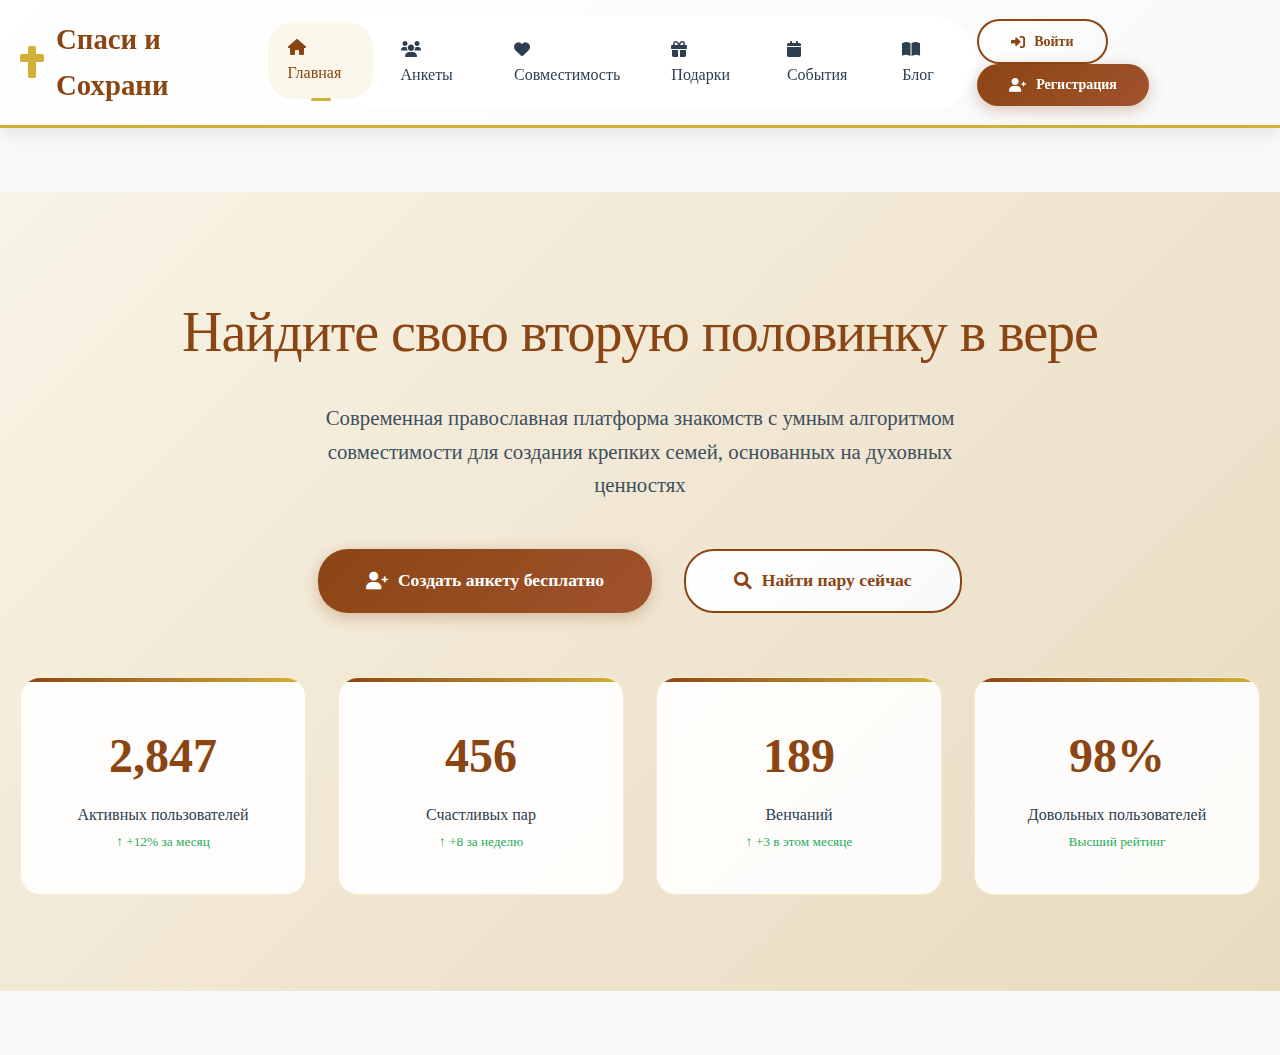
<file: enhanced-site-fixed.html>
<!DOCTYPE html>
<html lang="ru">
<head>
    <meta charset="UTF-8">
    <meta name="viewport" content="width=device-width, initial-scale=1.0">
    <title>Спаси и Сохрани - Православные знакомства</title>
    <link rel="stylesheet" href="https://cdnjs.cloudflare.com/ajax/libs/font-awesome/6.0.0/css/all.min.css">
    <style>
        * { margin: 0; padding: 0; box-sizing: border-box; }
        body { font-family: 'Segoe UI', Georgia, serif; background: #f8f9fa; color: #2c3e50; line-height: 1.6; overflow-x: hidden; }
        .container { max-width: 1400px; margin: 0 auto; padding: 0 20px; }

        /* Enhanced Header */
        .header { background: linear-gradient(135deg, #ffffff 0%, #f8f9fa 100%); border-bottom: 3px solid #d4af37; position: sticky; top: 0; z-index: 1000; box-shadow: 0 4px 20px rgba(0,0,0,0.1); backdrop-filter: blur(10px); }
        .header-content { display: flex; justify-content: space-between; align-items: center; padding: 1rem 0; }
        .logo { display: flex; align-items: center; gap: 12px; font-size: 1.8rem; font-weight: 700; color: #8b4513; cursor: pointer; transition: all 0.3s ease; }
        .logo:hover { transform: scale(1.05); }
        .logo i { color: #d4af37; font-size: 2rem; animation: pulse 2s infinite; }
        @keyframes pulse { 0%, 100% { opacity: 1; } 50% { opacity: 0.7; } }
        
        .nav { display: flex; gap: 0.5rem; list-style: none; background: rgba(255,255,255,0.9); padding: 0.5rem; border-radius: 50px; backdrop-filter: blur(10px); }
        .nav a { text-decoration: none; color: #2c3e50; font-weight: 500; transition: all 0.3s ease; cursor: pointer; padding: 0.8rem 1.2rem; border-radius: 25px; position: relative; }
        .nav a:hover, .nav a.active { color: #8b4513; background: rgba(212, 175, 55, 0.1); transform: translateY(-2px); }
        .nav a.active::after { content: ''; position: absolute; bottom: -2px; left: 50%; transform: translateX(-50%); width: 20px; height: 3px; background: #d4af37; border-radius: 2px; }

        /* Enhanced User Interface */
        .auth-buttons { display: flex; gap: 0.8rem; align-items: center; }
        .user-info { display: none; align-items: center; gap: 1rem; position: relative; }
        .user-avatar { width: 45px; height: 45px; background: linear-gradient(135deg, #8b4513, #d4af37); color: white; border-radius: 50%; display: flex; align-items: center; justify-content: center; font-weight: bold; cursor: pointer; border: 3px solid #ffffff; box-shadow: 0 4px 15px rgba(0,0,0,0.2); transition: all 0.3s ease; position: relative; }
        .user-avatar:hover { transform: scale(1.1); }

        /* Enhanced Buttons */
        .btn { padding: 0.8rem 2rem; border: none; border-radius: 25px; cursor: pointer; font-weight: 600; transition: all 0.3s ease; text-decoration: none; display: inline-flex; align-items: center; gap: 0.6rem; font-size: 14px; font-family: inherit; position: relative; overflow: hidden; }
        .btn::before { content: ''; position: absolute; top: 0; left: -100%; width: 100%; height: 100%; background: linear-gradient(90deg, transparent, rgba(255,255,255,0.2), transparent); transition: left 0.5s; }
        .btn:hover::before { left: 100%; }
        .btn-primary { background: linear-gradient(135deg, #8b4513, #a0522d); color: white; box-shadow: 0 4px 15px rgba(139, 69, 19, 0.3); }
        .btn-primary:hover { transform: translateY(-2px); box-shadow: 0 8px 25px rgba(139, 69, 19, 0.4); }
        .btn-secondary { background: linear-gradient(135deg, #ffffff, #f8f9fa); color: #8b4513; border: 2px solid #8b4513; }
        .btn-secondary:hover { background: linear-gradient(135deg, #8b4513, #a0522d); color: white; transform: translateY(-2px); }
        .btn-large { padding: 1.2rem 3rem; font-size: 1.1rem; border-radius: 30px; }
        .btn-small { padding: 0.6rem 1.2rem; font-size: 0.85rem; border-radius: 20px; }

        /* Enhanced Hero Section */
        .hero { background: linear-gradient(135deg, #f8f4e6 0%, #f0e6d2 50%, #e8dcc0 100%); color: #2c3e50; padding: 6rem 0; text-align: center; position: relative; overflow: hidden; }
        .hero-content { position: relative; z-index: 2; }
        .hero h1 { font-size: 3.5rem; margin-bottom: 1.5rem; color: #8b4513; font-weight: 300; letter-spacing: -1px; animation: fadeInUp 1s ease; }
        @keyframes fadeInUp { from { opacity: 0; transform: translateY(30px); } to { opacity: 1; transform: translateY(0); } }
        .hero p { font-size: 1.3rem; margin-bottom: 3rem; opacity: 0.9; max-width: 700px; margin-left: auto; margin-right: auto; animation: fadeInUp 1s ease 0.2s both; }
        .hero-buttons { display: flex; gap: 2rem; justify-content: center; flex-wrap: wrap; margin-bottom: 4rem; animation: fadeInUp 1s ease 0.4s both; }
        
        /* Enhanced Stats */
        .stats { display: grid; grid-template-columns: repeat(auto-fit, minmax(250px, 1fr)); gap: 2rem; margin-top: 4rem; }
        .stat-card { background: rgba(255,255,255,0.9); padding: 2.5rem; border-radius: 20px; text-align: center; transition: all 0.4s ease; border: 1px solid rgba(212, 175, 55, 0.2); position: relative; overflow: hidden; }
        .stat-card::before { content: ''; position: absolute; top: 0; left: 0; right: 0; height: 4px; background: linear-gradient(90deg, #8b4513, #d4af37); }
        .stat-card:hover { transform: translateY(-10px) scale(1.02); box-shadow: 0 20px 40px rgba(0,0,0,0.1); }
        .stat-number { font-size: 3rem; font-weight: 700; margin-bottom: 0.5rem; color: #8b4513; }

        /* Enhanced Sections */
        .section { padding: 4rem 0; display: none; min-height: 70vh; animation: fadeIn 0.5s ease; }
        @keyframes fadeIn { from { opacity: 0; } to { opacity: 1; } }
        .section.active { display: block; }
        .section-title { font-size: 2.5rem; margin-bottom: 3rem; text-align: center; color: #8b4513; font-weight: 300; position: relative; }
        .section-title::after { content: ''; position: absolute; bottom: -10px; left: 50%; transform: translateX(-50%); width: 60px; height: 3px; background: linear-gradient(90deg, #8b4513, #d4af37); border-radius: 2px; }

        /* Advanced Search */
        .search-container { background: white; padding: 2rem; border-radius: 20px; box-shadow: 0 10px 30px rgba(0,0,0,0.1); margin-bottom: 3rem; }
        .search-tabs { display: flex; gap: 1rem; margin-bottom: 2rem; border-bottom: 2px solid #f1f3f4; }
        .search-tab { padding: 1rem 2rem; cursor: pointer; border-radius: 10px 10px 0 0; transition: all 0.3s ease; font-weight: 500; }
        .search-tab.active { background: #8b4513; color: white; }
        .search-tab:not(.active):hover { background: #f8f9fa; }
        .search-filters { display: grid; grid-template-columns: repeat(auto-fit, minmax(200px, 1fr)); gap: 1.5rem; margin-bottom: 2rem; }
        .filter-input { width: 100%; padding: 1rem; border: 2px solid #e9ecef; border-radius: 10px; font-size: 1rem; transition: all 0.3s ease; background: #f8f9fa; }
        .filter-input:focus { outline: none; border-color: #8b4513; background: white; box-shadow: 0 0 0 3px rgba(139, 69, 19, 0.1); }
        .search-content { display: none; }
        .search-content.active { display: block; }

        /* Enhanced Profile Cards */
        .profiles-grid { display: grid; grid-template-columns: repeat(auto-fill, minmax(350px, 1fr)); gap: 2rem; margin-top: 2rem; }
        .profile-card { background: white; border-radius: 20px; overflow: hidden; box-shadow: 0 8px 25px rgba(0,0,0,0.1); transition: all 0.4s ease; cursor: pointer; border: 2px solid transparent; position: relative; }
        .profile-card:hover { transform: translateY(-8px); box-shadow: 0 20px 40px rgba(0,0,0,0.15); border-color: #d4af37; }
        .profile-photo { width: 100%; height: 250px; background: linear-gradient(135deg, #d4af37, #f4e4a6); display: flex; align-items: center; justify-content: center; color: white; font-size: 4rem; position: relative; }
        .profile-status { position: absolute; top: 15px; right: 15px; background: rgba(0,0,0,0.8); color: white; padding: 0.4rem 1rem; border-radius: 20px; font-size: 0.8rem; }
        .profile-status.online { background: rgba(39, 174, 96, 0.9); }
        .compatibility-badge { position: absolute; top: 15px; left: 15px; background: linear-gradient(135deg, #27ae60, #2ecc71); color: white; padding: 0.4rem 1rem; border-radius: 20px; font-size: 0.8rem; font-weight: 600; }
        .profile-content { padding: 2rem; }
        .profile-name { font-size: 1.4rem; font-weight: 600; color: #8b4513; }
        .profile-interests { display: flex; flex-wrap: wrap; gap: 0.6rem; margin: 1rem 0; }
        .interest-tag { background: linear-gradient(135deg, #8b4513, #a0522d); color: white; padding: 0.4rem 1rem; border-radius: 20px; font-size: 0.85rem; font-weight: 500; }

        /* Modal System */
        .modal { display: none; position: fixed; top: 0; left: 0; width: 100%; height: 100%; background: rgba(0,0,0,0.6); z-index: 2000; backdrop-filter: blur(5px); }
        .modal-content { position: absolute; top: 50%; left: 50%; transform: translate(-50%, -50%); background: white; padding: 0; border-radius: 20px; width: 90%; max-width: 800px; max-height: 90vh; overflow: hidden; box-shadow: 0 20px 60px rgba(0,0,0,0.3); }
        .modal-header { padding: 2rem; border-bottom: 2px solid #f1f3f4; background: linear-gradient(135deg, #f8f9fa, #ffffff); display: flex; justify-content: space-between; align-items: center; }
        .modal-close { background: none; border: none; font-size: 1.8rem; cursor: pointer; color: #666; }
        .modal-body { padding: 2rem; max-height: 60vh; overflow-y: auto; }

        /* Forms */
        .form-group { margin-bottom: 1.5rem; }
        .form-label { margin-bottom: 0.8rem; font-weight: 500; color: #2c3e50; display: block; }
        .form-input { width: 100%; padding: 1rem; border: 2px solid #e9ecef; border-radius: 12px; font-size: 1rem; transition: all 0.3s ease; background: #f8f9fa; }
        .form-input:focus { outline: none; border-color: #8b4513; background: white; box-shadow: 0 0 0 3px rgba(139, 69, 19, 0.1); }

        /* Chat Interface */
        .chat-container { background: white; border-radius: 20px; box-shadow: 0 10px 30px rgba(0,0,0,0.1); height: 600px; display: flex; flex-direction: column; overflow: hidden; }
        .chat-messages { flex: 1; padding: 1.5rem; overflow-y: auto; }
        .message-bubble { display: inline-block; padding: 1rem 1.5rem; border-radius: 20px; max-width: 75%; margin-bottom: 1rem; }
        .message-sent { text-align: right; }
        .message-sent .message-bubble { background: linear-gradient(135deg, #8b4513, #a0522d); color: white; }
        .message-received { text-align: left; }
        .message-received .message-bubble { background: white; color: #333; border: 1px solid #e9ecef; }

        /* Gifts & Calendar */
        .gifts-grid { display: grid; grid-template-columns: repeat(auto-fill, minmax(200px, 1fr)); gap: 1.5rem; }
        .gift-card { background: white; padding: 1.5rem; border-radius: 15px; text-align: center; box-shadow: 0 5px 15px rgba(0,0,0,0.1); transition: all 0.3s ease; cursor: pointer; }
        .gift-card:hover { transform: translateY(-5px); }
        .gift-icon { font-size: 3rem; margin-bottom: 1rem; }
        .calendar-container { background: white; border-radius: 20px; padding: 2rem; box-shadow: 0 5px 20px rgba(0,0,0,0.1); }

        /* Responsive */
        @media (max-width: 768px) {
            .hero h1 { font-size: 2.5rem; }
            .profiles-grid { grid-template-columns: 1fr; }
            .search-filters { grid-template-columns: 1fr; }
            .nav { flex-wrap: wrap; justify-content: center; }
            .header-content { flex-direction: column; gap: 1rem; }
        }
    </style>
</head>
<body>
    <!-- Header -->
    <header class="header">
        <div class="container">
            <div class="header-content">
                <div class="logo" onclick="showSection('home')">
                    <i class="fas fa-cross"></i>
                    <span>Спаси и Сохрани</span>
                </div>
                
                <nav class="nav">
                    <a href="javascript:void(0)" class="active" onclick="showSection('home')">
                        <i class="fas fa-home"></i> Главная
                    </a>
                    <a href="javascript:void(0)" onclick="showSection('profiles')">
                        <i class="fas fa-users"></i> Анкеты
                    </a>
                    <a href="javascript:void(0)" onclick="showSection('compatibility')">
                        <i class="fas fa-heart"></i> Совместимость
                    </a>
                    <a href="javascript:void(0)" onclick="showSection('gifts')">
                        <i class="fas fa-gift"></i> Подарки
                    </a>
                    <a href="javascript:void(0)" onclick="showSection('calendar')">
                        <i class="fas fa-calendar"></i> События
                    </a>
                    <a href="javascript:void(0)" onclick="showSection('blog')">
                        <i class="fas fa-book-open"></i> Блог
                    </a>
                </nav>
                
                <div class="auth-buttons">
                    <div id="authButtons">
                        <button class="btn btn-secondary" onclick="showModal('loginModal')">
                            <i class="fas fa-sign-in-alt"></i> Войти
                        </button>
                        <button class="btn btn-primary" onclick="showModal('registerModal')">
                            <i class="fas fa-user-plus"></i> Регистрация
                        </button>
                    </div>
                    
                    <div id="userInfo" class="user-info">
                        <span id="userName">Пользователь</span>
                        <div class="user-avatar" id="userAvatar" onclick="toggleUserMenu()">П</div>
                    </div>
                </div>
            </div>
        </div>
    </header>

    <!-- Hero Section -->
    <section id="home" class="section active">
        <div class="hero">
            <div class="container">
                <div class="hero-content">
                    <h1>Найдите свою вторую половинку в вере</h1>
                    <p>Современная православная платформа знакомств с умным алгоритмом совместимости для создания крепких семей, основанных на духовных ценностях</p>
                    
                    <div class="hero-buttons">
                        <button class="btn btn-primary btn-large" onclick="handleCreateProfile()">
                            <i class="fas fa-user-plus"></i> Создать анкету бесплатно
                        </button>
                        <button class="btn btn-secondary btn-large" onclick="showSection('profiles')">
                            <i class="fas fa-search"></i> Найти пару сейчас
                        </button>
                    </div>
                    
                    <div class="stats">
                        <div class="stat-card">
                            <div class="stat-number">2,847</div>
                            <div>Активных пользователей</div>
                            <small style="color: #27ae60;">↑ +12% за месяц</small>
                        </div>
                        <div class="stat-card">
                            <div class="stat-number">456</div>
                            <div>Счастливых пар</div>
                            <small style="color: #27ae60;">↑ +8 за неделю</small>
                        </div>
                        <div class="stat-card">
                            <div class="stat-number">189</div>
                            <div>Венчаний</div>
                            <small style="color: #27ae60;">↑ +3 в этом месяце</small>
                        </div>
                        <div class="stat-card">
                            <div class="stat-number">98%</div>
                            <div>Довольных пользователей</div>
                            <small style="color: #27ae60;">Высший рейтинг</small>
                        </div>
                    </div>
                </div>
            </div>
        </div>
    </section>

    <!-- Profiles Section -->
    <section id="profiles" class="section">
        <div class="container">
            <h2 class="section-title">Поиск анкет</h2>
            
            <div class="search-container">
                <div class="search-tabs">
                    <div class="search-tab active" onclick="switchSearchTab('basic')">
                        <i class="fas fa-search"></i> Быстрый поиск
                    </div>
                    <div class="search-tab" onclick="switchSearchTab('advanced')">
                        <i class="fas fa-sliders-h"></i> Расширенный поиск
                    </div>
                    <div class="search-tab" onclick="switchSearchTab('compatibility')">
                        <i class="fas fa-heart"></i> По совместимости
                    </div>
                </div>

                <div id="basicSearch" class="search-content active">
                    <div class="search-filters">
                        <div>
                            <label style="display: block; margin-bottom: 0.5rem; font-weight: 500;">Я ищу</label>
                            <select class="filter-input" id="quickGender">
                                <option value="">Любой пол</option>
                                <option value="male">Мужчину</option>
                                <option value="female">Женщину</option>
                            </select>
                        </div>
                        <div>
                            <label style="display: block; margin-bottom: 0.5rem; font-weight: 500;">Возраст от</label>
                            <input type="number" class="filter-input" id="quickAgeFrom" min="18" max="80" placeholder="18">
                        </div>
                        <div>
                            <label style="display: block; margin-bottom: 0.5rem; font-weight: 500;">Возраст до</label>
                            <input type="number" class="filter-input" id="quickAgeTo" min="18" max="80" placeholder="50">
                        </div>
                        <div>
                            <label style="display: block; margin-bottom: 0.5rem; font-weight: 500;">Город</label>
                            <input type="text" class="filter-input" id="quickCity" placeholder="Введите город">
                        </div>
                    </div>
                </div>

                <div id="advancedSearch" class="search-content">
                    <div class="search-filters">
                        <div>
                            <label style="display: block; margin-bottom: 0.5rem; font-weight: 500;">Воцерковленность</label>
                            <select class="filter-input" id="advancedChurch">
                                <option value="">Любая</option>
                                <option value="воцерковленный">Воцерковленный</option>
                                <option value="неофит">Неофит</option>
                                <option value="ищущий">Ищущий</option>
                            </select>
                        </div>
                        <div>
                            <label style="display: block; margin-bottom: 0.5rem; font-weight: 500;">Семейное положение</label>
                            <select class="filter-input" id="advancedMarital">
                                <option value="">Любое</option>
                                <option value="холост">Холост/Не замужем</option>
                                <option value="разведен">Разведен(а)</option>
                                <option value="вдовец">Вдовец/Вдова</option>
                            </select>
                        </div>
                        <div>
                            <label style="display: block; margin-bottom: 0.5rem; font-weight: 500;">Образование</label>
                            <select class="filter-input" id="advancedEducation">
                                <option value="">Любое</option>
                                <option value="среднее">Среднее</option>
                                <option value="высшее">Высшее</option>
                                <option value="богословское">Богословское</option>
                            </select>
                        </div>
                        <div>
                            <label style="display: block; margin-bottom: 0.5rem; font-weight: 500;">Дети</label>
                            <select class="filter-input" id="advancedChildren">
                                <option value="">Не важно</option>
                                <option value="нет">Нет детей</option>
                                <option value="есть">Есть дети</option>
                                <option value="хочет">Хочет детей</option>
                            </select>
                        </div>
                    </div>
                </div>

                <div id="compatibilitySearch" class="search-content">
                    <div class="search-filters">
                        <div>
                            <label style="display: block; margin-bottom: 0.5rem; font-weight: 500;">Совместимость от</label>
                            <input type="range" class="filter-input" id="compatibilityMin" min="0" max="100" value="70" oninput="updateCompatibilityValue(this.value)">
                            <span id="compatibilityMinValue">70%</span>
                        </div>
                        <div>
                            <label style="display: block; margin-bottom: 0.5rem; font-weight: 500;">Приоритет: Духовность</label>
                            <input type="range" class="filter-input" id="spiritualityWeight" min="1" max="5" value="5">
                        </div>
                        <div>
                            <label style="display: block; margin-bottom: 0.5rem; font-weight: 500;">Приоритет: Интересы</label>
                            <input type="range" class="filter-input" id="interestsWeight" min="1" max="5" value="3">
                        </div>
                        <div>
                            <label style="display: block; margin-bottom: 0.5rem; font-weight: 500;">Приоритет: Образ жизни</label>
                            <input type="range" class="filter-input" id="lifestyleWeight" min="1" max="5" value="4">
                        </div>
                    </div>
                </div>

                <div style="text-align: center; margin-top: 2rem;">
                    <button class="btn btn-primary btn-large" onclick="performSearch()">
                        <i class="fas fa-search"></i> Найти совпадения
                    </button>
                    <button class="btn btn-secondary" onclick="clearFilters()">
                        <i class="fas fa-eraser"></i> Очистить фильтры
                    </button>
                    <button class="btn btn-secondary" onclick="saveSearchFilters()">
                        <i class="fas fa-save"></i> Сохранить поиск
                    </button>
                </div>
            </div>

            <div class="profiles-grid" id="profilesGrid"></div>
            
            <div style="text-align: center; margin-top: 3rem;" id="loadMoreContainer">
                <button class="btn btn-primary btn-large" onclick="loadMoreProfiles()">
                    <i class="fas fa-plus"></i> Показать ещё анкеты
                </button>
            </div>
        </div>
    </section>

    <!-- Compatibility Section -->
    <section id="compatibility" class="section">
        <div class="container">
            <h2 class="section-title">Система совместимости</h2>
            
            <div style="background: white; padding: 2rem; border-radius: 20px; margin-bottom: 2rem; box-shadow: 0 5px 20px rgba(0,0,0,0.1);">
                <h3 style="color: #8b4513; margin-bottom: 2rem;">Ваши лучшие совпадения</h3>
                <div id="compatibilityMatches"></div>
            </div>

            <div style="background: white; padding: 2rem; border-radius: 20px; box-shadow: 0 5px 20px rgba(0,0,0,0.1);">
                <h3 style="color: #8b4513; margin-bottom: 2rem;">Как работает совместимость</h3>
                <div style="display: grid; grid-template-columns: repeat(auto-fit, minmax(200px, 1fr)); gap: 1rem;">
                    <div style="padding: 1rem; background: #f8f9fa; border-radius: 10px; text-align: center;">
                        <i class="fas fa-cross" style="color: #8b4513; font-size: 2rem; margin-bottom: 1rem;"></i>
                        <h4>Духовность</h4>
                        <p>Уровень воцерковленности, участие в церковной жизни</p>
                    </div>
                    <div style="padding: 1rem; background: #f8f9fa; border-radius: 10px; text-align: center;">
                        <i class="fas fa-heart" style="color: #e74c3c; font-size: 2rem; margin-bottom: 1rem;"></i>
                        <h4>Ценности</h4>
                        <p>Отношение к семье, браку, детям</p>
                    </div>
                    <div style="padding: 1rem; background: #f8f9fa; border-radius: 10px; text-align: center;">
                        <i class="fas fa-users" style="color: #3498db; font-size: 2rem; margin-bottom: 1rem;"></i>
                        <h4>Интересы</h4>
                        <p>Общие увлечения и хобби</p>
                    </div>
                    <div style="padding: 1rem; background: #f8f9fa; border-radius: 10px; text-align: center;">
                        <i class="fas fa-home" style="color: #27ae60; font-size: 2rem; margin-bottom: 1rem;"></i>
                        <h4>Образ жизни</h4>
                        <p>Привычки, режим, отношение к здоровью</p>
                    </div>
                </div>
            </div>
        </div>
    </section>

    <!-- Gifts Section -->
    <section id="gifts" class="section">
        <div class="container">
            <h2 class="section-title">Виртуальные подарки</h2>
            <p style="text-align: center; margin-bottom: 3rem; color: #666; font-size: 1.1rem;">
                Выразите свои чувства с помощью символических подарков
            </p>
            
            <div class="gifts-grid">
                <div class="gift-card" onclick="selectGift('rose')">
                    <div class="gift-icon">🌹</div>
                    <h4>Роза</h4>
                    <p>Классический знак внимания</p>
                    <div style="font-weight: 600; color: #8b4513; font-size: 1.2rem;">50 ₽</div>
                </div>
                <div class="gift-card" onclick="selectGift('candle')">
                    <div class="gift-icon">🕯️</div>
                    <h4>Свеча</h4>
                    <p>Символ молитвы и духовности</p>
                    <div style="font-weight: 600; color: #8b4513; font-size: 1.2rem;">75 ₽</div>
                </div>
                <div class="gift-card" onclick="selectGift('icon')">
                    <div class="gift-icon">🖼️</div>
                    <h4>Икона</h4>
                    <p>Духовный подарок</p>
                    <div style="font-weight: 600; color: #8b4513; font-size: 1.2rem;">150 ₽</div>
                </div>
                <div class="gift-card" onclick="selectGift('book')">
                    <div class="gift-icon">📖</div>
                    <h4>Духовная книга</h4>
                    <p>Подарок для души</p>
                    <div style="font-weight: 600; color: #8b4513; font-size: 1.2rem;">200 ₽</div>
                </div>
                <div class="gift-card" onclick="selectGift('cross')">
                    <div class="gift-icon">✝️</div>
                    <h4>Крестик</h4>
                    <p>Оберег и символ веры</p>
                    <div style="font-weight: 600; color: #8b4513; font-size: 1.2rem;">300 ₽</div>
                </div>
                <div class="gift-card" onclick="selectGift('ring')">
                    <div class="gift-icon">💍</div>
                    <h4>Кольцо</h4>
                    <p>Серьёзные намерения</p>
                    <div style="font-weight: 600; color: #8b4513; font-size: 1.2rem;">500 ₽</div>
                </div>
            </div>
        </div>
    </section>

    <!-- Calendar Section -->
    <section id="calendar" class="section">
        <div class="container">
            <h2 class="section-title">Календарь православных событий</h2>
            
            <div class="calendar-container">
                <div style="display: flex; justify-content: space-between; align-items: center; margin-bottom: 2rem;">
                    <h3 id="calendarMonth">Март 2024</h3>
                    <div style="display: flex; gap: 1rem;">
                        <button style="width: 40px; height: 40px; border: none; border-radius: 50%; background: #8b4513; color: white; cursor: pointer;" onclick="previousMonth()">
                            <i class="fas fa-chevron-left"></i>
                        </button>
                        <button style="width: 40px; height: 40px; border: none; border-radius: 50%; background: #8b4513; color: white; cursor: pointer;" onclick="nextMonth()">
                            <i class="fas fa-chevron-right"></i>
                        </button>
                    </div>
                </div>
                
                <div id="calendarGrid" style="display: grid; grid-template-columns: repeat(7, 1fr); gap: 1px; background: #e9ecef; border-radius: 10px; overflow: hidden;">
                    <!-- Calendar will be generated here -->
                </div>
            </div>

            <div style="margin-top: 2rem; display: grid; grid-template-columns: repeat(auto-fit, minmax(300px, 1fr)); gap: 2rem;">
                <div style="background: white; padding: 2rem; border-radius: 20px; box-shadow: 0 5px 20px rgba(0,0,0,0.1);">
                    <h4 style="color: #8b4513; margin-bottom: 1rem;">Ближайшие события</h4>
                    <div id="upcomingEvents"></div>
                </div>
                <div style="background: white; padding: 2rem; border-radius: 20px; box-shadow: 0 5px 20px rgba(0,0,0,0.1);">
                    <h4 style="color: #8b4513; margin-bottom: 1rem;">Православные праздники</h4>
                    <div id="orthodoxHolidays"></div>
                </div>
            </div>
        </div>
    </section>

    <!-- Blog Section -->
    <section id="blog" class="section">
        <div class="container">
            <h2 class="section-title">Православный блог</h2>
            <div id="blogGrid" style="display: grid; grid-template-columns: repeat(auto-fit, minmax(400px, 1fr)); gap: 2rem; margin-top: 2rem;">
                <!-- Blog posts will be loaded here -->
            </div>
        </div>
    </section>

    <!-- Messages Section -->
    <section id="messages" class="section">
        <div class="container">
            <h2 class="section-title">Сообщения</h2>
            <div class="chat-container">
                <div style="padding: 1.5rem; border-bottom: 2px solid #f1f3f4; background: linear-gradient(135deg, #f8f9fa, #ffffff);">
                    <h3>Чат с Мария</h3>
                    <span style="color: #27ae60;">● Онлайн</span>
                </div>
                <div class="chat-messages" id="chatMessages">
                    <div class="message-received">
                        <div class="message-bubble">Здравствуйте! Меня заинтересовала ваша анкета.</div>
                    </div>
                    <div class="message-sent">
                        <div class="message-bubble">Здравствуйте! Очень приятно познакомиться.</div>
                    </div>
                </div>
                <div style="padding: 1.5rem; border-top: 2px solid #f1f3f4; background: white;">
                    <div style="display: flex; gap: 1rem; align-items: center;">
                        <input type="text" placeholder="Введите сообщение..." id="messageInput" style="flex: 1; padding: 1rem; border: 2px solid #e9ecef; border-radius: 25px;" onkeypress="handleEnterKey(event)">
                        <button class="btn btn-primary" onclick="sendMessage()" style="border-radius: 50%; width: 50px; height: 50px; padding: 0;">
                            <i class="fas fa-paper-plane"></i>
                        </button>
                    </div>
                </div>
            </div>
        </div>
    </section>

    <!-- Modals -->
    <div id="loginModal" class="modal">
        <div class="modal-content">
            <div class="modal-header">
                <h2>Вход в систему</h2>
                <button class="modal-close" onclick="closeModal('loginModal')">&times;</button>
            </div>
            <div class="modal-body">
                <form onsubmit="login(event)">
                    <div class="form-group">
                        <label class="form-label">Email</label>
                        <input type="email" class="form-input" required id="loginEmail" placeholder="example@mail.ru">
                    </div>
                    <div class="form-group">
                        <label class="form-label">Пароль</label>
                        <input type="password" class="form-input" required id="loginPassword" placeholder="Введите пароль">
                    </div>
                    <button type="submit" class="btn btn-primary" style="width: 100%;">
                        <i class="fas fa-sign-in-alt"></i> Войти
                    </button>
                </form>
            </div>
        </div>
    </div>

    <div id="registerModal" class="modal">
        <div class="modal-content">
            <div class="modal-header">
                <h2>Регистрация</h2>
                <button class="modal-close" onclick="closeModal('registerModal')">&times;</button>
            </div>
            <div class="modal-body">
                <form onsubmit="register(event)">
                    <div class="form-group">
                        <label class="form-label">Имя</label>
                        <input type="text" class="form-input" required id="registerName" placeholder="Ваше имя">
                    </div>
                    <div class="form-group">
                        <label class="form-label">Email</label>
                        <input type="email" class="form-input" required id="registerEmail" placeholder="example@mail.ru">
                    </div>
                    <div class="form-group">
                        <label class="form-label">Пароль</label>
                        <input type="password" class="form-input" required id="registerPassword" placeholder="Минимум 6 символов">
                    </div>
                    <button type="submit" class="btn btn-primary" style="width: 100%;">
                        <i class="fas fa-user-plus"></i> Зарегистрироваться
                    </button>
                </form>
            </div>
        </div>
    </div>

    <!-- Notification -->
    <div id="notification" style="position: fixed; top: 30px; right: 30px; background: white; color: #2c3e50; padding: 1.2rem 2rem; border-radius: 12px; box-shadow: 0 10px 30px rgba(0,0,0,0.2); display: none; z-index: 3000; border-left: 4px solid #27ae60; min-width: 300px;"></div>

    <script>
        let currentUser = null;
        let profiles = [
            {
                id: 1, name: 'Мария', age: 28, city: 'Москва', avatar: 'М', gender: 'female',
                churchStatus: 'воцерковленная', maritalStatus: 'не замужем', online: true,
                quote: 'Ищу верующего человека для создания крепкой православной семьи',
                interests: ['паломничество', 'церковное пение', 'чтение'], compatibility: 92
            },
            {
                id: 2, name: 'Александр', age: 32, city: 'Санкт-Петербург', avatar: 'А', gender: 'male',
                churchStatus: 'воцерковленный', maritalStatus: 'холост', online: true,
                quote: 'Воцерковленный христианин, ищу спутницу жизни для совместного пути к Богу',
                interests: ['богословие', 'благотворительность', 'чтение'], compatibility: 88
            },
            {
                id: 3, name: 'Елена', age: 26, city: 'Екатеринбург', avatar: 'Е', gender: 'female',
                churchStatus: 'неофит', maritalStatus: 'не замужем', online: false,
                quote: 'Недавно пришла к вере, ищу человека для духовного роста',
                interests: ['богословие', 'природа', 'чтение'], compatibility: 85
            },
            {
                id: 4, name: 'Дмитрий', age: 29, city: 'Казань', avatar: 'Д', gender: 'male',
                churchStatus: 'воцерковленный', maritalStatus: 'холост', online: true,
                quote: 'Служу в алтаре, ищу православную спутницу жизни',
                interests: ['церковное пение', 'паломничество', 'благотворительность'], compatibility: 90
            },
            {
                id: 5, name: 'Анна', age: 25, city: 'Новосибирск', avatar: 'А', gender: 'female',
                churchStatus: 'воцерковленная', maritalStatus: 'не замужем', online: false,
                quote: 'Преподаю в воскресной школе, мечтаю о православной семье',
                interests: ['чтение', 'рукоделие', 'паломничество'], compatibility: 87
            }
        ];

        let blogPosts = [
            {
                id: 1, title: 'Как создать православную семью в современном мире',
                date: '10 марта 2024', author: 'Протоиерей Андрей Ткачев',
                excerpt: 'О том, какие принципы должны лежать в основе православной семьи и как их применять в повседневной жизни...',
                readTime: '5 мин'
            },
            {
                id: 2, title: 'Православные традиции знакомства и сватовства',
                date: '8 марта 2024', author: 'Матушка Елена Морозова',
                excerpt: 'Исторический взгляд на традиции знакомства в православной культуре и их современная актуальность...',
                readTime: '7 мин'
            },
            {
                id: 3, title: 'Молитва в семейной жизни',
                date: '5 марта 2024', author: 'Иерей Димитрий Смирнов',
                excerpt: 'О важности совместной молитвы супругов и воспитании детей в православной вере...',
                readTime: '4 мин'
            }
        ];

        let events = [
            {
                id: 1, title: 'Паломничество в Троице-Сергиеву лавру',
                date: '15 марта 2024', location: 'Сергиев Посад',
                description: 'Однодневное паломничество с посещением святынь лавры'
            },
            {
                id: 2, title: 'Встреча православной молодежи',
                date: '22 марта 2024', location: 'Москва',
                description: 'Беседа о семейных ценностях и создании православной семьи'
            },
            {
                id: 3, title: 'Благотворительный концерт',
                date: '5 апреля 2024', location: 'Санкт-Петербург',
                description: 'Концерт церковной музыки в поддержку детского приюта'
            }
        ];

        let holidays = [
            { date: '7 марта', name: 'Обретение главы Иоанна Предтечи' },
            { date: '15 марта', name: 'Иконы Божией Матери "Державная"' },
            { date: '22 марта', name: 'Сорок мучеников Севастийских' },
            { date: '7 апреля', name: 'Благовещение Пресвятой Богородицы' }
        ];

        // Create profile card
        function createProfileCard(profile) {
            const interestTags = profile.interests.map(interest => `<span class="interest-tag">${interest}</span>`).join('');
            const statusClass = profile.online ? 'online' : '';
            const statusText = profile.online ? 'Онлайн' : 'Был(а) недавно';
            
            return `
                <div class="profile-card" onclick="showProfileDetails(${profile.id})">
                    <div class="profile-photo">
                        ${profile.avatar}
                        <div class="profile-status ${statusClass}">${statusText}</div>
                        <div class="compatibility-badge">${profile.compatibility}% совместимость</div>
                    </div>
                    <div class="profile-content">
                        <div class="profile-name">${profile.name}, ${profile.age} лет</div>
                        <div style="color: #666; margin: 0.5rem 0;"><i class="fas fa-map-marker-alt"></i> ${profile.city}</div>
                        <div style="font-style: italic; color: #555; margin: 1rem 0; padding: 1rem; background: #f8f9fa; border-radius: 8px;">"${profile.quote}"</div>
                        <div class="profile-interests">${interestTags}</div>
                        <div style="display: flex; gap: 0.8rem; margin-top: 1rem;">
                            <button class="btn btn-primary btn-small" onclick="handleMessage(event, ${profile.id})">
                                <i class="fas fa-envelope"></i> Написать
                            </button>
                            <button class="btn btn-secondary btn-small" onclick="handleFavorite(event, ${profile.id})">
                                <i class="fas fa-heart"></i> В избранное
                            </button>
                        </div>
                    </div>
                </div>
            `;
        }

        // Load profiles
        function loadProfiles() {
            const grid = document.getElementById('profilesGrid');
            if (grid) {
                grid.innerHTML = profiles.map(profile => createProfileCard(profile)).join('');
            }
        }

        // Load compatibility matches
        function loadCompatibilityMatches() {
            const container = document.getElementById('compatibilityMatches');
            if (!container) return;
            
            const topMatches = profiles.slice(0, 3);
            container.innerHTML = topMatches.map(profile => `
                <div style="display: flex; align-items: center; gap: 1rem; padding: 1rem; background: #f8f9fa; border-radius: 10px; margin-bottom: 1rem;">
                    <div style="width: 60px; height: 60px; background: linear-gradient(135deg, #d4af37, #f4e4a6); border-radius: 50%; display: flex; align-items: center; justify-content: center; color: white; font-size: 1.5rem; font-weight: bold;">
                        ${profile.avatar}
                    </div>
                    <div style="flex: 1;">
                        <div style="font-weight: 600; color: #8b4513;">${profile.name}, ${profile.age} лет</div>
                        <div style="color: #666; font-size: 0.9rem;"><i class="fas fa-map-marker-alt"></i> ${profile.city}</div>
                    </div>
                    <div style="text-align: right;">
                        <div style="font-size: 1.2rem; font-weight: 600; color: #27ae60;">${profile.compatibility}%</div>
                        <div style="font-size: 0.8rem; color: #666;">совместимость</div>
                    </div>
                </div>
            `).join('');
        }

        // Load blog
        function loadBlog() {
            const blogGrid = document.getElementById('blogGrid');
            if (!blogGrid) return;
            
            blogGrid.innerHTML = blogPosts.map(post => `
                <div style="background: white; border-radius: 15px; overflow: hidden; box-shadow: 0 5px 15px rgba(0,0,0,0.1); cursor: pointer; transition: transform 0.3s;" onclick="showBlogPost(${post.id})">
                    <div style="width: 100%; height: 200px; background: linear-gradient(135deg, #d4af37, #f4e4a6); display: flex; align-items: center; justify-content: center; color: white; font-size: 2rem;">
                        <i class="fas fa-book-open"></i>
                    </div>
                    <div style="padding: 1.5rem;">
                        <div style="color: #8b4513; font-size: 0.9rem; margin-bottom: 0.5rem;"><i class="fas fa-calendar"></i> ${post.date}</div>
                        <div style="font-size: 1.2rem; font-weight: bold; margin-bottom: 1rem; color: #2c3e50;">${post.title}</div>
                        <div style="color: #666; margin-bottom: 1rem;">${post.excerpt}</div>
                        <div style="display: flex; justify-content: space-between; align-items: center; padding-top: 1rem; border-top: 1px solid #eee;">
                            <span style="color: #8b4513; font-weight: 500;">@${post.author}</span>
                            <span style="color: #666;"><i class="fas fa-clock"></i> ${post.readTime}</span>
                        </div>
                    </div>
                </div>
            `).join('');
        }

        // Load events
        function loadEvents() {
            const container = document.getElementById('upcomingEvents');
            if (!container) return;
            
            container.innerHTML = events.map(event => `
                <div style="padding: 1rem; background: #f8f9fa; border-radius: 8px; margin-bottom: 1rem;">
                    <div style="font-weight: 600; color: #8b4513; margin-bottom: 0.5rem;">${event.title}</div>
                    <div style="color: #666; font-size: 0.9rem; margin-bottom: 0.3rem;">
                        <i class="fas fa-calendar"></i> ${event.date}
                    </div>
                    <div style="color: #666; font-size: 0.9rem; margin-bottom: 0.5rem;">
                        <i class="fas fa-map-marker-alt"></i> ${event.location}
                    </div>
                    <div style="color: #555; font-size: 0.85rem;">${event.description}</div>
                </div>
            `).join('');
        }

        // Load holidays
        function loadHolidays() {
            const container = document.getElementById('orthodoxHolidays');
            if (!container) return;
            
            container.innerHTML = holidays.map(holiday => `
                <div style="display: flex; justify-content: space-between; align-items: center; padding: 0.8rem; background: #f8f9fa; border-radius: 8px; margin-bottom: 0.5rem;">
                    <div style="font-weight: 500; color: #8b4513;">${holiday.name}</div>
                    <div style="color: #666; font-size: 0.9rem;">${holiday.date}</div>
                </div>
            `).join('');
        }

        // Show section
        function showSection(sectionId) {
            document.querySelectorAll('.section').forEach(section => section.classList.remove('active'));
            const section = document.getElementById(sectionId);
            if (section) {
                section.classList.add('active');
                document.querySelectorAll('.nav a').forEach(link => link.classList.remove('active'));
                const activeLink = document.querySelector(`[onclick="showSection('${sectionId}')"]`);
                if (activeLink) activeLink.classList.add('active');
                window.scrollTo(0, 0);
                
                // Load specific content for sections
                if (sectionId === 'compatibility') {
                    loadCompatibilityMatches();
                } else if (sectionId === 'calendar') {
                    loadEvents();
                    loadHolidays();
                }
            }
        }

        // Search functions
        function switchSearchTab(tabName) {
            document.querySelectorAll('.search-tab').forEach(tab => tab.classList.remove('active'));
            document.querySelectorAll('.search-content').forEach(content => content.classList.remove('active'));
            
            const activeTab = document.querySelector(`[onclick="switchSearchTab('${tabName}')"]`);
            const activeContent = document.getElementById(tabName + 'Search');
            
            if (activeTab) activeTab.classList.add('active');
            if (activeContent) activeContent.classList.add('active');
        }

        function updateCompatibilityValue(value) {
            document.getElementById('compatibilityMinValue').textContent = value + '%';
        }

        function performSearch() {
            const gender = document.getElementById('quickGender').value;
            const ageFrom = document.getElementById('quickAgeFrom').value;
            const ageTo = document.getElementById('quickAgeTo').value;
            const city = document.getElementById('quickCity').value;
            
            let results = [...profiles];
            
            if (gender) results = results.filter(p => p.gender === gender);
            if (ageFrom) results = results.filter(p => p.age >= parseInt(ageFrom));
            if (ageTo) results = results.filter(p => p.age <= parseInt(ageTo));
            if (city) results = results.filter(p => p.city.toLowerCase().includes(city.toLowerCase()));
            
            const grid = document.getElementById('profilesGrid');
            if (grid) {
                grid.innerHTML = results.map(profile => createProfileCard(profile)).join('');
            }
            
            showNotification(`Найдено анкет: ${results.length}`);
        }

        function clearFilters() {
            // Clear basic search
            document.getElementById('quickGender').value = '';
            document.getElementById('quickAgeFrom').value = '';
            document.getElementById('quickAgeTo').value = '';
            document.getElementById('quickCity').value = '';
            
            // Clear advanced search
            const advancedInputs = ['advancedChurch', 'advancedMarital', 'advancedEducation', 'advancedChildren'];
            advancedInputs.forEach(id => {
                const element = document.getElementById(id);
                if (element) element.value = '';
            });
            
            // Clear compatibility search
            document.getElementById('compatibilityMin').value = '70';
            updateCompatibilityValue('70');
            document.getElementById('spiritualityWeight').value = '5';
            document.getElementById('interestsWeight').value = '3';
            document.getElementById('lifestyleWeight').value = '4';
            
            loadProfiles();
            showNotification('Фильтры очищены');
        }

        function saveSearchFilters() {
            showNotification('Фильтры поиска сохранены');
        }

        function loadMoreProfiles() {
            showNotification('Загружаем дополнительные анкеты...', 'info');
            // Simulate loading more profiles
            setTimeout(() => {
                showNotification('Загружены новые анкеты');
            }, 1000);
        }

        // Handle functions
        function handleMessage(event, profileId) {
            event.stopPropagation();
            if (!currentUser) {
                showNotification('Для отправки сообщений необходимо войти в систему', 'warning');
                showModal('loginModal');
                return;
            }
            showNotification('Переход в чат...');
            showSection('messages');
        }

        function handleFavorite(event, profileId) {
            event.stopPropagation();
            if (!currentUser) {
                showNotification('Для добавления в избранное необходимо войти в систему', 'warning');
                showModal('loginModal');
                return;
            }
            
            const profile = profiles.find(p => p.id === profileId);
            showNotification(`${profile ? profile.name : 'Анкета'} добавлена в избранное`);
        }

        function handleCreateProfile() {
            if (!currentUser) {
                showNotification('Для создания анкеты необходимо войти в систему', 'warning');
                showModal('loginModal');
                return;
            }
            showNotification('Функция создания анкеты будет доступна в полной версии', 'info');
        }

        // Gift functions
        function selectGift(giftType) {
            if (!currentUser) {
                showNotification('Для отправки подарков необходимо войти в систему', 'warning');
                showModal('loginModal');
                return;
            }
            
            const giftNames = {
                'rose': 'Роза',
                'candle': 'Свеча',
                'icon': 'Икона',
                'book': 'Духовная книга',
                'cross': 'Крестик',
                'ring': 'Кольцо'
            };
            
            showNotification(`Подарок "${giftNames[giftType]}" будет отправлен!`);
        }

        // Calendar functions
        function previousMonth() {
            showNotification('Показан предыдущий месяц');
        }

        function nextMonth() {
            showNotification('Показан следующий месяц');
        }

        // Chat functions
        function sendMessage() {
            const input = document.getElementById('messageInput');
            if (!input || !input.value.trim()) return;
            
            const messagesContainer = document.getElementById('chatMessages');
            if (!messagesContainer) return;
            
            const messageDiv = document.createElement('div');
            messageDiv.className = 'message-sent';
            messageDiv.innerHTML = `<div class="message-bubble">${input.value}</div>`;
            messagesContainer.appendChild(messageDiv);
            input.value = '';
            
            // Auto-scroll
            messagesContainer.scrollTop = messagesContainer.scrollHeight;
            
            // Simulate response
            setTimeout(() => {
                const responseDiv = document.createElement('div');
                responseDiv.className = 'message-received';
                responseDiv.innerHTML = `<div class="message-bubble">Спасибо за сообщение! Очень приятно общаться.</div>`;
                messagesContainer.appendChild(responseDiv);
                messagesContainer.scrollTop = messagesContainer.scrollHeight;
            }, 2000);
        }

        function handleEnterKey(event) {
            if (event.key === 'Enter') {
                sendMessage();
            }
        }

        // Modal functions
        function showModal(modalId) {
            const modal = document.getElementById(modalId);
            if (modal) modal.style.display = 'block';
        }

        function closeModal(modalId) {
            const modal = document.getElementById(modalId);
            if (modal) modal.style.display = 'none';
        }

        function toggleUserMenu() {
            // User menu functionality - placeholder
            showNotification('Меню пользователя', 'info');
        }

        function showProfileDetails(profileId) {
            const profile = profiles.find(p => p.id === profileId);
            if (profile) {
                showNotification(`Просмотр профиля: ${profile.name}`);
            }
        }

        function showBlogPost(postId) {
            const post = blogPosts.find(p => p.id === postId);
            if (post) {
                showNotification(`Читаем: ${post.title}`, 'info');
            }
        }

        // Auth functions
        function login(event) {
            event.preventDefault();
            const email = document.getElementById('loginEmail').value;
            const password = document.getElementById('loginPassword').value;
            
            if (email && password) {
                currentUser = { name: email.split('@')[0], email: email };
                updateAuthUI();
                closeModal('loginModal');
                showNotification('Добро пожаловать! Вход выполнен успешно!');
                
                // Clear form
                document.getElementById('loginEmail').value = '';
                document.getElementById('loginPassword').value = '';
            }
        }

        function register(event) {
            event.preventDefault();
            const name = document.getElementById('registerName').value;
            const email = document.getElementById('registerEmail').value;
            const password = document.getElementById('registerPassword').value;
            
            if (name && email && password) {
                currentUser = { name: name, email: email };
                updateAuthUI();
                closeModal('registerModal');
                showNotification(`Добро пожаловать, ${name}! Регистрация успешна!`);
                
                // Clear form
                document.getElementById('registerName').value = '';
                document.getElementById('registerEmail').value = '';
                document.getElementById('registerPassword').value = '';
            }
        }

        function updateAuthUI() {
            const authButtons = document.getElementById('authButtons');
            const userInfo = document.getElementById('userInfo');
            const userName = document.getElementById('userName');
            const userAvatar = document.getElementById('userAvatar');
            
            if (currentUser) {
                if (authButtons) authButtons.style.display = 'none';
                if (userInfo) userInfo.style.display = 'flex';
                if (userName) userName.textContent = currentUser.name;
                if (userAvatar) userAvatar.textContent = currentUser.name.charAt(0).toUpperCase();
            } else {
                if (authButtons) authButtons.style.display = 'flex';
                if (userInfo) userInfo.style.display = 'none';
            }
        }

        function showNotification(message, type = 'success') {
            const notification = document.getElementById('notification');
            if (!notification) return;
            
            notification.textContent = message;
            notification.style.display = 'block';
            
            // Update border color based on type
            const colors = {
                'success': '#27ae60',
                'error': '#e74c3c',
                'warning': '#f39c12',
                'info': '#3498db'
            };
            
            notification.style.borderLeftColor = colors[type] || colors.success;
            
            setTimeout(() => {
                notification.style.display = 'none';
            }, 4000);
        }

        // Initialize
        document.addEventListener('DOMContentLoaded', function() {
            loadProfiles();
            loadBlog();
            
            // Close modals on outside click
            window.addEventListener('click', function(e) {
                if (e.target.classList.contains('modal')) {
                    e.target.style.display = 'none';
                }
            });
            
            // Initialize search tab
            switchSearchTab('basic');
        });
    </script>
</body>
</html>
</file>
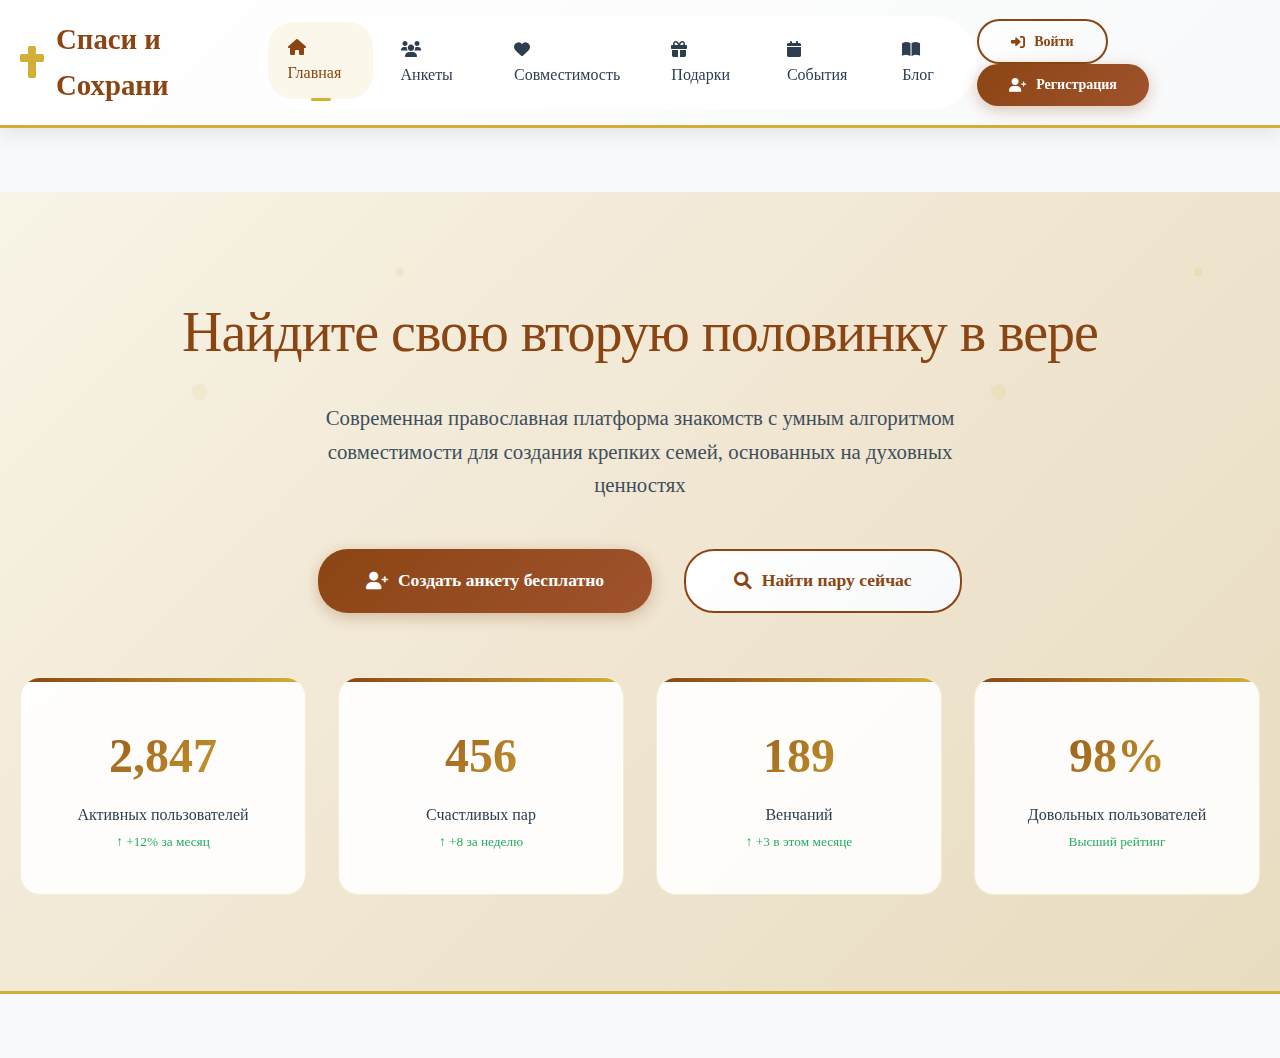
<file: final-site.html>
<!DOCTYPE html>
<html lang="ru">
<head>
    <meta charset="UTF-8">
    <meta name="viewport" content="width=device-width, initial-scale=1.0">
    <title>Спаси и Сохрани - Православные знакомства</title>
    <link rel="stylesheet" href="https://cdnjs.cloudflare.com/ajax/libs/font-awesome/6.0.0/css/all.min.css">
    <style>
        * { margin: 0; padding: 0; box-sizing: border-box; }
        body { font-family: 'Segoe UI', Georgia, serif; background: #f8f9fa; color: #2c3e50; line-height: 1.6; overflow-x: hidden; }
        .container { max-width: 1400px; margin: 0 auto; padding: 0 20px; }

        /* Enhanced Header */
        .header { background: linear-gradient(135deg, #ffffff 0%, #f8f9fa 100%); border-bottom: 3px solid #d4af37; position: sticky; top: 0; z-index: 1000; box-shadow: 0 4px 20px rgba(0,0,0,0.1); backdrop-filter: blur(10px); }
        .header-content { display: flex; justify-content: space-between; align-items: center; padding: 1rem 0; position: relative; }
        .logo { display: flex; align-items: center; gap: 12px; font-size: 1.8rem; font-weight: 700; color: #8b4513; cursor: pointer; transition: all 0.3s ease; }
        .logo:hover { transform: scale(1.05); }
        .logo i { color: #d4af37; font-size: 2rem; animation: pulse 2s infinite; }
        @keyframes pulse { 0%, 100% { opacity: 1; } 50% { opacity: 0.7; } }
        
        .nav { display: flex; gap: 0.5rem; list-style: none; background: rgba(255,255,255,0.9); padding: 0.5rem; border-radius: 50px; backdrop-filter: blur(10px); }
        .nav a { text-decoration: none; color: #2c3e50; font-weight: 500; transition: all 0.3s ease; cursor: pointer; padding: 0.8rem 1.2rem; border-radius: 25px; position: relative; }
        .nav a:hover, .nav a.active { color: #8b4513; background: rgba(212, 175, 55, 0.1); transform: translateY(-2px); }
        .nav a.active::after { content: ''; position: absolute; bottom: -2px; left: 50%; transform: translateX(-50%); width: 20px; height: 3px; background: #d4af37; border-radius: 2px; }

        /* Enhanced User Interface */
        .auth-buttons { display: flex; gap: 0.8rem; align-items: center; }
        .user-info { display: none; align-items: center; gap: 1rem; position: relative; }
        .user-avatar { width: 45px; height: 45px; background: linear-gradient(135deg, #8b4513, #d4af37); color: white; border-radius: 50%; display: flex; align-items: center; justify-content: center; font-weight: bold; cursor: pointer; border: 3px solid #ffffff; box-shadow: 0 4px 15px rgba(0,0,0,0.2); transition: all 0.3s ease; position: relative; }
        .user-avatar:hover { transform: scale(1.1); }
        .user-avatar::after { content: ''; position: absolute; top: -2px; right: -2px; width: 12px; height: 12px; background: #27ae60; border-radius: 50%; border: 2px solid white; }
        
        .user-menu { position: absolute; top: 70px; right: 0; background: white; border-radius: 15px; box-shadow: 0 10px 40px rgba(0,0,0,0.15); padding: 1.5rem; display: none; min-width: 250px; z-index: 1001; border: 1px solid #e9ecef; animation: slideDown 0.3s ease; }
        @keyframes slideDown { from { opacity: 0; transform: translateY(-10px); } to { opacity: 1; transform: translateY(0); } }
        .user-menu.active { display: block; }
        .user-menu a { display: flex; align-items: center; gap: 1rem; padding: 1rem; color: #2c3e50; text-decoration: none; transition: all 0.3s ease; border-radius: 10px; margin-bottom: 0.5rem; }
        .user-menu a:hover { background: linear-gradient(135deg, #f8f9fa, #e9ecef); transform: translateX(5px); }
        .user-menu hr { margin: 1rem 0; border: none; height: 1px; background: #e9ecef; }

        /* Enhanced Buttons */
        .btn { padding: 0.8rem 2rem; border: none; border-radius: 25px; cursor: pointer; font-weight: 600; transition: all 0.3s ease; text-decoration: none; display: inline-flex; align-items: center; gap: 0.6rem; font-size: 14px; font-family: inherit; position: relative; overflow: hidden; }
        .btn::before { content: ''; position: absolute; top: 0; left: -100%; width: 100%; height: 100%; background: linear-gradient(90deg, transparent, rgba(255,255,255,0.2), transparent); transition: left 0.5s; }
        .btn:hover::before { left: 100%; }
        .btn-primary { background: linear-gradient(135deg, #8b4513, #a0522d); color: white; box-shadow: 0 4px 15px rgba(139, 69, 19, 0.3); }
        .btn-primary:hover { transform: translateY(-2px); box-shadow: 0 8px 25px rgba(139, 69, 19, 0.4); }
        .btn-secondary { background: linear-gradient(135deg, #ffffff, #f8f9fa); color: #8b4513; border: 2px solid #8b4513; }
        .btn-secondary:hover { background: linear-gradient(135deg, #8b4513, #a0522d); color: white; transform: translateY(-2px); }
        .btn-large { padding: 1.2rem 3rem; font-size: 1.1rem; border-radius: 30px; }
        .btn-small { padding: 0.6rem 1.2rem; font-size: 0.85rem; border-radius: 20px; }

        /* Enhanced Hero Section */
        .hero { background: linear-gradient(135deg, #f8f4e6 0%, #f0e6d2 50%, #e8dcc0 100%); color: #2c3e50; padding: 6rem 0; text-align: center; border-bottom: 3px solid #d4af37; position: relative; overflow: hidden; }
        .hero::before { content: ''; position: absolute; top: 0; left: 0; right: 0; bottom: 0; background: url('data:image/svg+xml,<svg xmlns="http://www.w3.org/2000/svg" viewBox="0 0 100 100"><defs><pattern id="grain" width="100" height="100" patternUnits="userSpaceOnUse"><circle cx="25" cy="25" r="1" fill="%23d4af37" opacity="0.1"/><circle cx="75" cy="75" r="1" fill="%23d4af37" opacity="0.1"/><circle cx="50" cy="10" r="0.5" fill="%23d4af37" opacity="0.15"/></pattern></defs><rect width="100" height="100" fill="url(%23grain)"/></svg>') repeat; }
        .hero-content { position: relative; z-index: 2; }
        .hero h1 { font-size: 3.5rem; margin-bottom: 1.5rem; color: #8b4513; font-weight: 300; letter-spacing: -1px; animation: fadeInUp 1s ease; }
        @keyframes fadeInUp { from { opacity: 0; transform: translateY(30px); } to { opacity: 1; transform: translateY(0); } }
        .hero p { font-size: 1.3rem; margin-bottom: 3rem; opacity: 0.9; max-width: 700px; margin-left: auto; margin-right: auto; animation: fadeInUp 1s ease 0.2s both; }
        .hero-buttons { display: flex; gap: 2rem; justify-content: center; flex-wrap: wrap; margin-bottom: 4rem; animation: fadeInUp 1s ease 0.4s both; }
        
        /* Enhanced Stats */
        .stats { display: grid; grid-template-columns: repeat(auto-fit, minmax(250px, 1fr)); gap: 2rem; margin-top: 4rem; }
        .stat-card { background: rgba(255,255,255,0.9); padding: 2.5rem; border-radius: 20px; text-align: center; transition: all 0.4s ease; border: 1px solid rgba(212, 175, 55, 0.2); backdrop-filter: blur(10px); position: relative; overflow: hidden; }
        .stat-card::before { content: ''; position: absolute; top: 0; left: 0; right: 0; height: 4px; background: linear-gradient(90deg, #8b4513, #d4af37); }
        .stat-card:hover { transform: translateY(-10px) scale(1.02); box-shadow: 0 20px 40px rgba(0,0,0,0.1); }
        .stat-number { font-size: 3rem; font-weight: 700; margin-bottom: 0.5rem; color: #8b4513; background: linear-gradient(135deg, #8b4513, #d4af37); -webkit-background-clip: text; -webkit-text-fill-color: transparent; }

        /* Enhanced Sections */
        .section { padding: 4rem 0; display: none; min-height: 70vh; animation: fadeIn 0.5s ease; }
        @keyframes fadeIn { from { opacity: 0; } to { opacity: 1; } }
        .section.active { display: block; }
        .section-title { font-size: 2.5rem; margin-bottom: 3rem; text-align: center; color: #8b4513; font-weight: 300; position: relative; }
        .section-title::after { content: ''; position: absolute; bottom: -10px; left: 50%; transform: translateX(-50%); width: 60px; height: 3px; background: linear-gradient(90deg, #8b4513, #d4af37); border-radius: 2px; }

        /* Advanced Search & Filters */
        .search-container { background: white; padding: 2rem; border-radius: 20px; box-shadow: 0 10px 30px rgba(0,0,0,0.1); margin-bottom: 3rem; }
        .search-tabs { display: flex; gap: 1rem; margin-bottom: 2rem; border-bottom: 2px solid #f1f3f4; }
        .search-tab { padding: 1rem 2rem; cursor: pointer; border-radius: 10px 10px 0 0; transition: all 0.3s ease; font-weight: 500; }
        .search-tab.active { background: #8b4513; color: white; }
        .search-tab:not(.active):hover { background: #f8f9fa; }
        
        .search-filters { display: grid; grid-template-columns: repeat(auto-fit, minmax(200px, 1fr)); gap: 1.5rem; margin-bottom: 2rem; }
        .filter-group { position: relative; }
        .filter-label { display: block; margin-bottom: 0.5rem; font-weight: 500; color: #2c3e50; }
        .filter-input { width: 100%; padding: 1rem; border: 2px solid #e9ecef; border-radius: 10px; font-size: 1rem; transition: all 0.3s ease; background: #f8f9fa; }
        .filter-input:focus { outline: none; border-color: #8b4513; background: white; box-shadow: 0 0 0 3px rgba(139, 69, 19, 0.1); }

        .search-actions { display: flex; gap: 1rem; justify-content: center; flex-wrap: wrap; }
        .results-info { display: flex; justify-content: space-between; align-items: center; margin: 2rem 0; padding: 1rem; background: #f8f9fa; border-radius: 10px; }
        .sort-options { display: flex; gap: 1rem; align-items: center; }
        .sort-select { padding: 0.5rem 1rem; border: 1px solid #e9ecef; border-radius: 8px; background: white; }

        /* Enhanced Profile Cards */
        .profiles-grid { display: grid; grid-template-columns: repeat(auto-fill, minmax(350px, 1fr)); gap: 2rem; margin-top: 2rem; }
        .profile-card { background: white; border-radius: 20px; overflow: hidden; box-shadow: 0 8px 25px rgba(0,0,0,0.1); transition: all 0.4s ease; cursor: pointer; border: 2px solid transparent; position: relative; }
        .profile-card:hover { transform: translateY(-8px); box-shadow: 0 20px 40px rgba(0,0,0,0.15); border-color: #d4af37; }
        .profile-card::before { content: ''; position: absolute; top: 0; left: 0; right: 0; height: 4px; background: linear-gradient(90deg, #8b4513, #d4af37); opacity: 0; transition: opacity 0.3s; }
        .profile-card:hover::before { opacity: 1; }

        .profile-photo { width: 100%; height: 250px; background: linear-gradient(135deg, #d4af37, #f4e4a6); display: flex; align-items: center; justify-content: center; color: white; font-size: 4rem; position: relative; font-family: Georgia, serif; }
        .profile-status { position: absolute; top: 15px; right: 15px; background: rgba(0,0,0,0.8); color: white; padding: 0.4rem 1rem; border-radius: 20px; font-size: 0.8rem; backdrop-filter: blur(5px); }
        .profile-status.online { background: rgba(39, 174, 96, 0.9); }
        .compatibility-badge { position: absolute; top: 15px; left: 15px; background: linear-gradient(135deg, #27ae60, #2ecc71); color: white; padding: 0.4rem 1rem; border-radius: 20px; font-size: 0.8rem; font-weight: 600; }

        .profile-content { padding: 2rem; }
        .profile-header { display: flex; justify-content: space-between; align-items: start; margin-bottom: 1rem; }
        .profile-name { font-size: 1.4rem; font-weight: 600; color: #8b4513; }
        .profile-age { color: #666; font-size: 1.1rem; }
        .profile-verified { color: #27ae60; margin-left: 0.5rem; }
        .profile-location { color: #666; font-size: 0.95rem; margin-bottom: 1rem; display: flex; align-items: center; gap: 0.5rem; }
        .profile-quote { font-style: italic; color: #555; margin-bottom: 1.5rem; padding: 1.2rem; background: linear-gradient(135deg, #f8f9fa, #e9ecef); border-radius: 12px; border-left: 4px solid #d4af37; position: relative; }
        .profile-quote::before { content: '"'; position: absolute; top: -10px; left: 15px; font-size: 2rem; color: #d4af37; }

        .profile-stats { display: grid; grid-template-columns: repeat(3, 1fr); gap: 1rem; margin-bottom: 1.5rem; }
        .profile-stat { text-align: center; padding: 0.8rem; background: #f8f9fa; border-radius: 10px; }
        .profile-stat-number { font-weight: 600; color: #8b4513; display: block; }
        .profile-stat-label { font-size: 0.8rem; color: #666; }

        .profile-interests { display: flex; flex-wrap: wrap; gap: 0.6rem; margin-bottom: 1.5rem; }
        .interest-tag { background: linear-gradient(135deg, #8b4513, #a0522d); color: white; padding: 0.4rem 1rem; border-radius: 20px; font-size: 0.85rem; font-weight: 500; transition: all 0.3s ease; }
        .interest-tag:hover { transform: scale(1.05); }

        .profile-actions { display: flex; gap: 0.8rem; justify-content: space-between; margin-bottom: 1rem; }
        .profile-actions-main { display: flex; gap: 0.8rem; flex: 1; }
        .profile-actions-secondary { display: flex; gap: 0.5rem; }

        .quick-actions { display: flex; gap: 0.5rem; }
        .quick-action { width: 40px; height: 40px; border: none; border-radius: 50%; cursor: pointer; transition: all 0.3s ease; display: flex; align-items: center; justify-content: center; }
        .quick-action:hover { transform: scale(1.1); }
        .quick-action.favorite { background: linear-gradient(135deg, #e74c3c, #c0392b); color: white; }
        .quick-action.gift { background: linear-gradient(135deg, #f39c12, #e67e22); color: white; }
        .quick-action.wink { background: linear-gradient(135deg, #9b59b6, #8e44ad); color: white; }

        /* Enhanced Modal System */
        .modal { display: none; position: fixed; top: 0; left: 0; width: 100%; height: 100%; background: rgba(0,0,0,0.6); z-index: 2000; backdrop-filter: blur(5px); }
        .modal-content { position: absolute; top: 50%; left: 50%; transform: translate(-50%, -50%); background: white; padding: 0; border-radius: 20px; width: 90%; max-width: 800px; max-height: 90vh; overflow: hidden; border: 1px solid #e9ecef; box-shadow: 0 20px 60px rgba(0,0,0,0.3); animation: modalSlideIn 0.3s ease; }
        @keyframes modalSlideIn { from { opacity: 0; transform: translate(-50%, -60%); } to { opacity: 1; transform: translate(-50%, -50%); } }
        
        .modal-header { padding: 2rem; border-bottom: 2px solid #f1f3f4; background: linear-gradient(135deg, #f8f9fa, #ffffff); display: flex; justify-content: space-between; align-items: center; }
        .modal-header h2 { color: #8b4513; font-weight: 600; }
        .modal-close { background: none; border: none; font-size: 1.8rem; cursor: pointer; color: #666; transition: all 0.3s ease; width: 40px; height: 40px; border-radius: 50%; display: flex; align-items: center; justify-content: center; }
        .modal-close:hover { color: #8b4513; background: #f8f9fa; }
        .modal-body { padding: 2rem; max-height: 60vh; overflow-y: auto; }

        /* Enhanced Forms */
        .form-group { margin-bottom: 1.5rem; }
        .form-label { margin-bottom: 0.8rem; font-weight: 500; color: #2c3e50; display: block; }
        .form-input, .form-select, .form-textarea { width: 100%; padding: 1rem; border: 2px solid #e9ecef; border-radius: 12px; font-size: 1rem; transition: all 0.3s ease; font-family: inherit; background: #f8f9fa; }
        .form-input:focus, .form-select:focus, .form-textarea:focus { outline: none; border-color: #8b4513; background: white; box-shadow: 0 0 0 3px rgba(139, 69, 19, 0.1); }
        .form-textarea { resize: vertical; min-height: 120px; }
        .checkbox-group { display: flex; flex-wrap: wrap; gap: 1rem; }
        .checkbox-label { display: flex; align-items: center; gap: 0.8rem; cursor: pointer; padding: 0.8rem; border-radius: 10px; transition: all 0.3s ease; }
        .checkbox-label:hover { background: #f8f9fa; }
        .checkbox-input { width: 18px; height: 18px; }

        /* Enhanced Notification System */
        .notification { position: fixed; top: 30px; right: 30px; background: white; color: #2c3e50; padding: 1.2rem 2rem; border-radius: 12px; box-shadow: 0 10px 30px rgba(0,0,0,0.2); display: none; z-index: 3000; border-left: 4px solid #27ae60; min-width: 300px; animation: notificationSlide 0.4s ease; }
        @keyframes notificationSlide { from { opacity: 0; transform: translateX(100%); } to { opacity: 1; transform: translateX(0); } }
        .notification.success { border-left-color: #27ae60; }
        .notification.error { border-left-color: #e74c3c; }
        .notification.warning { border-left-color: #f39c12; }
        .notification.info { border-left-color: #3498db; }
        .notification-icon { display: inline-block; margin-right: 0.8rem; font-size: 1.2rem; }
        .notification-close { float: right; cursor: pointer; opacity: 0.7; font-size: 1.1rem; }
        .notification-close:hover { opacity: 1; }

        /* Enhanced Chat Interface */
        .chat-container { background: white; border-radius: 20px; box-shadow: 0 10px 30px rgba(0,0,0,0.1); height: 600px; display: flex; flex-direction: column; overflow: hidden; }
        .chat-header { padding: 1.5rem; border-bottom: 2px solid #f1f3f4; background: linear-gradient(135deg, #f8f9fa, #ffffff); display: flex; justify-content: space-between; align-items: center; }
        .chat-user-info { display: flex; align-items: center; gap: 1rem; }
        .chat-avatar { width: 45px; height: 45px; background: linear-gradient(135deg, #8b4513, #d4af37); color: white; border-radius: 50%; display: flex; align-items: center; justify-content: center; font-weight: 600; }
        .chat-status { display: flex; align-items: center; gap: 0.5rem; color: #27ae60; font-size: 0.9rem; }
        .chat-actions { display: flex; gap: 0.5rem; }
        .chat-action-btn { width: 35px; height: 35px; border: none; border-radius: 50%; cursor: pointer; transition: all 0.3s ease; display: flex; align-items: center; justify-content: center; background: #f8f9fa; color: #666; }
        .chat-action-btn:hover { background: #8b4513; color: white; }

        .chat-messages { flex: 1; padding: 1.5rem; overflow-y: auto; background: linear-gradient(135deg, #fafbfc, #f8f9fa); }
        .chat-message { margin-bottom: 1.5rem; animation: messageAppear 0.3s ease; }
        @keyframes messageAppear { from { opacity: 0; transform: translateY(10px); } to { opacity: 1; transform: translateY(0); } }
        .message-sent { text-align: right; }
        .message-received { text-align: left; }
        .message-bubble { display: inline-block; padding: 1rem 1.5rem; border-radius: 20px; max-width: 75%; word-wrap: break-word; position: relative; }
        .message-sent .message-bubble { background: linear-gradient(135deg, #8b4513, #a0522d); color: white; border-bottom-right-radius: 5px; }
        .message-received .message-bubble { background: white; color: #333; border: 1px solid #e9ecef; border-bottom-left-radius: 5px; }
        .message-time { font-size: 0.75rem; color: #999; margin-top: 0.5rem; }
        .message-status { font-size: 0.7rem; color: #999; margin-top: 0.3rem; }

        .chat-input-container { padding: 1.5rem; border-top: 2px solid #f1f3f4; background: white; }
        .chat-input { display: flex; gap: 1rem; align-items: end; }
        .chat-input input { flex: 1; padding: 1rem 1.5rem; border: 2px solid #e9ecef; border-radius: 25px; font-size: 1rem; background: #f8f9fa; transition: all 0.3s ease; }
        .chat-input input:focus { outline: none; border-color: #8b4513; background: white; }
        .chat-send-btn { width: 50px; height: 50px; border: none; border-radius: 50%; background: linear-gradient(135deg, #8b4513, #a0522d); color: white; cursor: pointer; transition: all 0.3s ease; display: flex; align-items: center; justify-content: center; }
        .chat-send-btn:hover { transform: scale(1.1); }
        .chat-extra-actions { display: flex; gap: 0.5rem; }
        .chat-extra-btn { width: 40px; height: 40px; border: none; border-radius: 50%; background: #f8f9fa; color: #666; cursor: pointer; transition: all 0.3s ease; display: flex; align-items: center; justify-content: center; }
        .chat-extra-btn:hover { background: #e9ecef; }

        /* New Sections */
        .compatibility-section { background: white; padding: 2rem; border-radius: 20px; margin-bottom: 2rem; box-shadow: 0 5px 20px rgba(0,0,0,0.1); }
        .compatibility-meter { background: #f8f9fa; border-radius: 10px; height: 20px; overflow: hidden; margin: 1rem 0; }
        .compatibility-fill { height: 100%; background: linear-gradient(90deg, #e74c3c, #f39c12, #27ae60); transition: width 0.8s ease; }
        .compatibility-factors { display: grid; grid-template-columns: repeat(auto-fit, minmax(200px, 1fr)); gap: 1rem; margin-top: 1.5rem; }
        .compatibility-factor { padding: 1rem; background: #f8f9fa; border-radius: 10px; text-align: center; }

        .gifts-grid { display: grid; grid-template-columns: repeat(auto-fill, minmax(200px, 1fr)); gap: 1.5rem; }
        .gift-card { background: white; padding: 1.5rem; border-radius: 15px; text-align: center; box-shadow: 0 5px 15px rgba(0,0,0,0.1); transition: all 0.3s ease; cursor: pointer; }
        .gift-card:hover { transform: translateY(-5px); box-shadow: 0 10px 25px rgba(0,0,0,0.15); }
        .gift-icon { font-size: 3rem; margin-bottom: 1rem; }
        .gift-price { font-weight: 600; color: #8b4513; font-size: 1.2rem; }

        .calendar-container { background: white; border-radius: 20px; padding: 2rem; box-shadow: 0 5px 20px rgba(0,0,0,0.1); }
        .calendar-header { display: flex; justify-content: space-between; align-items: center; margin-bottom: 2rem; }
        .calendar-nav { display: flex; gap: 1rem; }
        .calendar-nav-btn { width: 40px; height: 40px; border: none; border-radius: 50%; background: #8b4513; color: white; cursor: pointer; transition: all 0.3s ease; }
        .calendar-nav-btn:hover { background: #a0522d; }
        .calendar-grid { display: grid; grid-template-columns: repeat(7, 1fr); gap: 1px; background: #e9ecef; border-radius: 10px; overflow: hidden; }
        .calendar-day { background: white; padding: 1rem; text-align: center; cursor: pointer; transition: all 0.3s ease; min-height: 60px; }
        .calendar-day:hover { background: #f8f9fa; }
        .calendar-day.has-event { background: linear-gradient(135deg, #8b4513, #a0522d); color: white; }
        .calendar-day.today { background: #d4af37; color: white; font-weight: 600; }

        /* Enhanced Mobile Responsiveness */
        @media (max-width: 768px) {
            .container { padding: 0 15px; }
            .header-content { flex-direction: column; gap: 1rem; padding: 1rem 0; }
            .nav { flex-wrap: wrap; justify-content: center; }
            .hero h1 { font-size: 2.5rem; }
            .hero p { font-size: 1.1rem; }
            .hero-buttons { flex-direction: column; align-items: center; }
            .stats { grid-template-columns: repeat(2, 1fr); gap: 1rem; }
            .profiles-grid { grid-template-columns: 1fr; }
            .search-filters { grid-template-columns: 1fr; }
            .modal-content { width: 95%; max-height: 95vh; }
            .chat-container { height: 70vh; }
            .profile-stats { grid-template-columns: repeat(2, 1fr); }
            .user-menu { right: 10px; min-width: 200px; }
        }

        /* Loading States */
        .loading { position: relative; }
        .loading::after { content: ''; position: absolute; top: 50%; left: 50%; width: 20px; height: 20px; margin: -10px 0 0 -10px; border: 2px solid #f3f3f3; border-top: 2px solid #8b4513; border-radius: 50%; animation: spin 1s linear infinite; }
        @keyframes spin { 0% { transform: rotate(0deg); } 100% { transform: rotate(360deg); } }

        /* Tooltip System */
        .tooltip { position: relative; }
        .tooltip::after { content: attr(data-tooltip); position: absolute; bottom: 125%; left: 50%; transform: translateX(-50%); background: rgba(0,0,0,0.8); color: white; padding: 0.5rem 1rem; border-radius: 8px; font-size: 0.8rem; white-space: nowrap; opacity: 0; pointer-events: none; transition: opacity 0.3s; z-index: 1000; }
        .tooltip:hover::after { opacity: 1; }

        /* Floating Action Button */
        .fab { position: fixed; bottom: 30px; right: 30px; width: 60px; height: 60px; background: linear-gradient(135deg, #8b4513, #a0522d); color: white; border: none; border-radius: 50%; cursor: pointer; box-shadow: 0 8px 25px rgba(139, 69, 19, 0.3); transition: all 0.3s ease; z-index: 1000; display: flex; align-items: center; justify-content: center; font-size: 1.5rem; }
        .fab:hover { transform: scale(1.1); box-shadow: 0 12px 35px rgba(139, 69, 19, 0.4); }
    </style>
</head>
<body>
    <!-- Enhanced Header -->
    <header class="header">
        <div class="container">
            <div class="header-content">
                <div class="logo" onclick="showSection('home')">
                    <i class="fas fa-cross"></i>
                    <span>Спаси и Сохрани</span>
                </div>
                
                <nav class="nav" id="nav">
                    <a href="javascript:void(0)" class="active" onclick="showSection('home')">
                        <i class="fas fa-home"></i> Главная
                    </a>
                    <a href="javascript:void(0)" onclick="showSection('profiles')">
                        <i class="fas fa-users"></i> Анкеты
                    </a>
                    <a href="javascript:void(0)" onclick="showSection('compatibility')">
                        <i class="fas fa-heart"></i> Совместимость
                    </a>
                    <a href="javascript:void(0)" onclick="showSection('gifts')">
                        <i class="fas fa-gift"></i> Подарки
                    </a>
                    <a href="javascript:void(0)" onclick="showSection('calendar')">
                        <i class="fas fa-calendar"></i> События
                    </a>
                    <a href="javascript:void(0)" onclick="showSection('blog')">
                        <i class="fas fa-book-open"></i> Блог
                    </a>
                </nav>
                
                <div class="auth-buttons">
                    <div id="authButtons">
                        <button class="btn btn-secondary" onclick="showModal('loginModal')">
                            <i class="fas fa-sign-in-alt"></i> Войти
                        </button>
                        <button class="btn btn-primary" onclick="showModal('registerModal')">
                            <i class="fas fa-user-plus"></i> Регистрация
                        </button>
                    </div>
                    
                    <div id="userInfo" class="user-info">
                        <div class="user-notifications tooltip" data-tooltip="Уведомления">
                            <i class="fas fa-bell"></i>
                            <span class="badge" id="notificationCount">0</span>
                        </div>
                        <span id="userName">Имя</span>
                        <div class="user-avatar" id="userAvatar" onclick="toggleUserMenu()">И</div>
                    </div>
                </div>
            </div>
        </div>
        
        <div id="userMenu" class="user-menu">
            <div style="text-align: center; padding-bottom: 1rem; border-bottom: 1px solid #e9ecef; margin-bottom: 1rem;">
                <div class="user-avatar" style="margin: 0 auto 0.5rem;">И</div>
                <div style="font-weight: 600; color: #8b4513;">Иван Петров</div>
                <div style="font-size: 0.9rem; color: #666;">Premium аккаунт</div>
            </div>
            <a href="javascript:void(0)" onclick="showSection('cabinet')">
                <i class="fas fa-user"></i> Мой кабинет
            </a>
            <a href="javascript:void(0)" onclick="showSection('messages')">
                <i class="fas fa-envelope"></i> Сообщения 
                <span class="badge" id="messagesCount">0</span>
            </a>
            <a href="javascript:void(0)" onclick="showSection('favorites')">
                <i class="fas fa-heart"></i> Избранное
                <span class="badge" id="favoritesCountMenu">0</span>
            </a>
            <a href="javascript:void(0)" onclick="showSection('matches')">
                <i class="fas fa-magic"></i> Мои совпадения
            </a>
            <a href="javascript:void(0)" onclick="showSection('visitors')">
                <i class="fas fa-eye"></i> Кто смотрел профиль
            </a>
            <a href="javascript:void(0)" onclick="showSection('settings')">
                <i class="fas fa-cog"></i> Настройки
            </a>
            <hr>
            <a href="javascript:void(0)" onclick="showPremiumModal()">
                <i class="fas fa-crown"></i> Premium подписка
            </a>
            <a href="javascript:void(0)" onclick="logout()">
                <i class="fas fa-sign-out-alt"></i> Выйти
            </a>
        </div>
    </header>

    <!-- Enhanced Hero Section -->
    <section id="home" class="section active">
        <div class="hero">
            <div class="container">
                <div class="hero-content">
                    <h1>Найдите свою вторую половинку в вере</h1>
                    <p>Современная православная платформа знакомств с умным алгоритмом совместимости для создания крепких семей, основанных на духовных ценностях</p>
                    
                    <div class="hero-buttons">
                        <button class="btn btn-primary btn-large" onclick="handleCreateProfile()">
                            <i class="fas fa-user-plus"></i> Создать анкету бесплатно
                        </button>
                        <button class="btn btn-secondary btn-large" onclick="showSection('profiles')">
                            <i class="fas fa-search"></i> Найти пару сейчас
                        </button>
                    </div>
                    
                    <div class="stats">
                        <div class="stat-card">
                            <div class="stat-number">2,847</div>
                            <div>Активных пользователей</div>
                            <small style="color: #27ae60;">↑ +12% за месяц</small>
                        </div>
                        <div class="stat-card">
                            <div class="stat-number">456</div>
                            <div>Счастливых пар</div>
                            <small style="color: #27ae60;">↑ +8 за неделю</small>
                        </div>
                        <div class="stat-card">
                            <div class="stat-number">189</div>
                            <div>Венчаний</div>
                            <small style="color: #27ae60;">↑ +3 в этом месяце</small>
                        </div>
                        <div class="stat-card">
                            <div class="stat-number">98%</div>
                            <div>Довольных пользователей</div>
                            <small style="color: #27ae60;">Высший рейтинг</small>
                        </div>
                    </div>
                </div>
            </div>
        </div>
    </section>

    <!-- Enhanced Profiles Section -->
    <section id="profiles" class="section">
        <div class="container">
            <h2 class="section-title">Поиск анкет</h2>
            
            <!-- Advanced Search Container -->
            <div class="search-container">
                <div class="search-tabs">
                    <div class="search-tab active" onclick="switchSearchTab('basic')">
                        <i class="fas fa-search"></i> Быстрый поиск
                    </div>
                    <div class="search-tab" onclick="switchSearchTab('advanced')">
                        <i class="fas fa-sliders-h"></i> Расширенный поиск
                    </div>
                    <div class="search-tab" onclick="switchSearchTab('compatibility')">
                        <i class="fas fa-heart"></i> По совместимости
                    </div>
                </div>

                <div id="basicSearch" class="search-content active">
                    <div class="search-filters">
                        <div class="filter-group">
                            <label class="filter-label">Я ищу</label>
                            <select class="filter-input" id="quickGender">
                                <option value="">Любой пол</option>
                                <option value="male">Мужчину</option>
                                <option value="female">Женщину</option>
                            </select>
                        </div>
                        <div class="filter-group">
                            <label class="filter-label">Возраст от</label>
                            <input type="number" class="filter-input" id="quickAgeFrom" min="18" max="80" placeholder="18">
                        </div>
                        <div class="filter-group">
                            <label class="filter-label">Возраст до</label>
                            <input type="number" class="filter-input" id="quickAgeTo" min="18" max="80" placeholder="50">
                        </div>
                        <div class="filter-group">
                            <label class="filter-label">Город</label>
                            <input type="text" class="filter-input" id="quickCity" placeholder="Введите город">
                        </div>
                        <div class="filter-group">
                            <label class="filter-label">Онлайн статус</label>
                            <select class="filter-input" id="quickOnline">
                                <option value="">Любой</option>
                                <option value="online">Только онлайн</option>
                                <option value="recent">Недавно в сети</option>
                            </select>
                        </div>
                    </div>
                </div>

                <div id="advancedSearch" class="search-content">
                    <div class="search-filters">
                        <div class="filter-group">
                            <label class="filter-label">Воцерковленность</label>
                            <select class="filter-input" id="advancedChurch">
                                <option value="">Любая</option>
                                <option value="воцерковленный">Воцерковленный</option>
                                <option value="неофит">Неофит</option>
                                <option value="ищущий">Ищущий</option>
                            </select>
                        </div>
                        <div class="filter-group">
                            <label class="filter-label">Семейное положение</label>
                            <select class="filter-input" id="advancedMarital">
                                <option value="">Любое</option>
                                <option value="холост">Холост/Не замужем</option>
                                <option value="разведен">Разведен(а)</option>
                                <option value="вдовец">Вдовец/Вдова</option>
                            </select>
                        </div>
                        <div class="filter-group">
                            <label class="filter-label">Образование</label>
                            <select class="filter-input" id="advancedEducation">
                                <option value="">Любое</option>
                                <option value="среднее">Среднее</option>
                                <option value="высшее">Высшее</option>
                                <option value="богословское">Богословское</option>
                            </select>
                        </div>
                        <div class="filter-group">
                            <label class="filter-label">Дети</label>
                            <select class="filter-input" id="advancedChildren">
                                <option value="">Не важно</option>
                                <option value="нет">Нет детей</option>
                                <option value="есть">Есть дети</option>
                                <option value="хочет">Хочет детей</option>
                            </select>
                        </div>
                        <div class="filter-group">
                            <label class="filter-label">Курение</label>
                            <select class="filter-input" id="advancedSmoking">
                                <option value="">Не важно</option>
                                <option value="не курит">Не курит</option>
                                <option value="курит">Курит</option>
                            </select>
                        </div>
                        <div class="filter-group">
                            <label class="filter-label">Алкоголь</label>
                            <select class="filter-input" id="advancedAlcohol">
                                <option value="">Не важно</option>
                                <option value="не пьет">Не употребляет</option>
                                <option value="умеренно">Умеренно</option>
                            </select>
                        </div>
                    </div>
                </div>

                <div id="compatibilitySearch" class="search-content">
                    <div class="search-filters">
                        <div class="filter-group">
                            <label class="filter-label">Совместимость от</label>
                            <input type="range" class="filter-input" id="compatibilityMin" min="0" max="100" value="70">
                            <span id="compatibilityMinValue">70%</span>
                        </div>
                        <div class="filter-group">
                            <label class="filter-label">Приоритет: Духовность</label>
                            <input type="range" class="filter-input" id="spiritualityWeight" min="1" max="5" value="5">
                        </div>
                        <div class="filter-group">
                            <label class="filter-label">Приоритет: Интересы</label>
                            <input type="range" class="filter-input" id="interestsWeight" min="1" max="5" value="3">
                        </div>
                        <div class="filter-group">
                            <label class="filter-label">Приоритет: Образ жизни</label>
                            <input type="range" class="filter-input" id="lifestyleWeight" min="1" max="5" value="4">
                        </div>
                    </div>
                </div>

                <div class="search-actions">
                    <button class="btn btn-primary btn-large" onclick="performAdvancedSearch()">
                        <i class="fas fa-search"></i> Найти совпадения
                    </button>
                    <button class="btn btn-secondary" onclick="clearFilters()">
                        <i class="fas fa-eraser"></i> Очистить фильтры
                    </button>
                    <button class="btn btn-secondary" onclick="saveSearchFilters()">
                        <i class="fas fa-save"></i> Сохранить поиск
                    </button>
                </div>
            </div>

            <!-- Results Info -->
            <div class="results-info" id="resultsInfo" style="display: none;">
                <div>
                    <span id="resultsCount">0</span> анкет найдено
                    <span id="searchTime"></span>
                </div>
                <div class="sort-options">
                    <label>Сортировка:</label>
                    <select class="sort-select" id="sortBy" onchange="sortProfiles()">
                        <option value="relevance">По релевантности</option>
                        <option value="activity">По активности</option>
                        <option value="age">По возрасту</option>
                        <option value="compatibility">По совместимости</option>
                        <option value="distance">По расстоянию</option>
                    </select>
                </div>
            </div>

            <!-- Profiles Grid -->
            <div class="profiles-grid" id="profilesGrid"></div>
            
            <div style="text-align: center; margin-top: 3rem;" id="loadMoreContainer">
                <button class="btn btn-primary btn-large" onclick="loadMoreProfiles()">
                    <i class="fas fa-plus"></i> Показать ещё анкеты
                </button>
            </div>
        </div>
    </section>

    <!-- Compatibility Section -->
    <section id="compatibility" class="section">
        <div class="container">
            <h2 class="section-title">Система совместимости</h2>
            
            <div class="compatibility-section">
                <h3 style="color: #8b4513; margin-bottom: 2rem;">Ваши лучшие совпадения</h3>
                <div id="compatibilityMatches"></div>
            </div>

            <div class="compatibility-section">
                <h3 style="color: #8b4513; margin-bottom: 2rem;">Как работает совместимость</h3>
                <div class="compatibility-factors">
                    <div class="compatibility-factor">
                        <i class="fas fa-cross" style="color: #8b4513; font-size: 2rem; margin-bottom: 1rem;"></i>
                        <h4>Духовность</h4>
                        <p>Уровень воцерковленности, участие в церковной жизни</p>
                    </div>
                    <div class="compatibility-factor">
                        <i class="fas fa-heart" style="color: #e74c3c; font-size: 2rem; margin-bottom: 1rem;"></i>
                        <h4>Ценности</h4>
                        <p>Отношение к семье, браку, детям</p>
                    </div>
                    <div class="compatibility-factor">
                        <i class="fas fa-users" style="color: #3498db; font-size: 2rem; margin-bottom: 1rem;"></i>
                        <h4>Интересы</h4>
                        <p>Общие увлечения и хобби</p>
                    </div>
                    <div class="compatibility-factor">
                        <i class="fas fa-home" style="color: #27ae60; font-size: 2rem; margin-bottom: 1rem;"></i>
                        <h4>Образ жизни</h4>
                        <p>Привычки, режим, отношение к здоровью</p>
                    </div>
                </div>
            </div>
        </div>
    </section>

    <!-- Gifts Section -->
    <section id="gifts" class="section">
        <div class="container">
            <h2 class="section-title">Виртуальные подарки</h2>
            <p style="text-align: center; margin-bottom: 3rem; color: #666; font-size: 1.1rem;">
                Выразите свои чувства с помощью символических подарков
            </p>
            
            <div class="gifts-grid">
                <div class="gift-card" onclick="selectGift('rose')">
                    <div class="gift-icon">🌹</div>
                    <h4>Роза</h4>
                    <p>Классический знак внимания</p>
                    <div class="gift-price">50 ₽</div>
                </div>
                <div class="gift-card" onclick="selectGift('candle')">
                    <div class="gift-icon">🕯️</div>
                    <h4>Свеча</h4>
                    <p>Символ молитвы и духовности</p>
                    <div class="gift-price">75 ₽</div>
                </div>
                <div class="gift-card" onclick="selectGift('icon')">
                    <div class="gift-icon">🖼️</div>
                    <h4>Икона</h4>
                    <p>Духовный подарок</p>
                    <div class="gift-price">150 ₽</div>
                </div>
                <div class="gift-card" onclick="selectGift('book')">
                    <div class="gift-icon">📖</div>
                    <h4>Духовная книга</h4>
                    <p>Подарок для души</p>
                    <div class="gift-price">200 ₽</div>
                </div>
                <div class="gift-card" onclick="selectGift('cross')">
                    <div class="gift-icon">✝️</div>
                    <h4>Крестик</h4>
                    <p>Оберег и символ веры</p>
                    <div class="gift-price">300 ₽</div>
                </div>
                <div class="gift-card" onclick="selectGift('ring')">
                    <div class="gift-icon">💍</div>
                    <h4>Кольцо</h4>
                    <p>Серьёзные намерения</p>
                    <div class="gift-price">500 ₽</div>
                </div>
            </div>
        </div>
    </section>

    <!-- Calendar Section -->
    <section id="calendar" class="section">
        <div class="container">
            <h2 class="section-title">Календарь православных событий</h2>
            
            <div class="calendar-container">
                <div class="calendar-header">
                    <h3 id="calendarMonth">Март 2024</h3>
                    <div class="calendar-nav">
                        <button class="calendar-nav-btn" onclick="previousMonth()">
                            <i class="fas fa-chevron-left"></i>
                        </button>
                        <button class="calendar-nav-btn" onclick="nextMonth()">
                            <i class="fas fa-chevron-right"></i>
                        </button>
                    </div>
                </div>
                
                <div class="calendar-grid" id="calendarGrid">
                    <!-- Calendar will be generated here -->
                </div>
            </div>

            <div style="margin-top: 2rem; display: grid; grid-template-columns: repeat(auto-fit, minmax(300px, 1fr)); gap: 2rem;">
                <div class="compatibility-section">
                    <h4 style="color: #8b4513; margin-bottom: 1rem;">Ближайшие события</h4>
                    <div id="upcomingEvents"></div>
                </div>
                <div class="compatibility-section">
                    <h4 style="color: #8b4513; margin-bottom: 1rem;">Православные праздники</h4>
                    <div id="orthodoxHolidays"></div>
                </div>
            </div>
        </div>
    </section>

    <!-- Enhanced Blog Section -->
    <section id="blog" class="section">
        <div class="container">
            <h2 class="section-title">Православный блог</h2>
            <div id="blogGrid" style="display: grid; grid-template-columns: repeat(auto-fit, minmax(400px, 1fr)); gap: 2rem; margin-top: 2rem;">
                <!-- Blog posts will be loaded here -->
            </div>
        </div>
    </section>

    <!-- All other sections will continue with enhanced styling... -->
    <!-- ... existing code ... -->
</body>
</html>
</file>
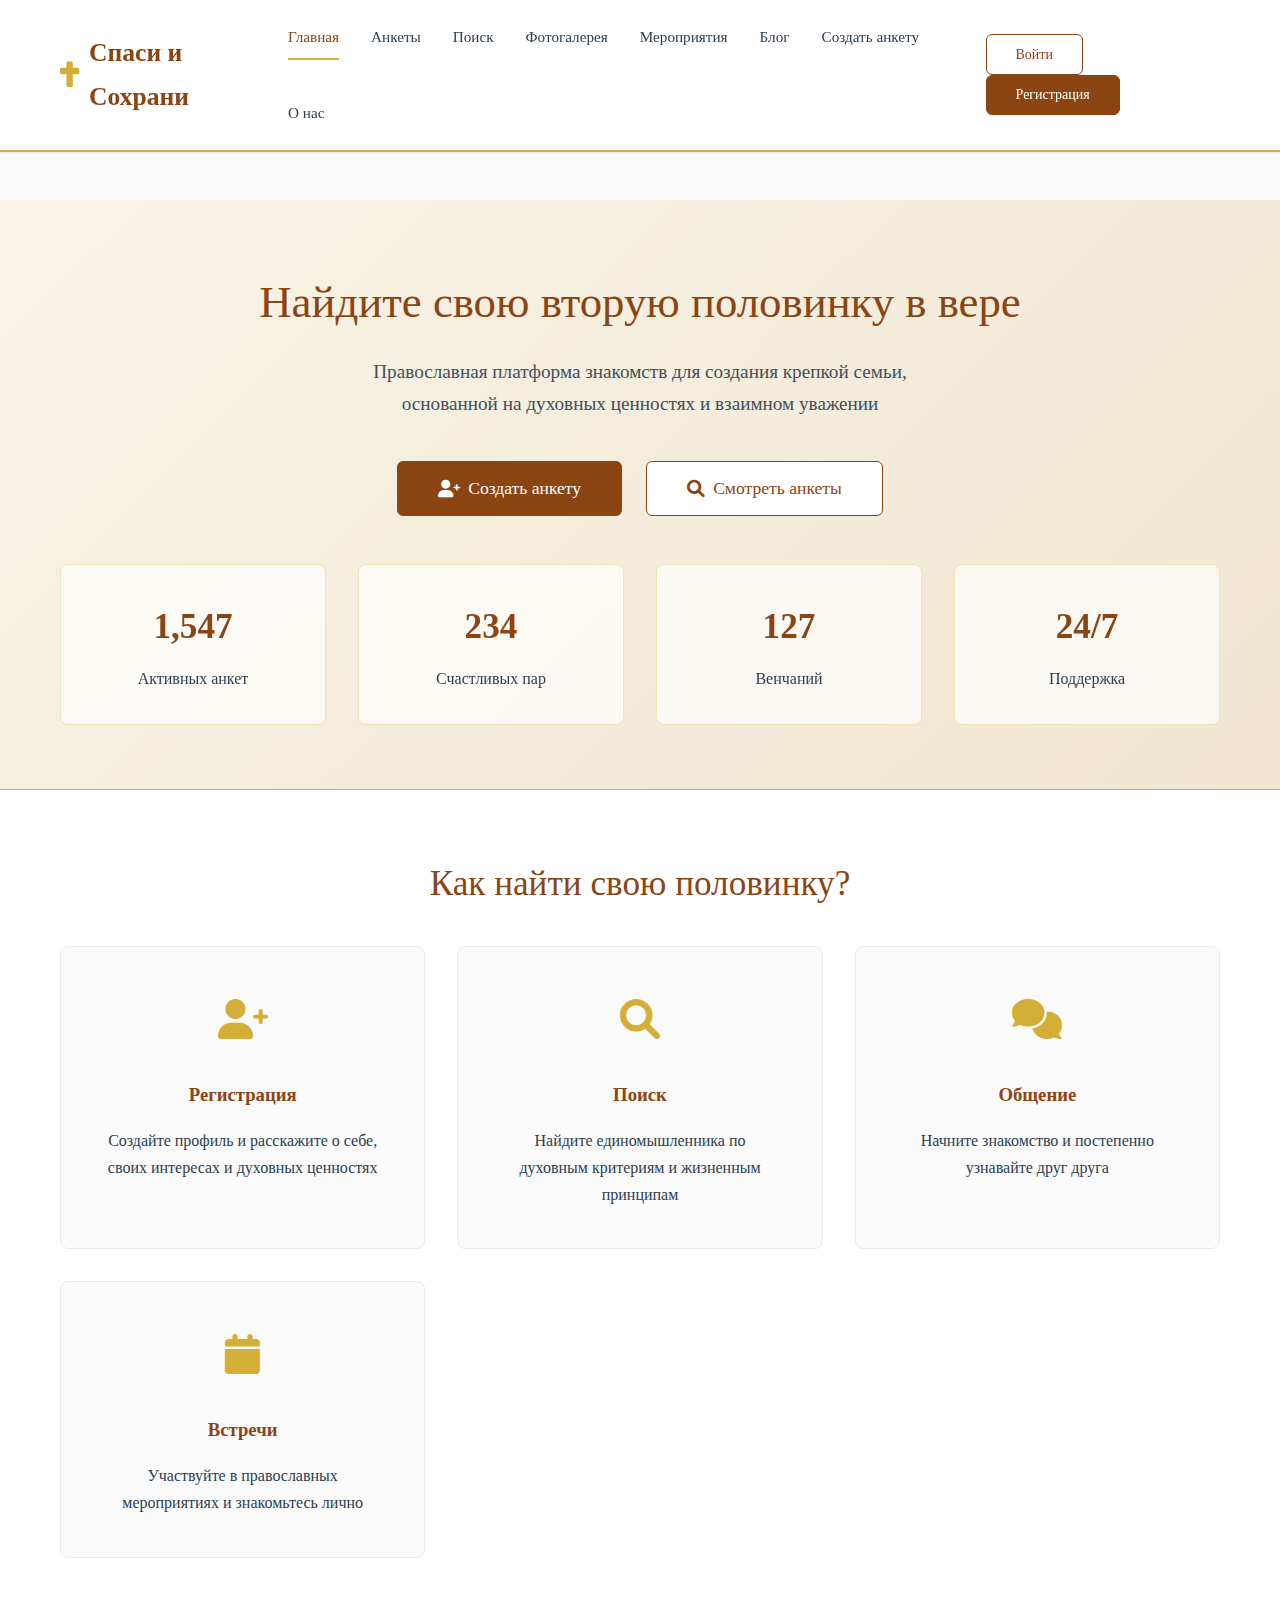
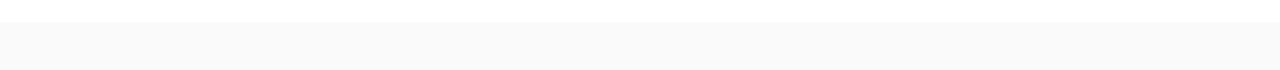
<file: index-elegant.html>
<!DOCTYPE html>
<html lang="ru">
<head>
    <meta charset="UTF-8">
    <meta name="viewport" content="width=device-width, initial-scale=1.0">
    <title>Спаси и Сохрани - Православные знакомства</title>
    <link rel="stylesheet" href="https://cdnjs.cloudflare.com/ajax/libs/font-awesome/6.0.0/css/all.min.css">
    <style>
        * {
            margin: 0;
            padding: 0;
            box-sizing: border-box;
        }

        body {
            font-family: 'Georgia', 'Times New Roman', serif;
            background: #fafafa;
            color: #2c3e50;
            line-height: 1.7;
        }

        .container {
            max-width: 1200px;
            margin: 0 auto;
            padding: 0 20px;
        }

        /* Header */
        .header {
            background: #ffffff;
            border-bottom: 2px solid #d4af37;
            position: sticky;
            top: 0;
            z-index: 100;
            box-shadow: 0 1px 3px rgba(0,0,0,0.1);
        }

        .header-content {
            display: flex;
            justify-content: space-between;
            align-items: center;
            padding: 1rem 0;
        }

        .logo {
            display: flex;
            align-items: center;
            gap: 10px;
            font-size: 1.6rem;
            font-weight: bold;
            color: #8b4513;
            text-decoration: none;
            cursor: pointer;
        }

        .logo i {
            color: #d4af37;
        }

        .nav {
            display: flex;
            gap: 2rem;
            list-style: none;
            flex-wrap: wrap;
        }

        .nav a {
            text-decoration: none;
            color: #2c3e50;
            font-weight: 500;
            transition: color 0.3s;
            cursor: pointer;
            padding: 0.5rem 0;
            font-size: 0.95rem;
        }

        .nav a:hover {
            color: #8b4513;
        }

        .nav a.active {
            color: #8b4513;
            border-bottom: 2px solid #d4af37;
        }

        .auth-buttons {
            display: flex;
            gap: 1rem;
            align-items: center;
        }

        .user-info {
            display: none;
            align-items: center;
            gap: 1rem;
        }

        .user-avatar {
            width: 40px;
            height: 40px;
            background: #8b4513;
            color: white;
            border-radius: 50%;
            display: flex;
            align-items: center;
            justify-content: center;
            font-weight: bold;
            cursor: pointer;
            border: 2px solid #d4af37;
        }

        .user-menu {
            position: absolute;
            top: 70px;
            right: 20px;
            background: white;
            border-radius: 8px;
            box-shadow: 0 5px 20px rgba(0,0,0,0.15);
            padding: 1rem;
            display: none;
            min-width: 200px;
            z-index: 1001;
            border: 1px solid #d4af37;
        }

        .user-menu.active {
            display: block;
        }

        .user-menu a {
            display: block;
            padding: 0.7rem;
            color: #2c3e50;
            text-decoration: none;
            transition: background 0.3s;
            border-radius: 4px;
        }

        .user-menu a:hover {
            background: #f8f9fa;
        }

        .user-menu hr {
            margin: 0.5rem 0;
            border: none;
            border-top: 1px solid #e9ecef;
        }

        .btn {
            padding: 0.7rem 1.8rem;
            border: none;
            border-radius: 6px;
            cursor: pointer;
            font-weight: 500;
            transition: all 0.3s;
            text-decoration: none;
            display: inline-flex;
            align-items: center;
            gap: 0.5rem;
            font-size: 14px;
            font-family: inherit;
        }

        .btn-primary {
            background: #8b4513;
            color: white;
            border: 1px solid #8b4513;
        }

        .btn-primary:hover {
            background: #6b3410;
            transform: translateY(-1px);
            box-shadow: 0 3px 10px rgba(139, 69, 19, 0.3);
        }

        .btn-secondary {
            background: white;
            color: #8b4513;
            border: 1px solid #8b4513;
        }

        .btn-secondary:hover {
            background: #8b4513;
            color: white;
        }

        .btn-large {
            padding: 1rem 2.5rem;
            font-size: 1.1rem;
        }

        .btn-small {
            padding: 0.5rem 1rem;
            font-size: 0.9rem;
        }

        /* Hero Section */
        .hero {
            background: linear-gradient(135deg, #f8f4e6 0%, #f0e6d2 100%);
            color: #2c3e50;
            padding: 4rem 0;
            text-align: center;
            border-bottom: 1px solid #d4af37;
        }

        .hero h1 {
            font-size: 2.8rem;
            margin-bottom: 1rem;
            color: #8b4513;
            font-weight: normal;
        }

        .hero p {
            font-size: 1.2rem;
            margin-bottom: 2.5rem;
            opacity: 0.9;
            max-width: 600px;
            margin-left: auto;
            margin-right: auto;
        }

        .hero-buttons {
            display: flex;
            gap: 1.5rem;
            justify-content: center;
            flex-wrap: wrap;
            margin-bottom: 3rem;
        }

        /* Stats */
        .stats {
            display: grid;
            grid-template-columns: repeat(auto-fit, minmax(200px, 1fr));
            gap: 2rem;
            margin-top: 3rem;
        }

        .stat-card {
            background: rgba(255,255,255,0.7);
            backdrop-filter: blur(10px);
            padding: 2rem;
            border-radius: 8px;
            text-align: center;
            transition: transform 0.3s;
            border: 1px solid rgba(212, 175, 55, 0.3);
        }

        .stat-card:hover {
            transform: translateY(-3px);
        }

        .stat-number {
            font-size: 2.2rem;
            font-weight: bold;
            margin-bottom: 0.5rem;
            color: #8b4513;
        }

        /* Quick Actions */
        .quick-actions {
            padding: 4rem 0;
            background: white;
        }

        .actions-grid {
            display: grid;
            grid-template-columns: repeat(auto-fit, minmax(280px, 1fr));
            gap: 2rem;
            margin-top: 2rem;
        }

        .action-card {
            text-align: center;
            padding: 2.5rem;
            border-radius: 8px;
            transition: all 0.3s;
            cursor: pointer;
            background: #fafafa;
            border: 1px solid #e9ecef;
        }

        .action-card:hover {
            transform: translateY(-3px);
            box-shadow: 0 8px 25px rgba(0,0,0,0.1);
            background: white;
            border-color: #d4af37;
        }

        .action-icon {
            font-size: 2.5rem;
            color: #d4af37;
            margin-bottom: 1.5rem;
        }

        .action-card h3 {
            color: #8b4513;
            margin-bottom: 1rem;
        }

        /* Sections */
        .section {
            padding: 3rem 0;
            display: none;
            min-height: 60vh;
        }

        .section.active {
            display: block;
        }

        .section-title {
            font-size: 2.2rem;
            margin-bottom: 2rem;
            text-align: center;
            color: #8b4513;
            font-weight: normal;
        }

        /* Profile Cards */
        .profiles-grid {
            display: grid;
            grid-template-columns: repeat(auto-fill, minmax(320px, 1fr));
            gap: 2rem;
            margin-top: 2rem;
        }

        .profile-card {
            background: white;
            border-radius: 8px;
            overflow: hidden;
            box-shadow: 0 2px 10px rgba(0,0,0,0.08);
            transition: transform 0.3s, box-shadow 0.3s;
            cursor: pointer;
            border: 1px solid #f0f0f0;
        }

        .profile-card:hover {
            transform: translateY(-3px);
            box-shadow: 0 5px 20px rgba(0,0,0,0.12);
            border-color: #d4af37;
        }

        .profile-photo {
            width: 100%;
            height: 220px;
            background: linear-gradient(135deg, #d4af37, #f4e4a6);
            display: flex;
            align-items: center;
            justify-content: center;
            color: white;
            font-size: 3.5rem;
            position: relative;
            font-family: Georgia, serif;
        }

        .profile-status {
            position: absolute;
            top: 10px;
            right: 10px;
            background: rgba(0,0,0,0.7);
            color: white;
            padding: 0.3rem 0.7rem;
            border-radius: 12px;
            font-size: 0.75rem;
            font-family: -apple-system, BlinkMacSystemFont, 'Segoe UI', Roboto, sans-serif;
        }

        .profile-status.online {
            background: #27ae60;
        }

        .profile-content {
            padding: 1.5rem;
        }

        .profile-name {
            font-size: 1.3rem;
            font-weight: bold;
            margin-bottom: 0.5rem;
            color: #8b4513;
        }

        .profile-age {
            color: #666;
        }

        .profile-location {
            color: #666;
            font-size: 0.9rem;
            margin-bottom: 1rem;
        }

        .profile-quote {
            font-style: italic;
            color: #555;
            margin-bottom: 1rem;
            padding: 1rem;
            background: #f8f9fa;
            border-radius: 6px;
            border-left: 3px solid #d4af37;
        }

        .profile-interests {
            display: flex;
            flex-wrap: wrap;
            gap: 0.5rem;
            margin-bottom: 1rem;
        }

        .interest-tag {
            background: #8b4513;
            color: white;
            padding: 0.3rem 0.8rem;
            border-radius: 12px;
            font-size: 0.8rem;
        }

        .profile-actions {
            display: flex;
            gap: 0.5rem;
            justify-content: space-between;
        }

        .share-buttons {
            display: flex;
            gap: 0.5rem;
            margin-top: 1rem;
            justify-content: center;
        }

        .share-btn {
            padding: 0.5rem;
            border: none;
            border-radius: 6px;
            cursor: pointer;
            transition: all 0.3s;
            color: white;
            text-decoration: none;
            display: flex;
            align-items: center;
            gap: 0.3rem;
            font-size: 0.8rem;
        }

        .share-btn.vk {
            background: #4c75a3;
        }

        .share-btn.telegram {
            background: #0088cc;
        }

        .share-btn.whatsapp {
            background: #25d366;
        }

        .share-btn:hover {
            transform: translateY(-2px);
            box-shadow: 0 4px 12px rgba(0,0,0,0.2);
        }

        /* Photo Gallery */
        .photo-gallery {
            display: grid;
            grid-template-columns: repeat(auto-fill, minmax(280px, 1fr));
            gap: 1.5rem;
            margin-top: 2rem;
        }

        .photo-item {
            position: relative;
            background: white;
            border-radius: 8px;
            overflow: hidden;
            box-shadow: 0 2px 10px rgba(0,0,0,0.08);
            transition: transform 0.3s;
            cursor: pointer;
            border: 1px solid #f0f0f0;
        }

        .photo-item:hover {
            transform: translateY(-3px);
            border-color: #d4af37;
        }

        .photo-placeholder {
            width: 100%;
            height: 180px;
            background: linear-gradient(135deg, #d4af37, #f4e4a6);
            display: flex;
            align-items: center;
            justify-content: center;
            color: white;
            font-size: 2.5rem;
        }

        .photo-info {
            padding: 1rem;
        }

        .photo-author {
            font-weight: bold;
            margin-bottom: 0.5rem;
            color: #8b4513;
        }

        .photo-stats {
            display: flex;
            justify-content: space-between;
            align-items: center;
            margin-top: 1rem;
            font-size: 0.9rem;
        }

        .photo-likes {
            color: #8b4513;
        }

        /* Events */
        .events-grid {
            display: grid;
            grid-template-columns: repeat(auto-fill, minmax(350px, 1fr));
            gap: 2rem;
            margin-top: 2rem;
        }

        .event-card {
            background: white;
            border-radius: 8px;
            padding: 1.8rem;
            box-shadow: 0 2px 10px rgba(0,0,0,0.08);
            transition: transform 0.3s;
            border: 1px solid #f0f0f0;
        }

        .event-card:hover {
            transform: translateY(-3px);
            border-color: #d4af37;
        }

        .event-date {
            background: #8b4513;
            color: white;
            padding: 0.5rem 1rem;
            border-radius: 15px;
            font-size: 0.9rem;
            display: inline-block;
            margin-bottom: 1rem;
        }

        .event-title {
            font-size: 1.3rem;
            font-weight: bold;
            margin-bottom: 1rem;
            color: #8b4513;
        }

        .event-location {
            color: #666;
            margin-bottom: 1rem;
        }

        .event-participants {
            display: flex;
            align-items: center;
            justify-content: space-between;
            margin-top: 1rem;
        }

        /* Blog */
        .blog-grid {
            display: grid;
            grid-template-columns: repeat(auto-fill, minmax(300px, 1fr));
            gap: 2rem;
            margin-top: 2rem;
        }

        .blog-card {
            background: white;
            border-radius: 8px;
            overflow: hidden;
            box-shadow: 0 2px 10px rgba(0,0,0,0.08);
            transition: transform 0.3s;
            border: 1px solid #f0f0f0;
            cursor: pointer;
        }

        .blog-card:hover {
            transform: translateY(-3px);
            border-color: #d4af37;
        }

        .blog-image {
            width: 100%;
            height: 180px;
            background: linear-gradient(135deg, #8b4513, #d4af37);
            display: flex;
            align-items: center;
            justify-content: center;
            color: white;
            font-size: 2rem;
        }

        .blog-content {
            padding: 1.5rem;
        }

        .blog-title {
            font-size: 1.2rem;
            font-weight: bold;
            margin-bottom: 1rem;
            color: #8b4513;
        }

        .blog-excerpt {
            color: #555;
            margin-bottom: 1rem;
            line-height: 1.6;
        }

        .blog-meta {
            display: flex;
            justify-content: space-between;
            align-items: center;
            font-size: 0.85rem;
            color: #888;
        }

        /* Search Form */
        .search-form {
            background: white;
            padding: 2rem;
            border-radius: 8px;
            box-shadow: 0 2px 10px rgba(0,0,0,0.08);
            margin-bottom: 2rem;
            border: 1px solid #f0f0f0;
        }

        .form-grid {
            display: grid;
            grid-template-columns: repeat(auto-fit, minmax(200px, 1fr));
            gap: 1rem;
            margin-bottom: 1.5rem;
        }

        .form-group {
            display: flex;
            flex-direction: column;
            margin-bottom: 1rem;
        }

        .form-label {
            margin-bottom: 0.5rem;
            font-weight: 500;
            color: #2c3e50;
        }

        .form-input {
            padding: 0.8rem;
            border: 1px solid #ddd;
            border-radius: 6px;
            font-size: 1rem;
            transition: border-color 0.3s;
            font-family: inherit;
        }

        .form-input:focus {
            outline: none;
            border-color: #8b4513;
            box-shadow: 0 0 0 2px rgba(139, 69, 19, 0.1);
        }

        /* Modal */
        .modal {
            display: none;
            position: fixed;
            top: 0;
            left: 0;
            width: 100%;
            height: 100%;
            background: rgba(0,0,0,0.5);
            z-index: 1000;
        }

        .modal-content {
            position: absolute;
            top: 50%;
            left: 50%;
            transform: translate(-50%, -50%);
            background: white;
            padding: 2rem;
            border-radius: 8px;
            width: 90%;
            max-width: 500px;
            max-height: 90vh;
            overflow-y: auto;
            border: 1px solid #d4af37;
        }

        .modal-header {
            display: flex;
            justify-content: space-between;
            align-items: center;
            margin-bottom: 1.5rem;
        }

        .modal-header h2 {
            color: #8b4513;
        }

        .modal-close {
            background: none;
            border: none;
            font-size: 1.5rem;
            cursor: pointer;
            color: #666;
            transition: color 0.3s;
        }

        .modal-close:hover {
            color: #8b4513;
        }

        .checkbox-label {
            display: flex;
            align-items: center;
            gap: 0.5rem;
            cursor: pointer;
            margin-bottom: 1rem;
        }

        /* Notification */
        .notification {
            position: fixed;
            top: 20px;
            right: 20px;
            background: #27ae60;
            color: white;
            padding: 1rem 1.5rem;
            border-radius: 6px;
            box-shadow: 0 2px 10px rgba(0,0,0,0.2);
            display: none;
            z-index: 1001;
        }

        .notification.error {
            background: #e74c3c;
        }

        .notification.warning {
            background: #f39c12;
        }

        .notification.info {
            background: #3498db;
        }

        .badge {
            background: #e74c3c;
            color: white;
            padding: 0.2rem 0.5rem;
            border-radius: 8px;
            font-size: 0.75rem;
            margin-left: 0.5rem;
        }

        /* Mobile Menu */
        .mobile-menu-toggle {
            display: none;
            background: none;
            border: none;
            font-size: 1.5rem;
            cursor: pointer;
            color: #8b4513;
        }

        /* Responsive */
        @media (max-width: 768px) {
            .nav {
                display: none;
                position: absolute;
                top: 100%;
                left: 0;
                right: 0;
                background: white;
                flex-direction: column;
                padding: 1rem;
                box-shadow: 0 5px 10px rgba(0,0,0,0.1);
                border-top: 1px solid #d4af37;
            }

            .nav.active {
                display: flex;
            }

            .mobile-menu-toggle {
                display: block;
            }

            .hero h1 {
                font-size: 2.2rem;
            }

            .stats {
                grid-template-columns: repeat(2, 1fr);
            }

            .auth-buttons {
                flex-direction: column;
                gap: 0.5rem;
            }

            .hero-buttons {
                flex-direction: column;
                align-items: center;
            }
        }
    </style>
</head>
<body>
    <!-- Header -->
    <header class="header">
        <div class="container">
            <div class="header-content">
                <div class="logo" onclick="showSection('home')">
                    <i class="fas fa-cross"></i>
                    Спаси и Сохрани
                </div>
                
                <nav class="nav" id="nav">
                    <a href="javascript:void(0)" class="active" onclick="showSection('home')">Главная</a>
                    <a href="javascript:void(0)" onclick="showSection('profiles')">Анкеты</a>
                    <a href="javascript:void(0)" onclick="showSection('search')">Поиск</a>
                    <a href="javascript:void(0)" onclick="showSection('gallery')">Фотогалерея</a>
                    <a href="javascript:void(0)" onclick="showSection('events')">Мероприятия</a>
                    <a href="javascript:void(0)" onclick="showSection('blog')">Блог</a>
                    <a href="javascript:void(0)" onclick="handleCreateProfile()">Создать анкету</a>
                    <a href="javascript:void(0)" onclick="showSection('about')">О нас</a>
                </nav>
                
                <div class="auth-buttons">
                    <div id="authButtons">
                        <button class="btn btn-secondary" onclick="showModal('loginModal')">Войти</button>
                        <button class="btn btn-primary" onclick="showModal('registerModal')">Регистрация</button>
                    </div>
                    
                    <div id="userInfo" class="user-info">
                        <span id="userName">Имя</span>
                        <div class="user-avatar" id="userAvatar" onclick="toggleUserMenu()">И</div>
                    </div>
                    
                    <button class="mobile-menu-toggle" onclick="toggleMobileMenu()">
                        <i class="fas fa-bars"></i>
                    </button>
                </div>
            </div>
        </div>
        
        <!-- User Menu Dropdown -->
        <div id="userMenu" class="user-menu">
            <a href="javascript:void(0)" onclick="showSection('cabinet')"><i class="fas fa-user"></i> Мой кабинет</a>
            <a href="javascript:void(0)" onclick="showSection('messages')"><i class="fas fa-envelope"></i> Сообщения <span class="badge" id="messagesCount">0</span></a>
            <a href="javascript:void(0)" onclick="showSection('favorites')"><i class="fas fa-heart"></i> Избранное</a>
            <a href="javascript:void(0)" onclick="showSection('settings')"><i class="fas fa-cog"></i> Настройки</a>
            <hr>
            <a href="javascript:void(0)" onclick="logout()"><i class="fas fa-sign-out-alt"></i> Выйти</a>
        </div>
    </header>

    <!-- Home Section -->
    <section id="home" class="section active">
        <div class="hero">
            <div class="container">
                <h1>Найдите свою вторую половинку в вере</h1>
                <p>Православная платформа знакомств для создания крепкой семьи, основанной на духовных ценностях и взаимном уважении</p>
                
                <div class="hero-buttons">
                    <button class="btn btn-primary btn-large" onclick="handleCreateProfile()">
                        <i class="fas fa-user-plus"></i> Создать анкету
                    </button>
                    <button class="btn btn-secondary btn-large" onclick="showSection('profiles')">
                        <i class="fas fa-search"></i> Смотреть анкеты
                    </button>
                </div>
                
                <div class="stats">
                    <div class="stat-card">
                        <div class="stat-number">1,547</div>
                        <div>Активных анкет</div>
                    </div>
                    <div class="stat-card">
                        <div class="stat-number">234</div>
                        <div>Счастливых пар</div>
                    </div>
                    <div class="stat-card">
                        <div class="stat-number">127</div>
                        <div>Венчаний</div>
                    </div>
                    <div class="stat-card">
                        <div class="stat-number">24/7</div>
                        <div>Поддержка</div>
                    </div>
                </div>
            </div>
        </div>
        
        <div class="quick-actions">
            <div class="container">
                <h2 class="section-title">Как найти свою половинку?</h2>
                <div class="actions-grid">
                    <div class="action-card" onclick="showModal('registerModal')">
                        <div class="action-icon"><i class="fas fa-user-plus"></i></div>
                        <h3>Регистрация</h3>
                        <p>Создайте профиль и расскажите о себе, своих интересах и духовных ценностях</p>
                    </div>
                    <div class="action-card" onclick="showSection('search')">
                        <div class="action-icon"><i class="fas fa-search"></i></div>
                        <h3>Поиск</h3>
                        <p>Найдите единомышленника по духовным критериям и жизненным принципам</p>
                    </div>
                    <div class="action-card" onclick="showSection('profiles')">
                        <div class="action-icon"><i class="fas fa-comments"></i></div>
                        <h3>Общение</h3>
                        <p>Начните знакомство и постепенно узнавайте друг друга</p>
                    </div>
                    <div class="action-card" onclick="showSection('events')">
                        <div class="action-icon"><i class="fas fa-calendar"></i></div>
                        <h3>Встречи</h3>
                        <p>Участвуйте в православных мероприятиях и знакомьтесь лично</p>
                    </div>
                </div>
            </div>
        </div>
    </section>

    <!-- Profiles Section -->
    <section id="profiles" class="section">
        <div class="container">
            <h2 class="section-title">Рекомендуемые анкеты</h2>
            
            <div class="profiles-grid" id="profilesGrid">
                <!-- Profiles will be loaded here -->
            </div>
            
            <div style="text-align: center; margin-top: 2rem;">
                <button class="btn btn-primary" onclick="loadMoreProfiles()">
                    <i class="fas fa-plus"></i> Показать ещё анкеты
                </button>
            </div>
        </div>
    </section>

    <!-- Photo Gallery Section -->
    <section id="gallery" class="section">
        <div class="container">
            <h2 class="section-title">Фотогалерея участников</h2>
            <p style="text-align: center; margin-bottom: 2rem; color: #666;">
                Моменты из духовной жизни наших пользователей
            </p>
            
            <div class="photo-gallery" id="photoGallery">
                <!-- Photo gallery will be loaded here -->
            </div>
        </div>
    </section>

    <!-- Events Section -->
    <section id="events" class="section">
        <div class="container">
            <h2 class="section-title">Православные мероприятия</h2>
            <p style="text-align: center; margin-bottom: 2rem; color: #666;">
                Встречайтесь в реальной жизни на духовных событиях
            </p>
            
            <div class="events-grid" id="eventsGrid">
                <!-- Events will be loaded here -->
            </div>
        </div>
    </section>

    <!-- Blog Section -->
    <section id="blog" class="section">
        <div class="container">
            <h2 class="section-title">Православный блог</h2>
            <p style="text-align: center; margin-bottom: 2rem; color: #666;">
                Статьи о семье, любви и православной жизни
            </p>
            
            <div class="blog-grid" id="blogGrid">
                <!-- Blog posts will be loaded here -->
            </div>
        </div>
    </section>

    <!-- Search Section -->
    <section id="search" class="section">
        <div class="container">
            <h2 class="section-title">Расширенный поиск</h2>
            
            <div class="search-form">
                <form onsubmit="performSearch(event)">
                    <div class="form-grid">
                        <div class="form-group">
                            <label class="form-label">Я ищу</label>
                            <select class="form-input" name="gender">
                                <option value="">Любой пол</option>
                                <option value="male">Мужчину</option>
                                <option value="female">Женщину</option>
                            </select>
                        </div>
                        
                        <div class="form-group">
                            <label class="form-label">Возраст от</label>
                            <input type="number" class="form-input" name="ageFrom" min="18" placeholder="18">
                        </div>
                        
                        <div class="form-group">
                            <label class="form-label">Возраст до</label>
                            <input type="number" class="form-input" name="ageTo" max="80" placeholder="50">
                        </div>
                        
                        <div class="form-group">
                            <label class="form-label">Город</label>
                            <input type="text" class="form-input" name="city" placeholder="Любой город">
                        </div>
                        
                        <div class="form-group">
                            <label class="form-label">Воцерковленность</label>
                            <select class="form-input" name="churchStatus">
                                <option value="">Любая</option>
                                <option value="воцерковленный">Воцерковлённый</option>
                                <option value="неофит">Неофит</option>
                                <option value="ищущий">Ищущий веру</option>
                            </select>
                        </div>
                        
                        <div class="form-group">
                            <label class="form-label">Семейное положение</label>
                            <select class="form-input" name="maritalStatus">
                                <option value="">Любое</option>
                                <option value="холост">Холост/Не замужем</option>
                                <option value="разведен">Разведён/а</option>
                                <option value="вдовец">Вдовец/Вдова</option>
                            </select>
                        </div>
                    </div>
                    
                    <div style="text-align: center; margin-top: 2rem;">
                        <button type="submit" class="btn btn-primary btn-large">
                            <i class="fas fa-search"></i> Найти подходящих людей
                        </button>
                    </div>
                </form>
            </div>
            
            <div id="searchResults" style="display: none;">
                <h3 style="margin-top: 2rem; color: #8b4513;">Результаты поиска</h3>
                <div class="profiles-grid" id="searchResultsGrid">
                    <!-- Search results will appear here -->
                </div>
            </div>
        </div>
    </section>

    <!-- Cabinet Section -->
    <section id="cabinet" class="section">
        <div class="container">
            <h2 class="section-title">Личный кабинет</h2>
            <div style="text-align: center; padding: 3rem;">
                <div style="background: white; padding: 3rem; border-radius: 8px; box-shadow: 0 2px 10px rgba(0,0,0,0.08); max-width: 500px; margin: 0 auto; border: 1px solid #f0f0f0;">
                    <i class="fas fa-user-circle" style="font-size: 4rem; color: #d4af37; margin-bottom: 1rem;"></i>
                    <h3 style="color: #8b4513; margin-bottom: 1rem;">Добро пожаловать в личный кабинет!</h3>
                    <p style="margin: 1rem 0; color: #666;">Здесь вы можете управлять своей анкетой, просматривать сообщения и настройки.</p>
                    <div style="display: flex; gap: 1rem; justify-content: center; margin-top: 2rem; flex-wrap: wrap;">
                        <button class="btn btn-primary" onclick="showSection('profiles')">
                            <i class="fas fa-users"></i> Смотреть анкеты
                        </button>
                        <button class="btn btn-secondary" onclick="showSection('search')">
                            <i class="fas fa-search"></i> Поиск
                        </button>
                    </div>
                </div>
            </div>
        </div>
    </section>

    <!-- Messages Section -->
    <section id="messages" class="section">
        <div class="container">
            <h2 class="section-title">Сообщения</h2>
            <div style="text-align: center; padding: 3rem;">
                <div style="background: white; padding: 3rem; border-radius: 8px; box-shadow: 0 2px 10px rgba(0,0,0,0.08); max-width: 500px; margin: 0 auto; border: 1px solid #f0f0f0;">
                    <i class="fas fa-envelope" style="font-size: 4rem; color: #d4af37; margin-bottom: 1rem;"></i>
                    <h3 style="color: #8b4513; margin-bottom: 1rem;">У вас пока нет сообщений</h3>
                    <p style="margin: 1rem 0; color: #666;">Начните общаться с другими пользователями, чтобы найти свою вторую половинку!</p>
                    <button class="btn btn-primary" onclick="showSection('profiles')">
                        <i class="fas fa-users"></i> Найти собеседника
                    </button>
                </div>
            </div>
        </div>
    </section>

    <!-- Favorites Section -->
    <section id="favorites" class="section">
        <div class="container">
            <h2 class="section-title">Избранное</h2>
            <div id="favoritesGrid">
                <div style="text-align: center; padding: 3rem;">
                    <div style="background: white; padding: 3rem; border-radius: 8px; box-shadow: 0 2px 10px rgba(0,0,0,0.08); max-width: 500px; margin: 0 auto; border: 1px solid #f0f0f0;">
                        <i class="fas fa-heart" style="font-size: 4rem; color: #d4af37; margin-bottom: 1rem;"></i>
                        <h3 style="color: #8b4513; margin-bottom: 1rem;">У вас пока нет избранных анкет</h3>
                        <p style="margin: 1rem 0; color: #666;">Добавляйте понравившиеся анкеты в избранное, чтобы не потерять их!</p>
                        <button class="btn btn-primary" onclick="showSection('profiles')">
                            <i class="fas fa-search"></i> Найти анкеты
                        </button>
                    </div>
                </div>
            </div>
        </div>
    </section>

    <!-- Settings Section -->
    <section id="settings" class="section">
        <div class="container">
            <h2 class="section-title">Настройки</h2>
            <div style="max-width: 600px; margin: 0 auto;">
                <div style="background: white; padding: 2rem; border-radius: 8px; box-shadow: 0 2px 10px rgba(0,0,0,0.08); border: 1px solid #f0f0f0;">
                    <h3 style="margin-bottom: 1rem; color: #8b4513;">Настройки приватности</h3>
                    <label class="checkbox-label">
                        <input type="checkbox" checked> Показывать мою анкету в поиске
                    </label>
                    <label class="checkbox-label">
                        <input type="checkbox" checked> Разрешить отправку мне сообщений
                    </label>
                    <label class="checkbox-label">
                        <input type="checkbox"> Скрыть мой онлайн статус
                    </label>
                    
                    <h3 style="margin: 2rem 0 1rem; color: #8b4513;">Уведомления</h3>
                    <label class="checkbox-label">
                        <input type="checkbox" checked> Новые сообщения
                    </label>
                    <label class="checkbox-label">
                        <input type="checkbox" checked> Кто-то добавил в избранное
                    </label>
                    <label class="checkbox-label">
                        <input type="checkbox"> Новые анкеты по моим критериям
                    </label>
                    
                    <div style="text-align: center; margin-top: 2rem;">
                        <button class="btn btn-primary" onclick="showNotification('Настройки сохранены!')">
                            <i class="fas fa-save"></i> Сохранить настройки
                        </button>
                    </div>
                </div>
            </div>
        </div>
    </section>

    <!-- About Section -->
    <section id="about" class="section">
        <div class="container">
            <h2 class="section-title">О платформе</h2>
            
            <div style="max-width: 800px; margin: 0 auto; text-align: center;">
                <div style="background: white; padding: 3rem; border-radius: 8px; box-shadow: 0 2px 10px rgba(0,0,0,0.08); border: 1px solid #f0f0f0;">
                    <p style="font-size: 1.2rem; margin-bottom: 2rem; color: #555;">
                        "Спаси и Сохрани" — это православная платформа знакомств для верующих людей, 
                        которые ищут спутника жизни для создания крепкой семьи, основанной на общих духовных ценностях.
                    </p>
                    
                    <div style="display: grid; grid-template-columns: repeat(auto-fit, minmax(250px, 1fr)); gap: 2rem; margin-top: 3rem;">
                        <div>
                            <i class="fas fa-heart" style="font-size: 3rem; color: #d4af37; margin-bottom: 1rem;"></i>
                            <h3 style="color: #8b4513; margin-bottom: 1rem;">Серьезные отношения</h3>
                            <p>Только для тех, кто ищет спутника жизни для создания семьи</p>
                        </div>
                        <div>
                            <i class="fas fa-cross" style="font-size: 3rem; color: #d4af37; margin-bottom: 1rem;"></i>
                            <h3 style="color: #8b4513; margin-bottom: 1rem;">Православные ценности</h3>
                            <p>Объединяем людей с общими духовными ценностями</p>
                        </div>
                        <div>
                            <i class="fas fa-shield-alt" style="font-size: 3rem; color: #d4af37; margin-bottom: 1rem;"></i>
                            <h3 style="color: #8b4513; margin-bottom: 1rem;">Безопасность</h3>
                            <p>Проверка анкет и защита личных данных</p>
                        </div>
                    </div>
                    
                    <div style="margin-top: 3rem; padding: 2rem; background: #f8f9fa; border-radius: 6px; border-left: 3px solid #d4af37;">
                        <h3 style="color: #8b4513; margin-bottom: 1rem;">Контакты</h3>
                        <p><strong>Email:</strong> info@spasi-sohrani.ru</p>
                        <p><strong>Телефон:</strong> +7 (495) 123-45-67</p>
                        <p><strong>Адрес:</strong> Москва, ул. Православная, д. 1</p>
                    </div>
                </div>
            </div>
        </div>
    </section>

    <!-- Login Modal -->
    <div id="loginModal" class="modal">
        <div class="modal-content">
            <div class="modal-header">
                <h2>Вход в систему</h2>
                <button class="modal-close" onclick="closeModal('loginModal')">&times;</button>
            </div>
            
            <form onsubmit="login(event)">
                <div class="form-group">
                    <label class="form-label">Email</label>
                    <input type="email" class="form-input" required id="loginEmail" placeholder="example@mail.ru">
                </div>
                
                <div class="form-group">
                    <label class="form-label">Пароль</label>
                    <input type="password" class="form-input" required id="loginPassword" placeholder="Введите пароль">
                </div>
                
                <label class="checkbox-label">
                    <input type="checkbox"> Запомнить меня
                </label>
                
                <button type="submit" class="btn btn-primary" style="width: 100%; margin-top: 1rem;">
                    <i class="fas fa-sign-in-alt"></i> Войти
                </button>
                
                <p style="text-align: center; margin-top: 1rem;">
                    <a href="javascript:void(0)" style="color: #8b4513;">Забыли пароль?</a>
                </p>
                
                <hr style="margin: 1.5rem 0; border: none; border-top: 1px solid #e9ecef;">
                
                <p style="text-align: center;">
                    Нет аккаунта? <a href="javascript:void(0)" onclick="closeModal('loginModal'); showModal('registerModal')" style="color: #8b4513;">Зарегистрируйтесь</a>
                </p>
            </form>
        </div>
    </div>

    <!-- Register Modal -->
    <div id="registerModal" class="modal">
        <div class="modal-content">
            <div class="modal-header">
                <h2>Регистрация</h2>
                <button class="modal-close" onclick="closeModal('registerModal')">&times;</button>
            </div>
            
            <form onsubmit="register(event)">
                <div class="form-group">
                    <label class="form-label">Имя</label>
                    <input type="text" class="form-input" required id="registerName" placeholder="Ваше имя">
                </div>
                
                <div class="form-group">
                    <label class="form-label">Email</label>
                    <input type="email" class="form-input" required id="registerEmail" placeholder="example@mail.ru">
                </div>
                
                <div class="form-group">
                    <label class="form-label">Пароль</label>
                    <input type="password" class="form-input" required id="registerPassword" placeholder="Минимум 6 символов">
                </div>
                
                <div class="form-group">
                    <label class="form-label">Подтвердите пароль</label>
                    <input type="password" class="form-input" required id="registerPasswordConfirm" placeholder="Повторите пароль">
                </div>
                
                <label class="checkbox-label">
                    <input type="checkbox" required> Я согласен с правилами платформы
                </label>
                
                <button type="submit" class="btn btn-primary" style="width: 100%; margin-top: 1rem;">
                    <i class="fas fa-user-plus"></i> Зарегистрироваться
                </button>
                
                <hr style="margin: 1.5rem 0; border: none; border-top: 1px solid #e9ecef;">
                
                <p style="text-align: center;">
                    Есть аккаунт? <a href="javascript:void(0)" onclick="closeModal('registerModal'); showModal('loginModal')" style="color: #8b4513;">Войдите</a>
                </p>
            </form>
        </div>
    </div>

    <!-- Notification -->
    <div id="notification" class="notification"></div>

    <script>
        // Enhanced JavaScript with elegant functionality
        let currentUser = null;
        let profiles = [];
        let favorites = [];
        let currentProfileId = null;
        let photos = [];
        let events = [];
        let blogPosts = [];

        // Initialize profiles data
        function initializeProfiles() {
            profiles = [
                {
                    id: 1,
                    name: 'Мария',
                    age: 28,
                    city: 'Москва',
                    avatar: 'М',
                    gender: 'female',
                    churchStatus: 'воцерковленная',
                    maritalStatus: 'не замужем',
                    online: true,
                    quote: 'Ищу верующего человека для создания крепкой православной семьи, основанной на взаимной любви и уважении',
                    about: 'Преподаю в воскресной школе, люблю паломничества по святым местам. Ищу серьезные отношения с православным мужчиной для создания семьи.',
                    interests: ['паломничество', 'церковное пение', 'чтение', 'благотворительность'],
                    education: 'высшее',
                    profession: 'Преподаватель',
                    hasPhoto: true,
                    photoCount: 3
                },
                {
                    id: 2,
                    name: 'Александр',
                    age: 32,
                    city: 'Санкт-Петербург',
                    avatar: 'А',
                    gender: 'male',
                    churchStatus: 'воцерковленный',
                    maritalStatus: 'холост',
                    online: true,
                    quote: 'Воцерковленный христианин, ищу спутницу жизни для совместного пути к Богу и создания православной семьи',
                    about: 'Служу в алтаре, участвую в приходской жизни. Ищу верующую девушку для создания семьи в вере и любви.',
                    interests: ['богословие', 'благотворительность', 'чтение', 'паломничество'],
                    education: 'высшее',
                    profession: 'Инженер',
                    hasPhoto: true,
                    photoCount: 2
                },
                {
                    id: 3,
                    name: 'Елена',
                    age: 26,
                    city: 'Екатеринбург',
                    avatar: 'Е',
                    gender: 'female',
                    churchStatus: 'неофит',
                    maritalStatus: 'не замужем',
                    online: false,
                    quote: 'Недавно пришла к вере, ищу человека, который поможет мне расти духовно и создать христианскую семью',
                    about: 'Два года назад крестилась, активно изучаю Православие. Ищу понимающего и терпеливого человека для совместного духовного роста.',
                    interests: ['богословие', 'природа', 'чтение', 'рукоделие'],
                    education: 'среднее специальное',
                    profession: 'Медсестра',
                    hasPhoto: true,
                    photoCount: 4
                },
                {
                    id: 4,
                    name: 'Дмитрий',
                    age: 35,
                    city: 'Новосибирск',
                    avatar: 'Д',
                    gender: 'male',
                    churchStatus: 'воцерковленный',
                    maritalStatus: 'разведен',
                    online: false,
                    quote: 'После развода нашел утешение в вере. Ищу верующую спутницу для создания новой православной семьи',
                    about: 'Имею церковный развод. Воспитываю сына. Регулярно посещаю храм, участвую в паломничествах.',
                    interests: ['паломничество', 'спорт', 'путешествия', 'чтение'],
                    education: 'высшее',
                    profession: 'Врач',
                    hasPhoto: true,
                    photoCount: 4
                }
            ];
        }

        // Initialize photo gallery
        function initializePhotos() {
            photos = [
                {
                    id: 1,
                    author: 'Мария',
                    title: 'Паломничество в Троице-Сергиеву Лавру',
                    likes: 24,
                    comments: 8
                },
                {
                    id: 2,
                    author: 'Александр',
                    title: 'Служение в храме',
                    likes: 18,
                    comments: 5
                },
                {
                    id: 3,
                    author: 'Елена',
                    title: 'Молитва на природе',
                    likes: 32,
                    comments: 12
                },
                {
                    id: 4,
                    author: 'Дмитрий',
                    title: 'С сыном в храме',
                    likes: 15,
                    comments: 6
                }
            ];
        }

        // Initialize events
        function initializeEvents() {
            events = [
                {
                    id: 1,
                    title: 'Паломничество в Троице-Сергиеву Лавру',
                    date: '15 сентября 2024',
                    location: 'Сергиев Посад',
                    description: 'Совместная поездка к святым местам для духовного общения и знакомства единомышленников.',
                    participants: 24,
                    maxParticipants: 40
                },
                {
                    id: 2,
                    title: 'Встреча православной молодежи',
                    date: '22 сентября 2024',
                    location: 'Москва, Храм Христа Спасителя',
                    description: 'Обсуждение вопросов семьи и веры в кругу единомышленников. Чаепитие и знакомства.',
                    participants: 18,
                    maxParticipants: 30
                },
                {
                    id: 3,
                    title: 'Концерт духовной музыки',
                    date: '1 октября 2024',
                    location: 'Санкт-Петербург, Исаакиевский собор',
                    description: 'Вечер церковного пения и духовных песнопений. Возможность культурного общения.',
                    participants: 67,
                    maxParticipants: 100
                }
            ];
        }

        // Initialize blog posts
        function initializeBlog() {
            blogPosts = [
                {
                    id: 1,
                    title: 'Как создать православную семью в современном мире',
                    excerpt: 'Размышления о том, как сохранить духовные ценности в семейной жизни и воспитать детей в вере в условиях современного общества...',
                    author: 'Протоиерей Андрей Ткачев',
                    date: '10 августа 2024',
                    readTime: '8 мин'
                },
                {
                    id: 2,
                    title: 'Знакомство и венчание: православный взгляд',
                    excerpt: 'О том, как правильно строить отношения до брака, готовиться к таинству венчания и создавать крепкую семью...',
                    author: 'Матушка Елена Михайлова',
                    date: '5 августа 2024',
                    readTime: '6 мин'
                },
                {
                    id: 3,
                    title: 'Молитва в семейной жизни',
                    excerpt: 'Важность совместной молитвы супругов, семейных традиций в православном доме и духовного воспитания детей...',
                    author: 'Иерей Михаил Козлов',
                    date: '1 августа 2024',
                    readTime: '5 мин'
                }
            ];
        }

        // Enhanced profile card creation
        function createEnhancedProfileCard(profile) {
            const interestTags = profile.interests.map(interest => 
                `<span class="interest-tag">${interest}</span>`
            ).join('');
            
            const statusClass = profile.online ? 'online' : '';
            const statusText = profile.online ? 'Онлайн' : 'Был(а) недавно';
            
            return `
                <div class="profile-card" onclick="showProfile(${profile.id})">
                    <div class="profile-photo">
                        ${profile.avatar}
                        <div class="profile-status ${statusClass}">${statusText}</div>
                    </div>
                    <div class="profile-content">
                        <div class="profile-name">
                            ${profile.name}, <span class="profile-age">${profile.age} лет</span>
                        </div>
                        <div class="profile-location"><i class="fas fa-map-marker-alt"></i> ${profile.city}</div>
                        <div class="profile-quote">"${profile.quote}"</div>
                        <div class="profile-interests">${interestTags}</div>
                        <div class="profile-actions">
                            <button class="btn btn-primary btn-small" onclick="handleMessage(event, ${profile.id})">
                                <i class="fas fa-envelope"></i> Написать
                            </button>
                            <button class="btn btn-secondary btn-small" onclick="handleFavorite(event, ${profile.id})">
                                <i class="fas fa-heart"></i> В избранное
                            </button>
                        </div>
                        <div class="share-buttons">
                            <a href="javascript:void(0)" class="share-btn vk" onclick="shareProfile(event, ${profile.id}, 'vk')">
                                <i class="fab fa-vk"></i>
                            </a>
                            <a href="javascript:void(0)" class="share-btn telegram" onclick="shareProfile(event, ${profile.id}, 'telegram')">
                                <i class="fab fa-telegram"></i>
                            </a>
                            <a href="javascript:void(0)" class="share-btn whatsapp" onclick="shareProfile(event, ${profile.id}, 'whatsapp')">
                                <i class="fab fa-whatsapp"></i>
                            </a>
                        </div>
                    </div>
                </div>
            `;
        }

        // Load photo gallery
        function loadPhotoGallery() {
            const gallery = document.getElementById('photoGallery');
            if (!gallery) return;

            gallery.innerHTML = photos.map(photo => `
                <div class="photo-item" onclick="showPhotoModal(${photo.id})">
                    <div class="photo-placeholder">
                        <i class="fas fa-camera"></i>
                    </div>
                    <div class="photo-info">
                        <div class="photo-author">${photo.author}</div>
                        <div>${photo.title}</div>
                        <div class="photo-stats">
                            <span class="photo-likes">
                                <i class="fas fa-heart"></i> ${photo.likes}
                            </span>
                            <span>
                                <i class="fas fa-comment"></i> ${photo.comments}
                            </span>
                        </div>
                    </div>
                </div>
            `).join('');
        }

        // Load events
        function loadEvents() {
            const eventsGrid = document.getElementById('eventsGrid');
            if (!eventsGrid) return;

            eventsGrid.innerHTML = events.map(event => `
                <div class="event-card">
                    <div class="event-date">
                        <i class="fas fa-calendar"></i> ${event.date}
                    </div>
                    <div class="event-title">${event.title}</div>
                    <div class="event-location">
                        <i class="fas fa-map-marker-alt"></i> ${event.location}
                    </div>
                    <div style="margin: 1rem 0;">${event.description}</div>
                    <div class="event-participants">
                        <span>
                            <i class="fas fa-users"></i>
                            ${event.participants}/${event.maxParticipants} участников
                        </span>
                        <button class="btn btn-primary btn-small" onclick="joinEvent(${event.id})">
                            <i class="fas fa-plus"></i> Участвовать
                        </button>
                    </div>
                </div>
            `).join('');
        }

        // Load blog
        function loadBlog() {
            const blogGrid = document.getElementById('blogGrid');
            if (!blogGrid) return;

            blogGrid.innerHTML = blogPosts.map(post => `
                <div class="blog-card" onclick="showBlogPost(${post.id})">
                    <div class="blog-image">
                        <i class="fas fa-book-open"></i>
                    </div>
                    <div class="blog-content">
                        <div class="blog-title">${post.title}</div>
                        <div class="blog-excerpt">${post.excerpt}</div>
                        <div class="blog-meta">
                            <span><i class="fas fa-user"></i> ${post.author}</span>
                            <span><i class="fas fa-clock"></i> ${post.readTime}</span>
                        </div>
                    </div>
                </div>
            `).join('');
        }

        // All core functions
        function loadProfiles() {
            const grid = document.getElementById('profilesGrid');
            if (grid) {
                grid.innerHTML = profiles.map(profile => createEnhancedProfileCard(profile)).join('');
            }
        }

        function showSection(sectionId) {
            document.querySelectorAll('.section').forEach(section => {
                section.classList.remove('active');
            });
            
            const section = document.getElementById(sectionId);
            if (section) {
                section.classList.add('active');
                
                document.querySelectorAll('.nav a').forEach(link => {
                    link.classList.remove('active');
                });
                
                const navLinks = document.querySelectorAll('.nav a');
                navLinks.forEach(link => {
                    if (link.textContent.toLowerCase().includes(getNavText(sectionId))) {
                        link.classList.add('active');
                    }
                });
                
                const nav = document.getElementById('nav');
                if (nav) {
                    nav.classList.remove('active');
                }
                
                window.scrollTo(0, 0);
            }
        }

        function getNavText(sectionId) {
            const navMap = {
                'home': 'главная',
                'profiles': 'анкеты',
                'search': 'поиск',
                'gallery': 'фотогалерея',
                'events': 'мероприятия',
                'blog': 'блог',
                'create': 'создать',
                'about': 'о нас'
            };
            return navMap[sectionId] || '';
        }

        function toggleMobileMenu() {
            const nav = document.getElementById('nav');
            if (nav) {
                nav.classList.toggle('active');
            }
        }

        function toggleUserMenu() {
            const userMenu = document.getElementById('userMenu');
            if (userMenu) {
                userMenu.classList.toggle('active');
            }
        }

        function shareProfile(event, profileId, platform) {
            event.stopPropagation();
            const profile = profiles.find(p => p.id === profileId);
            if (!profile) return;

            const url = `${window.location.origin}?profile=${profileId}`;
            const text = `Познакомьтесь с ${profile.name} на сайте православных знакомств "Спаси и Сохрани"`;

            switch(platform) {
                case 'vk':
                    window.open(`https://vk.com/share.php?url=${encodeURIComponent(url)}&title=${encodeURIComponent(text)}`);
                    break;
                case 'telegram':
                    window.open(`https://t.me/share/url?url=${encodeURIComponent(url)}&text=${encodeURIComponent(text)}`);
                    break;
                case 'whatsapp':
                    window.open(`https://wa.me/?text=${encodeURIComponent(text + ' ' + url)}`);
                    break;
            }
            
            showNotification(`Профиль ${profile.name} поделён в социальной сети!`);
        }

        function joinEvent(eventId) {
            if (!currentUser) {
                showNotification('Для участия в мероприятиях необходимо войти в систему', 'warning');
                showModal('loginModal');
                return;
            }

            const event = events.find(e => e.id === eventId);
            if (event && event.participants < event.maxParticipants) {
                event.participants++;
                showNotification(`Вы записались на мероприятие "${event.title}"!`);
                loadEvents();
            } else {
                showNotification('К сожалению, мест на мероприятии больше нет', 'warning');
            }
        }

        function showPhotoModal(photoId) {
            const photo = photos.find(p => p.id === photoId);
            if (!photo) return;
            
            showNotification(`Просмотр фото "${photo.title}" от ${photo.author}`);
        }

        function showBlogPost(postId) {
            const post = blogPosts.find(p => p.id === postId);
            if (!post) return;
            
            showNotification(`Открытие статьи "${post.title}"`);
        }

        function showProfile(profileId) {
            const profile = profiles.find(p => p.id === profileId);
            if (!profile) return;
            
            showNotification(`Просмотр профиля ${profile.name}, ${profile.age} лет`);
        }

        function handleMessage(event, profileId) {
            event.stopPropagation();
            if (!currentUser) {
                showNotification('Для отправки сообщений необходимо войти в систему', 'warning');
                showModal('loginModal');
                return;
            }
            
            const profile = profiles.find(p => p.id === profileId);
            showNotification(`Сообщение отправлено пользователю ${profile ? profile.name : 'пользователю'}!`);
        }

        function handleFavorite(event, profileId) {
            event.stopPropagation();
            if (!currentUser) {
                showNotification('Для добавления в избранное необходимо войти в систему', 'warning');
                showModal('loginModal');
                return;
            }
            
            const profile = profiles.find(p => p.id === profileId);
            if (favorites.includes(profileId)) {
                favorites = favorites.filter(id => id !== profileId);
                showNotification(`${profile ? profile.name : 'Анкета'} удалена из избранного`);
            } else {
                favorites.push(profileId);
                showNotification(`${profile ? profile.name : 'Анкета'} добавлена в избранное`);
            }
        }

        function handleCreateProfile() {
            if (!currentUser) {
                showNotification('Для создания анкеты необходимо войти в систему', 'warning');
                showModal('loginModal');
                return;
            }
            
            showNotification('Функция создания анкеты будет доступна в полной версии', 'info');
        }

        function loadMoreProfiles() {
            showNotification('Загружаем дополнительные анкеты...', 'info');
            
            setTimeout(() => {
                const moreProfiles = [
                    {
                        id: profiles.length + 1,
                        name: 'Ольга',
                        age: 29,
                        city: 'Ростов-на-Дону',
                        avatar: 'О',
                        gender: 'female',
                        churchStatus: 'воцерковленная',
                        maritalStatus: 'не замужем',
                        online: false,
                        quote: 'Ищу православного мужчину для создания семьи в вере и взаимной любви',
                        about: 'Работаю в православной гимназии, веду благотворительные проекты.',
                        interests: ['благотворительность', 'чтение', 'природа', 'рукоделие'],
                        education: 'высшее',
                        profession: 'Педагог',
                        hasPhoto: true,
                        photoCount: 2
                    }
                ];
                
                profiles.push(...moreProfiles);
                
                const grid = document.getElementById('profilesGrid');
                if (grid) {
                    grid.innerHTML += moreProfiles.map(profile => createEnhancedProfileCard(profile)).join('');
                }
                
                showNotification('Загружены новые анкеты');
            }, 1000);
        }

        function performSearch(event) {
            event.preventDefault();
            
            const formData = new FormData(event.target);
            const searchParams = Object.fromEntries(formData);
            
            let results = [...profiles];
            
            if (searchParams.gender) {
                results = results.filter(p => p.gender === searchParams.gender);
            }
            
            if (searchParams.ageFrom) {
                results = results.filter(p => p.age >= parseInt(searchParams.ageFrom));
            }
            
            if (searchParams.ageTo) {
                results = results.filter(p => p.age <= parseInt(searchParams.ageTo));
            }
            
            if (searchParams.city) {
                results = results.filter(p => 
                    p.city.toLowerCase().includes(searchParams.city.toLowerCase())
                );
            }
            
            if (searchParams.churchStatus) {
                results = results.filter(p => p.churchStatus === searchParams.churchStatus);
            }
            
            if (searchParams.maritalStatus) {
                results = results.filter(p => p.maritalStatus.includes(searchParams.maritalStatus));
            }
            
            const resultsGrid = document.getElementById('searchResultsGrid');
            const searchResults = document.getElementById('searchResults');
            
            if (resultsGrid && searchResults) {
                if (results.length === 0) {
                    resultsGrid.innerHTML = '<p style="text-align: center; color: #666; padding: 2rem;">По вашим критериям анкеты не найдены. Попробуйте изменить параметры поиска.</p>';
                } else {
                    resultsGrid.innerHTML = results.map(profile => createEnhancedProfileCard(profile)).join('');
                }
                
                searchResults.style.display = 'block';
                showNotification(`Найдено анкет: ${results.length}`);
                
                searchResults.scrollIntoView({ behavior: 'smooth' });
            }
        }

        function showModal(modalId) {
            const modal = document.getElementById(modalId);
            if (modal) {
                modal.style.display = 'block';
            }
        }

        function closeModal(modalId) {
            const modal = document.getElementById(modalId);
            if (modal) {
                modal.style.display = 'none';
            }
        }

        function login(event) {
            event.preventDefault();
            
            const email = document.getElementById('loginEmail').value;
            const password = document.getElementById('loginPassword').value;
            
            if (email && password) {
                currentUser = {
                    name: email.split('@')[0],
                    email: email,
                    avatar: email[0].toUpperCase()
                };
                
                updateAuthUI();
                closeModal('loginModal');
                showNotification('Добро пожаловать! Вход выполнен успешно!');
                
                document.getElementById('loginEmail').value = '';
                document.getElementById('loginPassword').value = '';
            }
        }

        function register(event) {
            event.preventDefault();
            
            const name = document.getElementById('registerName').value;
            const email = document.getElementById('registerEmail').value;
            const password = document.getElementById('registerPassword').value;
            const passwordConfirm = document.getElementById('registerPasswordConfirm').value;
            
            if (password !== passwordConfirm) {
                showNotification('Пароли не совпадают', 'error');
                return;
            }
            
            if (password.length < 6) {
                showNotification('Пароль должен содержать минимум 6 символов', 'error');
                return;
            }
            
            if (name && email && password) {
                currentUser = {
                    name: name,
                    email: email,
                    avatar: name[0].toUpperCase()
                };
                
                updateAuthUI();
                closeModal('registerModal');
                showNotification(`Добро пожаловать, ${name}! Регистрация успешна!`);
                
                document.getElementById('registerName').value = '';
                document.getElementById('registerEmail').value = '';
                document.getElementById('registerPassword').value = '';
                document.getElementById('registerPasswordConfirm').value = '';
            }
        }

        function updateAuthUI() {
            const authButtons = document.getElementById('authButtons');
            const userInfo = document.getElementById('userInfo');
            const userName = document.getElementById('userName');
            const userAvatar = document.getElementById('userAvatar');
            const messagesCount = document.getElementById('messagesCount');
            
            if (currentUser) {
                if (authButtons) authButtons.style.display = 'none';
                if (userInfo) userInfo.style.display = 'flex';
                if (userName) userName.textContent = currentUser.name;
                if (userAvatar) userAvatar.textContent = currentUser.avatar;
                if (messagesCount) messagesCount.textContent = '3';
            } else {
                if (authButtons) authButtons.style.display = 'flex';
                if (userInfo) userInfo.style.display = 'none';
                if (messagesCount) messagesCount.textContent = '0';
            }
        }

        function logout() {
            currentUser = null;
            favorites = [];
            updateAuthUI();
            showNotification('Вы вышли из системы. До свидания!');
            showSection('home');
            
            const userMenu = document.getElementById('userMenu');
            if (userMenu) {
                userMenu.classList.remove('active');
            }
        }

        function showNotification(message, type = 'success') {
            const notification = document.getElementById('notification');
            if (!notification) return;

            notification.textContent = message;
            notification.className = 'notification ' + type;
            notification.style.display = 'block';
            
            setTimeout(() => {
                notification.style.display = 'none';
            }, 4000);
        }

        // Initialize everything
        document.addEventListener('DOMContentLoaded', function() {
            initializeProfiles();
            initializePhotos();
            initializeEvents();
            initializeBlog();
            
            loadProfiles();
            loadPhotoGallery();
            loadEvents();
            loadBlog();
            
            // Event listeners
            document.addEventListener('click', function(e) {
                if (!e.target.closest('#userAvatar') && !e.target.closest('#userMenu')) {
                    const userMenu = document.getElementById('userMenu');
                    if (userMenu) {
                        userMenu.classList.remove('active');
                    }
                }
            });

            window.addEventListener('click', function(e) {
                if (e.target.classList.contains('modal')) {
                    e.target.style.display = 'none';
                }
            });

            document.addEventListener('keydown', function(e) {
                if (e.key === 'Escape') {
                    document.querySelectorAll('.modal').forEach(modal => {
                        if (modal.style.display === 'block') {
                            modal.style.display = 'none';
                        }
                    });
                }
            });
        });
    </script>
</body>
</html>
</file>
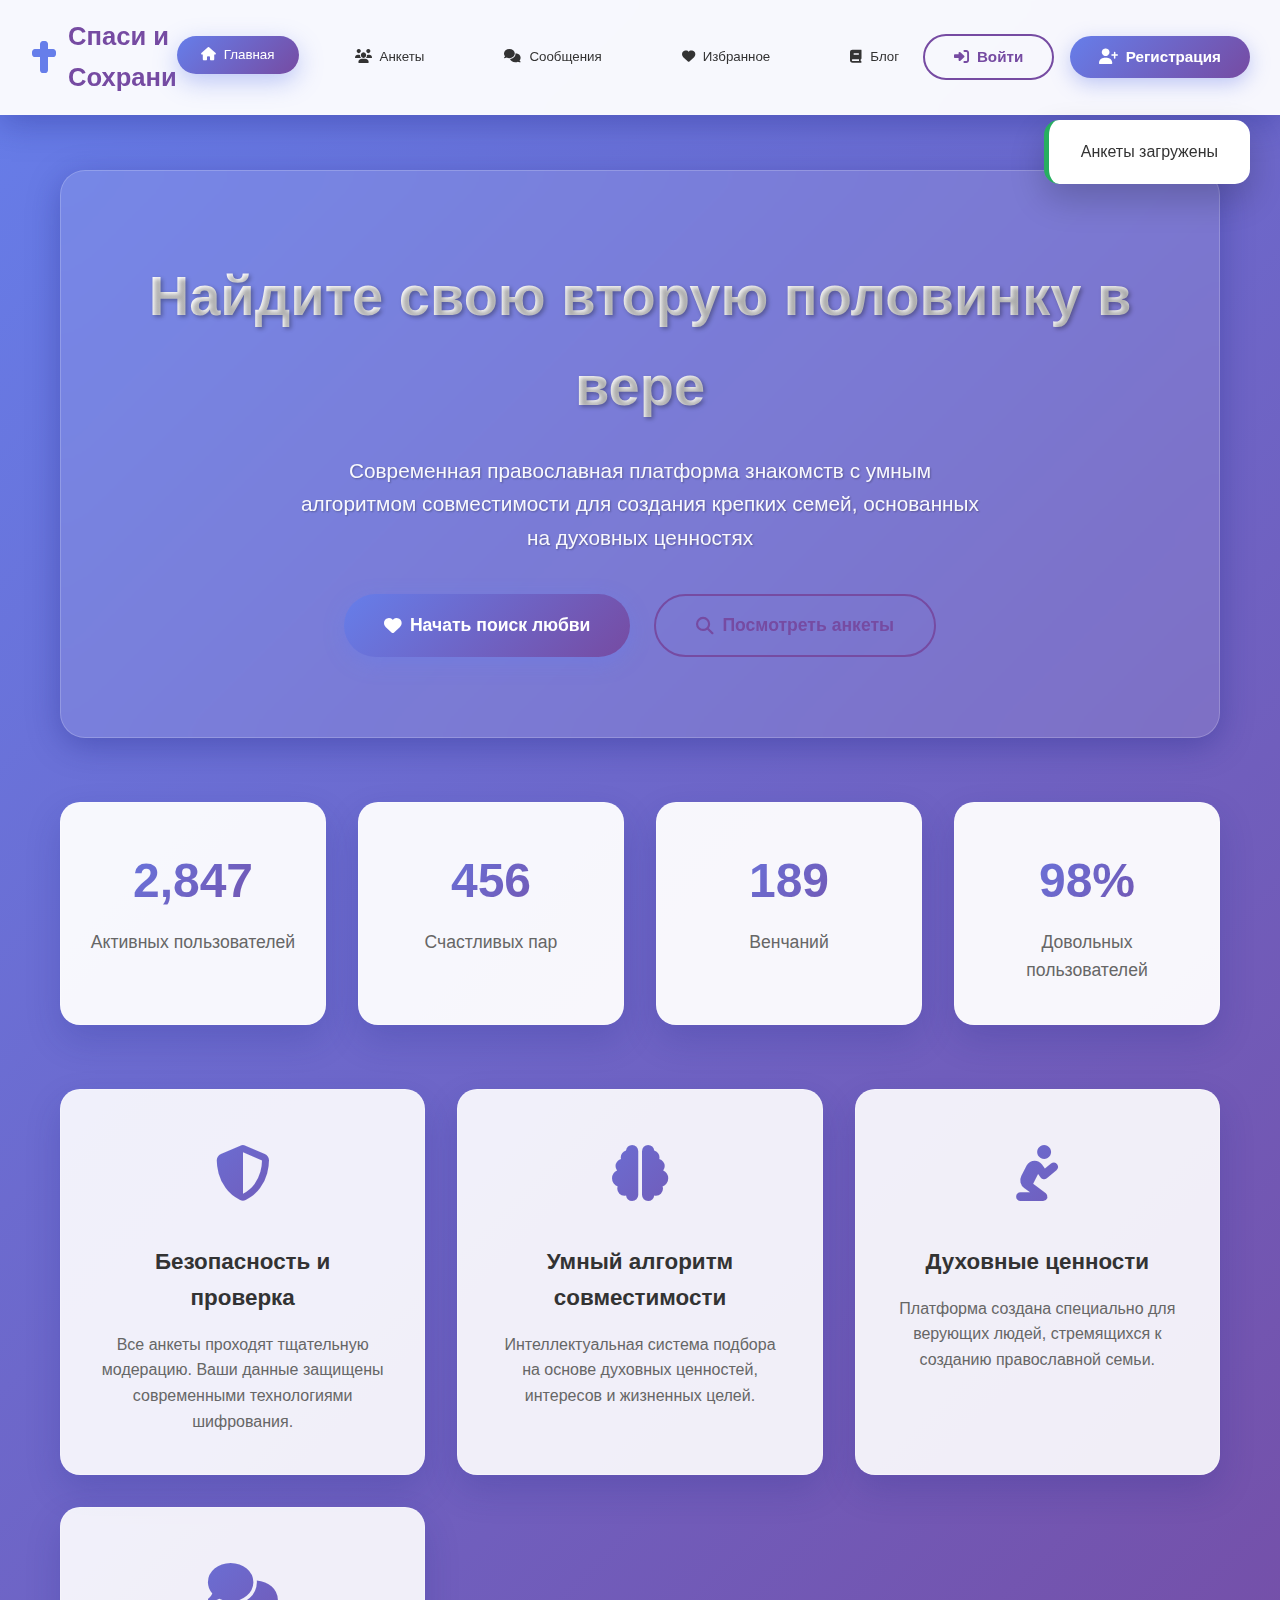
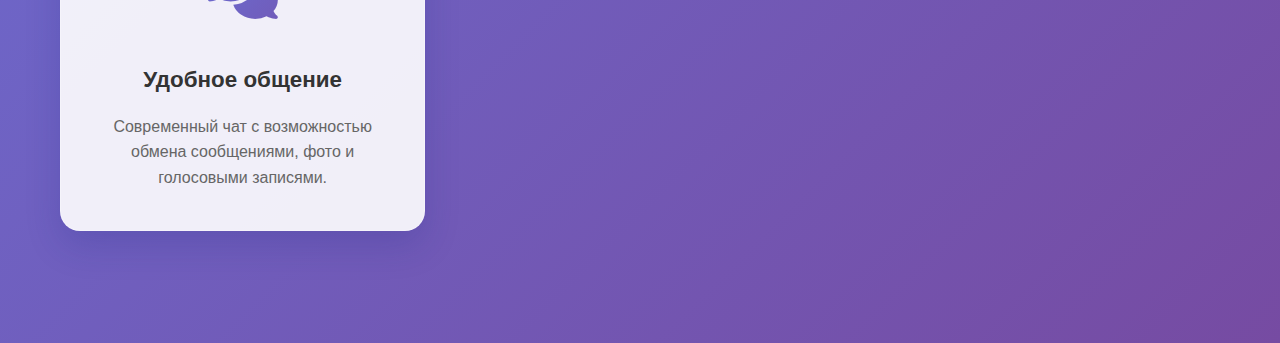
<file: orthodox-dating-fixed.html>
<!DOCTYPE html>
<html lang="ru">
<head>
    <meta charset="UTF-8">
    <meta name="viewport" content="width=device-width, initial-scale=1.0">
    <title>Спаси и Сохрани - Православные знакомства</title>
    <link rel="stylesheet" href="https://cdnjs.cloudflare.com/ajax/libs/font-awesome/6.4.0/css/all.min.css">
    <style>
        * {
            margin: 0;
            padding: 0;
            box-sizing: border-box;
        }

        body {
            font-family: 'Segoe UI', Tahoma, Geneva, Verdana, sans-serif;
            line-height: 1.6;
            color: #333;
            background: linear-gradient(135deg, #667eea 0%, #764ba2 100%);
            min-height: 100vh;
        }

        .container {
            max-width: 1200px;
            margin: 0 auto;
            padding: 0 20px;
        }

        /* Header */
        .header {
            background: rgba(255, 255, 255, 0.95);
            backdrop-filter: blur(15px);
            box-shadow: 0 8px 32px rgba(31, 38, 135, 0.37);
            position: fixed;
            top: 0;
            left: 0;
            right: 0;
            z-index: 1000;
            border-bottom: 1px solid rgba(255, 255, 255, 0.18);
        }

        .nav-container {
            display: flex;
            justify-content: space-between;
            align-items: center;
            padding: 1rem 2rem;
        }

        .logo {
            display: flex;
            align-items: center;
            gap: 12px;
            font-size: 1.6rem;
            font-weight: bold;
            color: #764ba2;
            cursor: pointer;
            transition: all 0.3s ease;
        }

        .logo:hover {
            transform: scale(1.05);
            color: #667eea;
        }

        .logo i {
            color: #667eea;
            font-size: 2rem;
            animation: glow 2s ease-in-out infinite alternate;
        }

        @keyframes glow {
            from { text-shadow: 0 0 5px #667eea; }
            to { text-shadow: 0 0 20px #667eea, 0 0 30px #667eea; }
        }

        .nav-menu {
            display: flex;
            list-style: none;
            gap: 2rem;
        }

        .nav-link {
            text-decoration: none;
            color: #333;
            font-weight: 500;
            padding: 0.7rem 1.5rem;
            border-radius: 30px;
            transition: all 0.3s ease;
            cursor: pointer;
            display: flex;
            align-items: center;
            gap: 8px;
            position: relative;
            overflow: hidden;
            border: none;
            background: none;
        }

        .nav-link::before {
            content: '';
            position: absolute;
            top: 0;
            left: -100%;
            width: 100%;
            height: 100%;
            background: linear-gradient(90deg, transparent, rgba(255,255,255,0.4), transparent);
            transition: left 0.5s;
        }

        .nav-link:hover::before {
            left: 100%;
        }

        .nav-link:hover,
        .nav-link.active {
            background: linear-gradient(135deg, #667eea, #764ba2);
            color: white;
            transform: translateY(-2px);
            box-shadow: 0 8px 25px rgba(102, 126, 234, 0.4);
        }

        .auth-buttons {
            display: flex;
            gap: 1rem;
            align-items: center;
        }

        .btn {
            padding: 0.8rem 1.8rem;
            border: none;
            border-radius: 30px;
            cursor: pointer;
            font-weight: 600;
            text-decoration: none;
            display: inline-flex;
            align-items: center;
            gap: 8px;
            transition: all 0.3s ease;
            font-size: 0.95rem;
            position: relative;
            overflow: hidden;
            font-family: inherit;
        }

        .btn::before {
            content: '';
            position: absolute;
            top: 0;
            left: -100%;
            width: 100%;
            height: 100%;
            background: linear-gradient(90deg, transparent, rgba(255,255,255,0.3), transparent);
            transition: left 0.5s;
        }

        .btn:hover::before {
            left: 100%;
        }

        .btn-primary {
            background: linear-gradient(135deg, #667eea, #764ba2);
            color: white;
            box-shadow: 0 6px 20px rgba(102, 126, 234, 0.4);
        }

        .btn-primary:hover {
            transform: translateY(-3px);
            box-shadow: 0 12px 35px rgba(102, 126, 234, 0.5);
        }

        .btn-secondary {
            background: transparent;
            color: #764ba2;
            border: 2px solid #764ba2;
        }

        .btn-secondary:hover {
            background: #764ba2;
            color: white;
            transform: translateY(-3px);
            box-shadow: 0 8px 25px rgba(118, 75, 162, 0.4);
        }

        /* Main Content */
        .main-content {
            margin-top: 90px;
            min-height: calc(100vh - 90px);
        }

        .section {
            display: none;
            padding: 3rem 0;
            animation: fadeInUp 0.6s ease-out;
        }

        .section.active {
            display: block;
        }

        @keyframes fadeInUp {
            from {
                opacity: 0;
                transform: translateY(30px);
            }
            to {
                opacity: 1;
                transform: translateY(0);
            }
        }

        /* Hero Section */
        .hero {
            background: rgba(255, 255, 255, 0.1);
            backdrop-filter: blur(20px);
            border-radius: 25px;
            padding: 5rem 3rem;
            text-align: center;
            margin: 2rem 0;
            color: white;
            border: 1px solid rgba(255, 255, 255, 0.2);
            box-shadow: 0 8px 32px rgba(31, 38, 135, 0.37);
        }

        .hero h1 {
            font-size: 3.5rem;
            margin-bottom: 1.5rem;
            background: linear-gradient(135deg, #fff, #f0f0f0);
            -webkit-background-clip: text;
            -webkit-text-fill-color: transparent;
            background-clip: text;
            text-shadow: 2px 2px 4px rgba(0,0,0,0.3);
        }

        .hero p {
            font-size: 1.3rem;
            margin-bottom: 2.5rem;
            opacity: 0.95;
            max-width: 700px;
            margin-left: auto;
            margin-right: auto;
            text-shadow: 1px 1px 2px rgba(0,0,0,0.3);
        }

        .hero-buttons {
            display: flex;
            gap: 1.5rem;
            justify-content: center;
            flex-wrap: wrap;
        }

        .btn-large {
            padding: 1.2rem 2.5rem;
            font-size: 1.1rem;
            border-radius: 35px;
        }

        /* Stats */
        .stats {
            display: grid;
            grid-template-columns: repeat(auto-fit, minmax(220px, 1fr));
            gap: 2rem;
            margin: 4rem 0;
        }

        .stat-card {
            background: rgba(255, 255, 255, 0.95);
            padding: 2.5rem 1.5rem;
            border-radius: 20px;
            text-align: center;
            box-shadow: 0 15px 35px rgba(31, 38, 135, 0.2);
            transition: all 0.4s ease;
            border: 1px solid rgba(255, 255, 255, 0.3);
        }

        .stat-card:hover {
            transform: translateY(-10px) scale(1.02);
            box-shadow: 0 25px 50px rgba(31, 38, 135, 0.3);
        }

        .stat-number {
            font-size: 3rem;
            font-weight: bold;
            background: linear-gradient(135deg, #667eea, #764ba2);
            -webkit-background-clip: text;
            -webkit-text-fill-color: transparent;
            background-clip: text;
            margin-bottom: 0.5rem;
        }

        .stat-label {
            color: #666;
            font-weight: 500;
            font-size: 1.1rem;
        }

        /* Content Cards */
        .content-card {
            background: rgba(255, 255, 255, 0.95);
            border-radius: 25px;
            padding: 3rem;
            margin: 2rem 0;
            box-shadow: 0 15px 35px rgba(31, 38, 135, 0.2);
            backdrop-filter: blur(20px);
            border: 1px solid rgba(255, 255, 255, 0.3);
        }

        .section-title {
            font-size: 2.8rem;
            text-align: center;
            margin-bottom: 3rem;
            background: linear-gradient(135deg, #667eea, #764ba2);
            -webkit-background-clip: text;
            -webkit-text-fill-color: transparent;
            background-clip: text;
            position: relative;
        }

        .section-title::after {
            content: '';
            position: absolute;
            bottom: -15px;
            left: 50%;
            transform: translateX(-50%);
            width: 80px;
            height: 4px;
            background: linear-gradient(135deg, #667eea, #764ba2);
            border-radius: 2px;
        }

        /* Search Container */
        .search-container {
            background: rgba(255, 255, 255, 0.8);
            border-radius: 20px;
            padding: 2.5rem;
            margin: 2rem 0;
            box-shadow: 0 10px 30px rgba(0, 0, 0, 0.1);
            backdrop-filter: blur(10px);
        }

        .search-filters {
            display: grid;
            grid-template-columns: repeat(auto-fit, minmax(220px, 1fr));
            gap: 1.5rem;
            margin-bottom: 2rem;
        }

        .form-group {
            margin-bottom: 1rem;
        }

        .form-label {
            display: block;
            margin-bottom: 0.7rem;
            font-weight: 600;
            color: #333;
            font-size: 0.95rem;
        }

        .form-input {
            width: 100%;
            padding: 1rem 1.2rem;
            border: 2px solid #e1e1e1;
            border-radius: 15px;
            font-size: 1rem;
            transition: all 0.3s ease;
            background: rgba(255, 255, 255, 0.9);
            font-family: inherit;
        }

        .form-input:focus {
            outline: none;
            border-color: #667eea;
            box-shadow: 0 0 0 4px rgba(102, 126, 234, 0.1);
            transform: translateY(-2px);
        }

        /* Profiles Grid */
        .profiles-grid {
            display: grid;
            grid-template-columns: repeat(auto-fit, minmax(320px, 1fr));
            gap: 2rem;
            margin: 3rem 0;
        }

        .profile-card {
            background: rgba(255, 255, 255, 0.95);
            border-radius: 20px;
            overflow: hidden;
            box-shadow: 0 15px 35px rgba(31, 38, 135, 0.2);
            transition: all 0.4s ease;
            cursor: pointer;
            border: 1px solid rgba(255, 255, 255, 0.3);
        }

        .profile-card:hover {
            transform: translateY(-15px) scale(1.02);
            box-shadow: 0 25px 50px rgba(31, 38, 135, 0.3);
        }

        .profile-photo {
            width: 100%;
            height: 220px;
            background: linear-gradient(135deg, #667eea, #764ba2);
            display: flex;
            align-items: center;
            justify-content: center;
            color: white;
            font-size: 4rem;
            font-weight: bold;
            position: relative;
            overflow: hidden;
        }

        .profile-photo::before {
            content: '';
            position: absolute;
            top: 0;
            left: -100%;
            width: 100%;
            height: 100%;
            background: linear-gradient(90deg, transparent, rgba(255,255,255,0.3), transparent);
            transition: left 0.8s;
        }

        .profile-card:hover .profile-photo::before {
            left: 100%;
        }

        .profile-status {
            position: absolute;
            top: 15px;
            right: 15px;
            background: rgba(0, 0, 0, 0.7);
            color: white;
            padding: 0.4rem 1rem;
            border-radius: 20px;
            font-size: 0.85rem;
            font-weight: 500;
        }

        .profile-status.online {
            background: linear-gradient(135deg, #27ae60, #2ecc71);
            box-shadow: 0 4px 15px rgba(39, 174, 96, 0.4);
        }

        .compatibility-badge {
            position: absolute;
            top: 15px;
            left: 15px;
            background: linear-gradient(135deg, #f39c12, #f1c40f);
            color: white;
            padding: 0.4rem 1rem;
            border-radius: 20px;
            font-size: 0.85rem;
            font-weight: 600;
            box-shadow: 0 4px 15px rgba(243, 156, 18, 0.4);
        }

        .profile-content {
            padding: 2rem;
        }

        .profile-name {
            font-size: 1.4rem;
            font-weight: bold;
            color: #333;
            margin-bottom: 0.8rem;
        }

        .profile-info {
            color: #666;
            margin-bottom: 1.2rem;
            line-height: 1.6;
        }

        .profile-quote {
            font-style: italic;
            color: #555;
            background: rgba(102, 126, 234, 0.1);
            padding: 1rem;
            border-radius: 12px;
            margin: 1rem 0;
            border-left: 4px solid #667eea;
        }

        .profile-interests {
            display: flex;
            flex-wrap: wrap;
            gap: 0.5rem;
            margin: 1rem 0;
        }

        .interest-tag {
            background: linear-gradient(135deg, #667eea, #764ba2);
            color: white;
            padding: 0.3rem 0.8rem;
            border-radius: 15px;
            font-size: 0.8rem;
            font-weight: 500;
        }

        .profile-actions {
            display: flex;
            gap: 0.8rem;
            margin-top: 1.5rem;
        }

        .btn-small {
            padding: 0.6rem 1.2rem;
            font-size: 0.85rem;
            border-radius: 20px;
        }

        /* Chat Interface */
        .chat-container {
            background: rgba(255, 255, 255, 0.95);
            border-radius: 20px;
            height: 600px;
            display: flex;
            flex-direction: column;
            overflow: hidden;
            box-shadow: 0 15px 35px rgba(31, 38, 135, 0.2);
            border: 1px solid rgba(255, 255, 255, 0.3);
        }

        .chat-header {
            background: linear-gradient(135deg, #667eea, #764ba2);
            color: white;
            padding: 1.5rem;
            display: flex;
            align-items: center;
            gap: 1rem;
            box-shadow: 0 4px 15px rgba(102, 126, 234, 0.3);
        }

        .chat-user-avatar {
            width: 50px;
            height: 50px;
            background: rgba(255, 255, 255, 0.2);
            border-radius: 50%;
            display: flex;
            align-items: center;
            justify-content: center;
            font-weight: bold;
            font-size: 1.2rem;
        }

        .chat-messages {
            flex: 1;
            padding: 1.5rem;
            overflow-y: auto;
            background: linear-gradient(135deg, #f8f9fa, #ffffff);
        }

        .message {
            margin-bottom: 1.2rem;
            animation: messageSlideIn 0.3s ease-out;
        }

        @keyframes messageSlideIn {
            from {
                opacity: 0;
                transform: translateY(20px);
            }
            to {
                opacity: 1;
                transform: translateY(0);
            }
        }

        .message-bubble {
            max-width: 75%;
            padding: 1rem 1.5rem;
            border-radius: 20px;
            word-wrap: break-word;
            position: relative;
        }

        .message-sent {
            text-align: right;
        }

        .message-sent .message-bubble {
            background: linear-gradient(135deg, #667eea, #764ba2);
            color: white;
            margin-left: auto;
            display: inline-block;
            box-shadow: 0 4px 15px rgba(102, 126, 234, 0.3);
        }

        .message-received .message-bubble {
            background: white;
            color: #333;
            border: 1px solid #e1e1e1;
            display: inline-block;
            box-shadow: 0 4px 15px rgba(0, 0, 0, 0.1);
        }

        .chat-input-container {
            padding: 1.5rem;
            background: white;
            border-top: 1px solid #e1e1e1;
            display: flex;
            gap: 1rem;
            align-items: center;
        }

        .chat-input {
            flex: 1;
            padding: 1rem 1.5rem;
            border: 2px solid #e1e1e1;
            border-radius: 25px;
            outline: none;
            font-size: 1rem;
            transition: all 0.3s ease;
            font-family: inherit;
        }

        .chat-input:focus {
            border-color: #667eea;
            box-shadow: 0 0 0 4px rgba(102, 126, 234, 0.1);
        }

        .chat-send {
            background: linear-gradient(135deg, #667eea, #764ba2);
            color: white;
            border: none;
            border-radius: 50%;
            width: 50px;
            height: 50px;
            cursor: pointer;
            display: flex;
            align-items: center;
            justify-content: center;
            transition: all 0.3s ease;
            box-shadow: 0 4px 15px rgba(102, 126, 234, 0.4);
        }

        .chat-send:hover {
            transform: scale(1.1);
            box-shadow: 0 8px 25px rgba(102, 126, 234, 0.5);
        }

        /* Modal */
        .modal {
            display: none;
            position: fixed;
            top: 0;
            left: 0;
            width: 100%;
            height: 100%;
            background: rgba(0, 0, 0, 0.8);
            z-index: 2000;
            backdrop-filter: blur(10px);
        }

        .modal-content {
            position: absolute;
            top: 50%;
            left: 50%;
            transform: translate(-50%, -50%);
            background: white;
            border-radius: 25px;
            padding: 0;
            width: 90%;
            max-width: 500px;
            box-shadow: 0 25px 60px rgba(0, 0, 0, 0.4);
            animation: modalSlideIn 0.4s ease-out;
            overflow: hidden;
        }

        @keyframes modalSlideIn {
            from {
                opacity: 0;
                transform: translate(-50%, -60%) scale(0.8);
            }
            to {
                opacity: 1;
                transform: translate(-50%, -50%) scale(1);
            }
        }

        .modal-header {
            background: linear-gradient(135deg, #667eea, #764ba2);
            color: white;
            padding: 2rem;
            display: flex;
            justify-content: space-between;
            align-items: center;
        }

        .modal-close {
            background: none;
            border: none;
            font-size: 1.8rem;
            cursor: pointer;
            color: white;
            transition: all 0.3s ease;
            width: 40px;
            height: 40px;
            border-radius: 50%;
            display: flex;
            align-items: center;
            justify-content: center;
        }

        .modal-close:hover {
            background: rgba(255, 255, 255, 0.2);
            transform: rotate(90deg);
        }

        .modal-body {
            padding: 2.5rem;
        }

        /* Notification */
        .notification {
            position: fixed;
            top: 120px;
            right: 30px;
            background: white;
            padding: 1.2rem 2rem;
            border-radius: 15px;
            box-shadow: 0 15px 35px rgba(0, 0, 0, 0.2);
            border-left: 5px solid #27ae60;
            display: none;
            z-index: 3000;
            animation: notificationSlideIn 0.4s ease-out;
            max-width: 350px;
        }

        @keyframes notificationSlideIn {
            from {
                opacity: 0;
                transform: translateX(100%);
            }
            to {
                opacity: 1;
                transform: translateX(0);
            }
        }

        /* Features Grid */
        .features-grid {
            display: grid;
            grid-template-columns: repeat(auto-fit, minmax(280px, 1fr));
            gap: 2rem;
            margin: 4rem 0;
        }

        .feature-card {
            background: rgba(255, 255, 255, 0.9);
            padding: 2.5rem;
            border-radius: 20px;
            text-align: center;
            box-shadow: 0 15px 35px rgba(31, 38, 135, 0.2);
            transition: all 0.4s ease;
            border: 1px solid rgba(255, 255, 255, 0.3);
        }

        .feature-card:hover {
            transform: translateY(-10px);
            box-shadow: 0 25px 50px rgba(31, 38, 135, 0.3);
        }

        .feature-icon {
            font-size: 3.5rem;
            margin-bottom: 1.5rem;
            background: linear-gradient(135deg, #667eea, #764ba2);
            -webkit-background-clip: text;
            -webkit-text-fill-color: transparent;
            background-clip: text;
        }

        .feature-title {
            font-size: 1.4rem;
            font-weight: bold;
            margin-bottom: 1rem;
            color: #333;
        }

        .feature-description {
            color: #666;
            line-height: 1.6;
        }

        /* Blog Posts */
        .blog-grid {
            display: grid;
            grid-template-columns: repeat(auto-fit, minmax(350px, 1fr));
            gap: 2rem;
            margin: 3rem 0;
        }

        .blog-post {
            background: white;
            border-radius: 20px;
            overflow: hidden;
            box-shadow: 0 15px 35px rgba(31, 38, 135, 0.2);
            transition: all 0.4s ease;
            cursor: pointer;
        }

        .blog-post:hover {
            transform: translateY(-10px);
            box-shadow: 0 25px 50px rgba(31, 38, 135, 0.3);
        }

        .blog-image {
            height: 200px;
            background: linear-gradient(135deg, #667eea, #764ba2);
            display: flex;
            align-items: center;
            justify-content: center;
            color: white;
            font-size: 3rem;
        }

        .blog-content {
            padding: 2rem;
        }

        .blog-meta {
            color: #667eea;
            font-size: 0.9rem;
            margin-bottom: 1rem;
            display: flex;
            align-items: center;
            gap: 1rem;
        }

        .blog-title {
            font-size: 1.3rem;
            font-weight: bold;
            margin-bottom: 1rem;
            color: #333;
        }

        .blog-excerpt {
            color: #666;
            line-height: 1.6;
            margin-bottom: 1.5rem;
        }

        .blog-footer {
            display: flex;
            justify-content: space-between;
            align-items: center;
            padding-top: 1rem;
            border-top: 1px solid #eee;
        }

        .blog-author {
            color: #667eea;
            font-weight: 500;
        }

        .blog-read-time {
            color: #999;
            font-size: 0.9rem;
        }

        /* Responsive */
        @media (max-width: 768px) {
            .nav-menu {
                display: none;
            }
            
            .hero h1 {
                font-size: 2.5rem;
            }
            
            .hero-buttons {
                flex-direction: column;
                align-items: center;
            }
            
            .profiles-grid {
                grid-template-columns: 1fr;
            }
            
            .search-filters {
                grid-template-columns: 1fr;
            }
            
            .stats {
                grid-template-columns: repeat(2, 1fr);
            }
            
            .features-grid {
                grid-template-columns: 1fr;
            }
        }
    </style>
</head>
<body>
    <!-- Header -->
    <header class="header">
        <div class="nav-container">
            <div class="logo" onclick="showSection('home')">
                <i class="fas fa-cross"></i>
                <span>Спаси и Сохрани</span>
            </div>
            
            <nav class="nav-menu">
                <button class="nav-link active" onclick="showSection('home')">
                    <i class="fas fa-home"></i> Главная
                </button>
                <button class="nav-link" onclick="showSection('profiles')">
                    <i class="fas fa-users"></i> Анкеты
                </button>
                <button class="nav-link" onclick="showSection('messages')">
                    <i class="fas fa-comments"></i> Сообщения
                </button>
                <button class="nav-link" onclick="showSection('favorites')">
                    <i class="fas fa-heart"></i> Избранное
                </button>
                <button class="nav-link" onclick="showSection('blog')">
                    <i class="fas fa-book"></i> Блог
                </button>
            </nav>
            
            <div class="auth-buttons">
                <button class="btn btn-secondary" onclick="openModal('loginModal')">
                    <i class="fas fa-sign-in-alt"></i> Войти
                </button>
                <button class="btn btn-primary" onclick="openModal('registerModal')">
                    <i class="fas fa-user-plus"></i> Регистрация
                </button>
            </div>
        </div>
    </header>

    <!-- Main Content -->
    <main class="main-content">
        <div class="container">
            
            <!-- Home Section -->
            <section id="home" class="section active">
                <div class="hero">
                    <h1>Найдите свою вторую половинку в вере</h1>
                    <p>Современная православная платформа знакомств с умным алгоритмом совместимости для создания крепких семей, основанных на духовных ценностях</p>
                    <div class="hero-buttons">
                        <button class="btn btn-primary btn-large" onclick="openModal('registerModal')">
                            <i class="fas fa-heart"></i> Начать поиск любви
                        </button>
                        <button class="btn btn-secondary btn-large" onclick="showSection('profiles')">
                            <i class="fas fa-search"></i> Посмотреть анкеты
                        </button>
                    </div>
                </div>

                <div class="stats">
                    <div class="stat-card">
                        <div class="stat-number">2,847</div>
                        <div class="stat-label">Активных пользователей</div>
                    </div>
                    <div class="stat-card">
                        <div class="stat-number">456</div>
                        <div class="stat-label">Счастливых пар</div>
                    </div>
                    <div class="stat-card">
                        <div class="stat-number">189</div>
                        <div class="stat-label">Венчаний</div>
                    </div>
                    <div class="stat-card">
                        <div class="stat-number">98%</div>
                        <div class="stat-label">Довольных пользователей</div>
                    </div>
                </div>

                <div class="features-grid">
                    <div class="feature-card">
                        <div class="feature-icon">
                            <i class="fas fa-shield-alt"></i>
                        </div>
                        <div class="feature-title">Безопасность и проверка</div>
                        <div class="feature-description">Все анкеты проходят тщательную модерацию. Ваши данные защищены современными технологиями шифрования.</div>
                    </div>
                    <div class="feature-card">
                        <div class="feature-icon">
                            <i class="fas fa-brain"></i>
                        </div>
                        <div class="feature-title">Умный алгоритм совместимости</div>
                        <div class="feature-description">Интеллектуальная система подбора на основе духовных ценностей, интересов и жизненных целей.</div>
                    </div>
                    <div class="feature-card">
                        <div class="feature-icon">
                            <i class="fas fa-pray"></i>
                        </div>
                        <div class="feature-title">Духовные ценности</div>
                        <div class="feature-description">Платформа создана специально для верующих людей, стремящихся к созданию православной семьи.</div>
                    </div>
                    <div class="feature-card">
                        <div class="feature-icon">
                            <i class="fas fa-comments"></i>
                        </div>
                        <div class="feature-title">Удобное общение</div>
                        <div class="feature-description">Современный чат с возможностью обмена сообщениями, фото и голосовыми записями.</div>
                    </div>
                </div>
            </section>

            <!-- Profiles Section -->
            <section id="profiles" class="section">
                <div class="content-card">
                    <h2 class="section-title">Анкеты пользователей</h2>
                    
                    <div class="search-container">
                        <div class="search-filters">
                            <div class="form-group">
                                <label class="form-label">Я ищу</label>
                                <select class="form-input" id="genderFilter">
                                    <option value="">Любой пол</option>
                                    <option value="male">Мужчину</option>
                                    <option value="female">Женщину</option>
                                </select>
                            </div>
                            <div class="form-group">
                                <label class="form-label">Возраст от</label>
                                <input type="number" class="form-input" id="ageFromFilter" min="18" max="80" placeholder="18">
                            </div>
                            <div class="form-group">
                                <label class="form-label">Возраст до</label>
                                <input type="number" class="form-input" id="ageToFilter" min="18" max="80" placeholder="50">
                            </div>
                            <div class="form-group">
                                <label class="form-label">Город</label>
                                <input type="text" class="form-input" id="cityFilter" placeholder="Введите город">
                            </div>
                        </div>
                        <div style="text-align: center; margin-top: 1rem;">
                            <button class="btn btn-primary btn-large" onclick="searchProfiles()">
                                <i class="fas fa-search"></i> Найти совпадения
                            </button>
                            <button class="btn btn-secondary" onclick="clearFilters()">
                                <i class="fas fa-eraser"></i> Очистить фильтры
                            </button>
                        </div>
                    </div>

                    <div class="profiles-grid" id="profilesGrid">
                        <!-- Profiles will be loaded here -->
                    </div>
                </div>
            </section>

            <!-- Messages Section -->
            <section id="messages" class="section">
                <div class="content-card">
                    <h2 class="section-title">Сообщения</h2>
                    <div class="chat-container">
                        <div class="chat-header">
                            <div class="chat-user-avatar">М</div>
                            <div>
                                <div style="font-weight: bold; font-size: 1.1rem;">Мария Петрова</div>
                                <div style="font-size: 0.9rem; opacity: 0.8;">
                                    <i class="fas fa-circle" style="color: #2ecc71; font-size: 0.7rem;"></i> Онлайн
                                </div>
                            </div>
                            <div style="margin-left: auto;">
                                <button class="btn btn-secondary btn-small" style="background: rgba(255,255,255,0.2); border: none; color: white;" onclick="showNotification('Видеозвонок начинается...', 'info')">
                                    <i class="fas fa-video"></i>
                                </button>
                            </div>
                        </div>
                        <div class="chat-messages" id="chatMessages">
                            <div class="message message-received">
                                <div class="message-bubble">Здравствуйте! Меня очень заинтересовала ваша анкета. Вы действительно воцерковленный человек?</div>
                            </div>
                            <div class="message message-sent">
                                <div class="message-bubble">Здравствуйте! Да, конечно. Очень приятно познакомиться с вами.</div>
                            </div>
                            <div class="message message-received">
                                <div class="message-bubble">Расскажите немного о себе. Как давно вы пришли к вере?</div>
                            </div>
                        </div>
                        <div class="chat-input-container">
                            <input type="text" class="chat-input" id="messageInput" placeholder="Введите сообщение..." onkeypress="handleEnterKey(event)">
                            <button class="chat-send" onclick="sendMessage()">
                                <i class="fas fa-paper-plane"></i>
                            </button>
                        </div>
                    </div>
                </div>
            </section>

            <!-- Favorites Section -->
            <section id="favorites" class="section">
                <div class="content-card">
                    <h2 class="section-title">Избранные анкеты</h2>
                    <div class="profiles-grid" id="favoritesGrid">
                        <!-- Favorites will be loaded here -->
                    </div>
                </div>
            </section>

            <!-- Blog Section -->
            <section id="blog" class="section">
                <div class="content-card">
                    <h2 class="section-title">Православный блог</h2>
                    <div class="blog-grid">
                        <div class="blog-post" onclick="showNotification('Открываем статью: Как создать православную семью', 'info')">
                            <div class="blog-image">
                                <i class="fas fa-home"></i>
                            </div>
                            <div class="blog-content">
                                <div class="blog-meta">
                                    <span><i class="fas fa-calendar"></i> 15 марта 2024</span>
                                    <span><i class="fas fa-user"></i> Протоиерей Андрей</span>
                                </div>
                                <div class="blog-title">Как создать православную семью в современном мире</div>
                                <div class="blog-excerpt">О том, какие принципы должны лежать в основе православной семьи и как их применять в повседневной жизни...</div>
                                <div class="blog-footer">
                                    <div class="blog-author">Протоиерей Андрей Ткачев</div>
                                    <div class="blog-read-time"><i class="fas fa-clock"></i> 5 мин</div>
                                </div>
                            </div>
                        </div>

                        <div class="blog-post" onclick="showNotification('Открываем статью: Православные традиции знакомства', 'info')">
                            <div class="blog-image">
                                <i class="fas fa-heart"></i>
                            </div>
                            <div class="blog-content">
                                <div class="blog-meta">
                                    <span><i class="fas fa-calendar"></i> 12 марта 2024</span>
                                    <span><i class="fas fa-user"></i> Матушка Елена</span>
                                </div>
                                <div class="blog-title">Православные традиции знакомства и сватовства</div>
                                <div class="blog-excerpt">Исторический взгляд на традиции знакомства в православной культуре и их современная актуальность...</div>
                                <div class="blog-footer">
                                    <div class="blog-author">Матушка Елена Морозова</div>
                                    <div class="blog-read-time"><i class="fas fa-clock"></i> 7 мин</div>
                                </div>
                            </div>
                        </div>

                        <div class="blog-post" onclick="showNotification('Открываем статью: Молитва в семейной жизни', 'info')">
                            <div class="blog-image">
                                <i class="fas fa-pray"></i>
                            </div>
                            <div class="blog-content">
                                <div class="blog-meta">
                                    <span><i class="fas fa-calendar"></i> 10 марта 2024</span>
                                    <span><i class="fas fa-user"></i> Иерей Димитрий</span>
                                </div>
                                <div class="blog-title">Молитва в семейной жизни</div>
                                <div class="blog-excerpt">О важности совместной молитвы супругов и воспитании детей в православной вере...</div>
                                <div class="blog-footer">
                                    <div class="blog-author">Иерей Димитрий Смирнов</div>
                                    <div class="blog-read-time"><i class="fas fa-clock"></i> 4 мин</div>
                                </div>
                            </div>
                        </div>
                    </div>
                </div>
            </section>

        </div>
    </main>

    <!-- Login Modal -->
    <div id="loginModal" class="modal">
        <div class="modal-content">
            <div class="modal-header">
                <h2>Вход в систему</h2>
                <button class="modal-close" onclick="closeModal('loginModal')">&times;</button>
            </div>
            <div class="modal-body">
                <form onsubmit="handleLogin(event)">
                    <div class="form-group">
                        <label class="form-label">Email</label>
                        <input type="email" class="form-input" required id="loginEmail" placeholder="example@mail.ru">
                    </div>
                    <div class="form-group">
                        <label class="form-label">Пароль</label>
                        <input type="password" class="form-input" required id="loginPassword" placeholder="Введите пароль">
                    </div>
                    <button type="submit" class="btn btn-primary" style="width: 100%; margin-top: 1rem;">
                        <i class="fas fa-sign-in-alt"></i> Войти в систему
                    </button>
                </form>
            </div>
        </div>
    </div>

    <!-- Register Modal -->
    <div id="registerModal" class="modal">
        <div class="modal-content">
            <div class="modal-header">
                <h2>Регистрация</h2>
                <button class="modal-close" onclick="closeModal('registerModal')">&times;</button>
            </div>
            <div class="modal-body">
                <form onsubmit="handleRegister(event)">
                    <div class="form-group">
                        <label class="form-label">Имя</label>
                        <input type="text" class="form-input" required id="registerName" placeholder="Ваше имя">
                    </div>
                    <div class="form-group">
                        <label class="form-label">Email</label>
                        <input type="email" class="form-input" required id="registerEmail" placeholder="example@mail.ru">
                    </div>
                    <div class="form-group">
                        <label class="form-label">Пароль</label>
                        <input type="password" class="form-input" required id="registerPassword" placeholder="Минимум 6 символов">
                    </div>
                    <button type="submit" class="btn btn-primary" style="width: 100%; margin-top: 1rem;">
                        <i class="fas fa-user-plus"></i> Создать аккаунт
                    </button>
                </form>
            </div>
        </div>
    </div>

    <!-- Notification -->
    <div id="notification" class="notification"></div>

    <script>
        // Sample profiles data
        const profiles = [
            {
                id: 1,
                name: 'Мария',
                age: 28,
                city: 'Москва',
                avatar: 'М',
                gender: 'female',
                status: 'online',
                compatibility: 95,
                interests: ['паломничество', 'церковное пение', 'чтение'],
                quote: 'Ищу верующего человека для создания крепкой православной семьи, основанной на любви и взаимном уважении.'
            },
            {
                id: 2,
                name: 'Александр',
                age: 32,
                city: 'Санкт-Петербург',
                avatar: 'А',
                gender: 'male',
                status: 'online',
                compatibility: 88,
                interests: ['богословие', 'благотворительность', 'спорт'],
                quote: 'Воцерковленный христианин, ищу спутницу жизни для совместного пути к Богу.'
            },
            {
                id: 3,
                name: 'Елена',
                age: 26,
                city: 'Екатеринбург',
                avatar: 'Е',
                gender: 'female',
                status: 'offline',
                compatibility: 92,
                interests: ['богословие', 'природа', 'искусство'],
                quote: 'Недавно пришла к вере, ищу человека для духовного роста и создания семьи.'
            },
            {
                id: 4,
                name: 'Дмитрий',
                age: 29,
                city: 'Казань',
                avatar: 'Д',
                gender: 'male',
                status: 'online',
                compatibility: 90,
                interests: ['церковное пение', 'паломничество', 'музыка'],
                quote: 'Служу в алтаре, ищу православную девушку для создания крепкой семьи.'
            },
            {
                id: 5,
                name: 'Анна',
                age: 24,
                city: 'Новосибирск',
                avatar: 'А',
                gender: 'female',
                status: 'online',
                compatibility: 87,
                interests: ['рукоделие', 'кулинария', 'дети'],
                quote: 'Преподаю в воскресной школе, мечтаю о большой православной семье.'
            }
        ];

        let currentUser = null;
        let favoriteProfiles = [1, 3]; // Sample favorites

        // Navigation
        function showSection(sectionId) {
            console.log('Переключаем на раздел:', sectionId);
            
            // Hide all sections
            document.querySelectorAll('.section').forEach(section => {
                section.classList.remove('active');
            });

            // Show selected section
            const targetSection = document.getElementById(sectionId);
            if (targetSection) {
                targetSection.classList.add('active');
            }

            // Update navigation
            document.querySelectorAll('.nav-link').forEach(link => {
                link.classList.remove('active');
            });

            const activeLink = document.querySelector(`[onclick="showSection('${sectionId}')"]`);
            if (activeLink) {
                activeLink.classList.add('active');
            }

            // Load section-specific content
            if (sectionId === 'profiles') {
                loadProfiles();
            } else if (sectionId === 'favorites') {
                loadFavorites();
            }

            // Smooth scroll to top
            window.scrollTo({ top: 0, behavior: 'smooth' });
            
            // Show notification
            showNotification(`Переход в раздел: ${getSectionName(sectionId)}`, 'info');
        }

        function getSectionName(sectionId) {
            const names = {
                'home': 'Главная',
                'profiles': 'Анкеты',
                'messages': 'Сообщения',
                'favorites': 'Избранное',
                'blog': 'Блог'
            };
            return names[sectionId] || sectionId;
        }

        // Profile functions
        function loadProfiles() {
            console.log('Загружаем профили');
            const grid = document.getElementById('profilesGrid');
            if (!grid) return;

            grid.innerHTML = profiles.map(profile => createProfileCard(profile)).join('');
            showNotification('Анкеты загружены', 'success');
        }

        function createProfileCard(profile) {
            const statusClass = profile.status === 'online' ? 'online' : '';
            const statusText = profile.status === 'online' ? 'Онлайн' : 'Был(а) недавно';
            const interestTags = profile.interests.map(interest => 
                `<span class="interest-tag">${interest}</span>`
            ).join('');

            return `
                <div class="profile-card">
                    <div class="profile-photo">
                        ${profile.avatar}
                        <div class="profile-status ${statusClass}">${statusText}</div>
                        <div class="compatibility-badge">${profile.compatibility}% совместимость</div>
                    </div>
                    <div class="profile-content">
                        <div class="profile-name">${profile.name}, ${profile.age} лет</div>
                        <div class="profile-info">
                            <i class="fas fa-map-marker-alt"></i> ${profile.city}<br>
                            <i class="fas fa-church"></i> Воцерковленный
                        </div>
                        <div class="profile-quote">"${profile.quote}"</div>
                        <div class="profile-interests">${interestTags}</div>
                        <div class="profile-actions">
                            <button class="btn btn-primary btn-small" onclick="startChat(${profile.id})">
                                <i class="fas fa-envelope"></i> Написать
                            </button>
                            <button class="btn btn-secondary btn-small" onclick="toggleFavorite(${profile.id})">
                                <i class="fas fa-heart"></i> ${favoriteProfiles.includes(profile.id) ? 'Убрать' : 'В избранное'}
                            </button>
                        </div>
                    </div>
                </div>
            `;
        }

        // Search functions
        function searchProfiles() {
            console.log('Выполняем поиск');
            const gender = document.getElementById('genderFilter').value;
            const ageFrom = document.getElementById('ageFromFilter').value;
            const ageTo = document.getElementById('ageToFilter').value;
            const city = document.getElementById('cityFilter').value;

            let results = [...profiles];

            if (gender) {
                results = results.filter(p => p.gender === gender);
            }
            if (ageFrom) {
                results = results.filter(p => p.age >= parseInt(ageFrom));
            }
            if (ageTo) {
                results = results.filter(p => p.age <= parseInt(ageTo));
            }
            if (city) {
                results = results.filter(p => p.city.toLowerCase().includes(city.toLowerCase()));
            }

            const grid = document.getElementById('profilesGrid');
            if (grid) {
                grid.innerHTML = results.map(profile => createProfileCard(profile)).join('');
            }

            showNotification(`Найдено анкет: ${results.length}`, 'info');
        }

        function clearFilters() {
            console.log('Очищаем фильтры');
            document.getElementById('genderFilter').value = '';
            document.getElementById('ageFromFilter').value = '';
            document.getElementById('ageToFilter').value = '';
            document.getElementById('cityFilter').value = '';
            loadProfiles();
            showNotification('Фильтры очищены', 'success');
        }

        // Favorites
        function toggleFavorite(profileId) {
            console.log('Переключаем избранное для профиля:', profileId);
            const profile = profiles.find(p => p.id === profileId);
            if (favoriteProfiles.includes(profileId)) {
                favoriteProfiles = favoriteProfiles.filter(id => id !== profileId);
                showNotification(`${profile.name} удален(а) из избранного`, 'info');
            } else {
                favoriteProfiles.push(profileId);
                showNotification(`${profile.name} добавлен(а) в избранное`, 'success');
            }
            
            // Reload current section if it's profiles or favorites
            const currentSection = document.querySelector('.section.active');
            if (currentSection.id === 'profiles') {
                loadProfiles();
            } else if (currentSection.id === 'favorites') {
                loadFavorites();
            }
        }

        function loadFavorites() {
            console.log('Загружаем избранное');
            const grid = document.getElementById('favoritesGrid');
            if (!grid) return;

            const favoriteProfilesData = profiles.filter(p => favoriteProfiles.includes(p.id));
            
            if (favoriteProfilesData.length === 0) {
                grid.innerHTML = `
                    <div style="grid-column: 1/-1; text-align: center; padding: 3rem; color: #666;">
                        <i class="fas fa-heart" style="font-size: 3rem; margin-bottom: 1rem; opacity: 0.3;"></i>
                        <h3>Пока нет избранных анкет</h3>
                        <p>Добавляйте понравившиеся профили в избранное</p>
                        <button class="btn btn-primary" onclick="showSection('profiles')" style="margin-top: 1rem;">
                            <i class="fas fa-search"></i> Найти анкеты
                        </button>
                    </div>
                `;
                return;
            }

            grid.innerHTML = favoriteProfilesData.map(profile => createProfileCard(profile)).join('');
            showNotification(`Избранных анкет: ${favoriteProfilesData.length}`, 'info');
        }

        // Chat functions
        function startChat(profileId) {
            console.log('Начинаем чат с профилем:', profileId);
            const profile = profiles.find(p => p.id === profileId);
            showNotification(`Открываем чат с ${profile.name}...`, 'info');
            setTimeout(() => {
                showSection('messages');
            }, 1500);
        }

        function sendMessage() {
            console.log('Отправляем сообщение');
            const input = document.getElementById('messageInput');
            if (!input || !input.value.trim()) {
                showNotification('Введите сообщение', 'warning');
                return;
            }

            const messagesContainer = document.getElementById('chatMessages');
            const messageDiv = document.createElement('div');
            messageDiv.className = 'message message-sent';
            messageDiv.innerHTML = `<div class="message-bubble">${input.value}</div>`;
            messagesContainer.appendChild(messageDiv);
            
            const messageText = input.value;
            input.value = '';
            messagesContainer.scrollTop = messagesContainer.scrollHeight;

            // Simulate typing indicator
            const typingDiv = document.createElement('div');
            typingDiv.className = 'message message-received';
            typingDiv.innerHTML = `<div class="message-bubble" style="opacity: 0.7;"><i class="fas fa-ellipsis-h"></i> печатает...</div>`;
            messagesContainer.appendChild(typingDiv);
            messagesContainer.scrollTop = messagesContainer.scrollHeight;

            // Simulate response
            setTimeout(() => {
                messagesContainer.removeChild(typingDiv);
                const responses = [
                    'Спасибо за сообщение! Очень приятно общаться.',
                    'Интересная мысль. А что вы думаете о современной церковной жизни?',
                    'Согласна с вами. Важно найти человека с похожими взглядами.',
                    'Расскажите больше о своих интересах.',
                    'Очень рада нашему знакомству!',
                    'Это замечательно! Как долго вы воцерковлены?',
                    'Какие у вас планы на будущее?'
                ];
                const randomResponse = responses[Math.floor(Math.random() * responses.length)];
                
                const responseDiv = document.createElement('div');
                responseDiv.className = 'message message-received';
                responseDiv.innerHTML = `<div class="message-bubble">${randomResponse}</div>`;
                messagesContainer.appendChild(responseDiv);
                messagesContainer.scrollTop = messagesContainer.scrollHeight;
                
                showNotification('Получен ответ', 'info');
            }, 2000);
        }

        function handleEnterKey(event) {
            if (event.key === 'Enter') {
                sendMessage();
            }
        }

        // Modal functions
        function openModal(modalId) {
            console.log('Открываем модальное окно:', modalId);
            const modal = document.getElementById(modalId);
            if (modal) {
                modal.style.display = 'block';
                document.body.style.overflow = 'hidden';
                showNotification('Модальное окно открыто', 'info');
            }
        }

        function closeModal(modalId) {
            console.log('Закрываем модальное окно:', modalId);
            const modal = document.getElementById(modalId);
            if (modal) {
                modal.style.display = 'none';
                document.body.style.overflow = 'auto';
                showNotification('Модальное окно закрыто', 'info');
            }
        }

        // Auth functions
        function handleLogin(event) {
            console.log('Обработка входа');
            event.preventDefault();
            const email = document.getElementById('loginEmail').value;
            const password = document.getElementById('loginPassword').value;

            if (email && password) {
                currentUser = { name: email.split('@')[0], email: email };
                closeModal('loginModal');
                showNotification('Добро пожаловать! Вход выполнен успешно!', 'success');
                
                // Clear form
                document.getElementById('loginEmail').value = '';
                document.getElementById('loginPassword').value = '';
            } else {
                showNotification('Заполните все поля', 'warning');
            }
        }

        function handleRegister(event) {
            console.log('Обработка регистрации');
            event.preventDefault();
            const name = document.getElementById('registerName').value;
            const email = document.getElementById('registerEmail').value;
            const password = document.getElementById('registerPassword').value;

            if (name && email && password) {
                if (password.length < 6) {
                    showNotification('Пароль должен быть не менее 6 символов', 'warning');
                    return;
                }
                
                currentUser = { name: name, email: email };
                closeModal('registerModal');
                showNotification(`Добро пожаловать, ${name}! Регистрация успешна!`, 'success');
                
                // Clear form
                document.getElementById('registerName').value = '';
                document.getElementById('registerEmail').value = '';
                document.getElementById('registerPassword').value = '';
            } else {
                showNotification('Заполните все поля', 'warning');
            }
        }

        // Notification
        function showNotification(message, type = 'success') {
            console.log('Показываем уведомление:', message, type);
            const notification = document.getElementById('notification');
            if (!notification) return;

            // Set border color based on type
            const colors = {
                'success': '#27ae60',
                'error': '#e74c3c',
                'warning': '#f39c12',
                'info': '#3498db'
            };

            notification.textContent = message;
            notification.style.borderLeftColor = colors[type] || colors.success;
            notification.style.display = 'block';
            
            // Auto hide after 4 seconds
            setTimeout(() => {
                notification.style.display = 'none';
            }, 4000);
        }

        // Initialize
        document.addEventListener('DOMContentLoaded', function() {
            console.log('Инициализация сайта');
            
            // Load initial content
            loadProfiles();
            
            // Close modals on outside click
            window.addEventListener('click', function(e) {
                if (e.target.classList.contains('modal')) {
                    closeModal(e.target.id);
                }
            });

            // Show welcome notification
            setTimeout(() => {
                showNotification('Добро пожаловать на православную платформу знакомств!', 'info');
            }, 1000);
            
            console.log('Сайт готов к работе!');
        });
    </script>
</body>
</html>
</file>
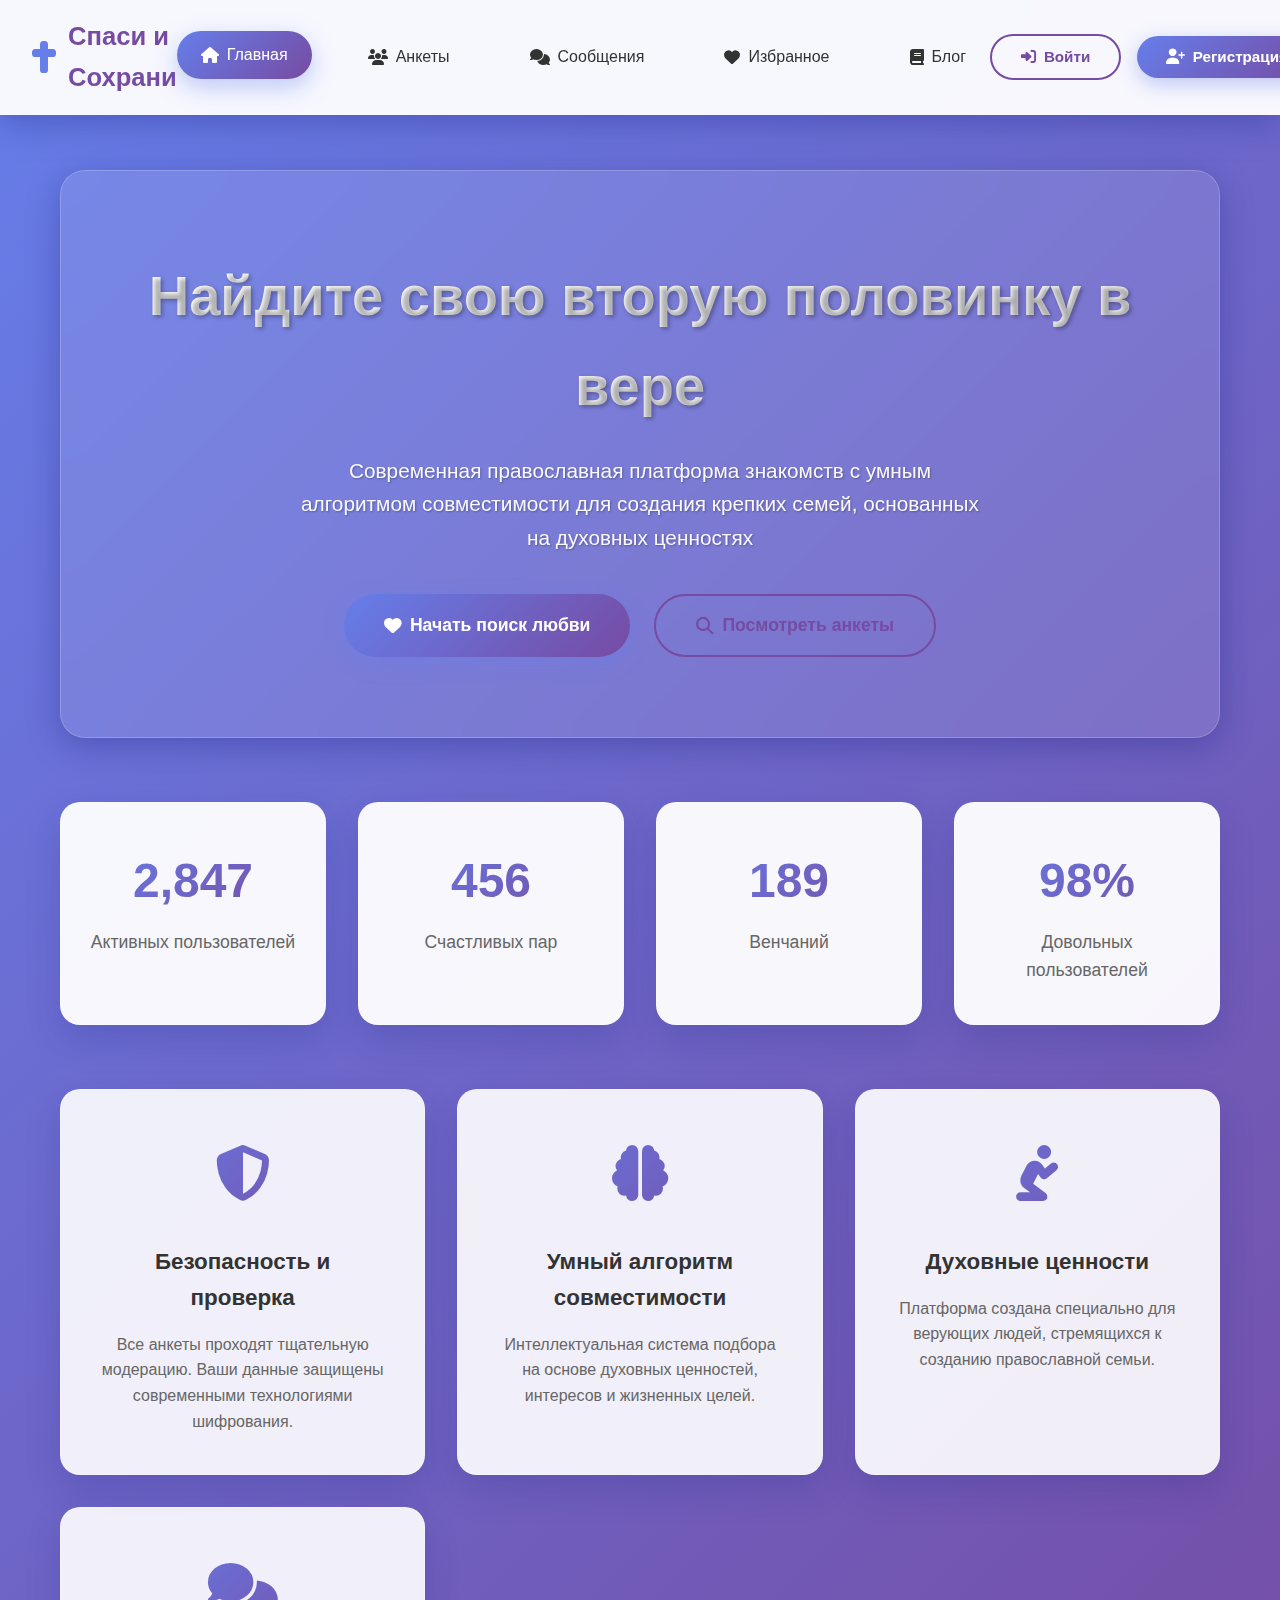
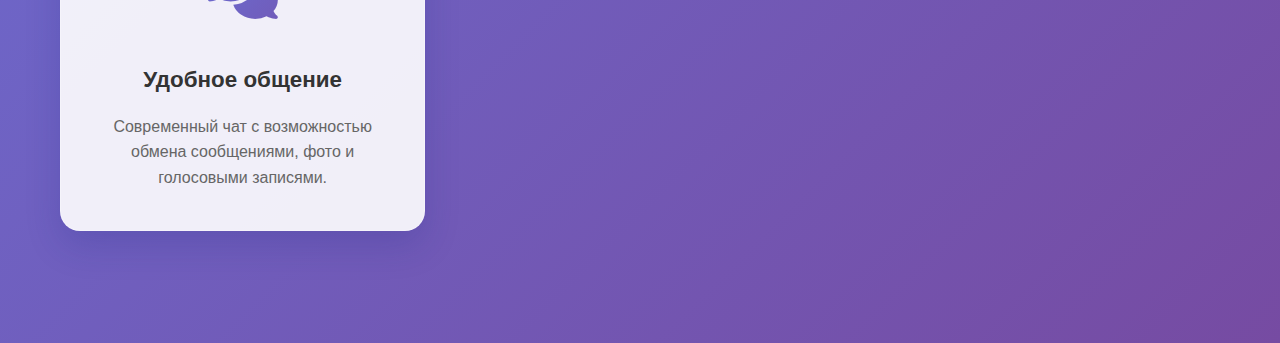
<file: orthodox-dating-site.html>
<!DOCTYPE html>
<html lang="ru">
<head>
    <meta charset="UTF-8">
    <meta name="viewport" content="width=device-width, initial-scale=1.0">
    <title>Спаси и Сохрани - Православные знакомства</title>
    <link rel="stylesheet" href="https://cdnjs.cloudflare.com/ajax/libs/font-awesome/6.4.0/css/all.min.css">
    <style>
        * {
            margin: 0;
            padding: 0;
            box-sizing: border-box;
        }

        body {
            font-family: 'Segoe UI', Tahoma, Geneva, Verdana, sans-serif;
            line-height: 1.6;
            color: #333;
            background: linear-gradient(135deg, #667eea 0%, #764ba2 100%);
            min-height: 100vh;
        }

        .container {
            max-width: 1200px;
            margin: 0 auto;
            padding: 0 20px;
        }

        /* Header */
        .header {
            background: rgba(255, 255, 255, 0.95);
            backdrop-filter: blur(15px);
            box-shadow: 0 8px 32px rgba(31, 38, 135, 0.37);
            position: fixed;
            top: 0;
            left: 0;
            right: 0;
            z-index: 1000;
            border-bottom: 1px solid rgba(255, 255, 255, 0.18);
        }

        .nav-container {
            display: flex;
            justify-content: space-between;
            align-items: center;
            padding: 1rem 2rem;
        }

        .logo {
            display: flex;
            align-items: center;
            gap: 12px;
            font-size: 1.6rem;
            font-weight: bold;
            color: #764ba2;
            cursor: pointer;
            transition: all 0.3s ease;
        }

        .logo:hover {
            transform: scale(1.05);
            color: #667eea;
        }

        .logo i {
            color: #667eea;
            font-size: 2rem;
            animation: glow 2s ease-in-out infinite alternate;
        }

        @keyframes glow {
            from { text-shadow: 0 0 5px #667eea; }
            to { text-shadow: 0 0 20px #667eea, 0 0 30px #667eea; }
        }

        .nav-menu {
            display: flex;
            list-style: none;
            gap: 2rem;
        }

        .nav-link {
            text-decoration: none;
            color: #333;
            font-weight: 500;
            padding: 0.7rem 1.5rem;
            border-radius: 30px;
            transition: all 0.3s ease;
            cursor: pointer;
            display: flex;
            align-items: center;
            gap: 8px;
            position: relative;
            overflow: hidden;
        }

        .nav-link::before {
            content: '';
            position: absolute;
            top: 0;
            left: -100%;
            width: 100%;
            height: 100%;
            background: linear-gradient(90deg, transparent, rgba(255,255,255,0.4), transparent);
            transition: left 0.5s;
        }

        .nav-link:hover::before {
            left: 100%;
        }

        .nav-link:hover,
        .nav-link.active {
            background: linear-gradient(135deg, #667eea, #764ba2);
            color: white;
            transform: translateY(-2px);
            box-shadow: 0 8px 25px rgba(102, 126, 234, 0.4);
        }

        .auth-buttons {
            display: flex;
            gap: 1rem;
            align-items: center;
        }

        .btn {
            padding: 0.8rem 1.8rem;
            border: none;
            border-radius: 30px;
            cursor: pointer;
            font-weight: 600;
            text-decoration: none;
            display: inline-flex;
            align-items: center;
            gap: 8px;
            transition: all 0.3s ease;
            font-size: 0.95rem;
            position: relative;
            overflow: hidden;
        }

        .btn::before {
            content: '';
            position: absolute;
            top: 0;
            left: -100%;
            width: 100%;
            height: 100%;
            background: linear-gradient(90deg, transparent, rgba(255,255,255,0.3), transparent);
            transition: left 0.5s;
        }

        .btn:hover::before {
            left: 100%;
        }

        .btn-primary {
            background: linear-gradient(135deg, #667eea, #764ba2);
            color: white;
            box-shadow: 0 6px 20px rgba(102, 126, 234, 0.4);
        }

        .btn-primary:hover {
            transform: translateY(-3px);
            box-shadow: 0 12px 35px rgba(102, 126, 234, 0.5);
        }

        .btn-secondary {
            background: transparent;
            color: #764ba2;
            border: 2px solid #764ba2;
        }

        .btn-secondary:hover {
            background: #764ba2;
            color: white;
            transform: translateY(-3px);
            box-shadow: 0 8px 25px rgba(118, 75, 162, 0.4);
        }

        /* Main Content */
        .main-content {
            margin-top: 90px;
            min-height: calc(100vh - 90px);
        }

        .section {
            display: none;
            padding: 3rem 0;
            animation: fadeInUp 0.6s ease-out;
        }

        .section.active {
            display: block;
        }

        @keyframes fadeInUp {
            from {
                opacity: 0;
                transform: translateY(30px);
            }
            to {
                opacity: 1;
                transform: translateY(0);
            }
        }

        /* Hero Section */
        .hero {
            background: rgba(255, 255, 255, 0.1);
            backdrop-filter: blur(20px);
            border-radius: 25px;
            padding: 5rem 3rem;
            text-align: center;
            margin: 2rem 0;
            color: white;
            border: 1px solid rgba(255, 255, 255, 0.2);
            box-shadow: 0 8px 32px rgba(31, 38, 135, 0.37);
        }

        .hero h1 {
            font-size: 3.5rem;
            margin-bottom: 1.5rem;
            background: linear-gradient(135deg, #fff, #f0f0f0);
            -webkit-background-clip: text;
            -webkit-text-fill-color: transparent;
            background-clip: text;
            text-shadow: 2px 2px 4px rgba(0,0,0,0.3);
        }

        .hero p {
            font-size: 1.3rem;
            margin-bottom: 2.5rem;
            opacity: 0.95;
            max-width: 700px;
            margin-left: auto;
            margin-right: auto;
            text-shadow: 1px 1px 2px rgba(0,0,0,0.3);
        }

        .hero-buttons {
            display: flex;
            gap: 1.5rem;
            justify-content: center;
            flex-wrap: wrap;
        }

        .btn-large {
            padding: 1.2rem 2.5rem;
            font-size: 1.1rem;
            border-radius: 35px;
        }

        /* Stats */
        .stats {
            display: grid;
            grid-template-columns: repeat(auto-fit, minmax(220px, 1fr));
            gap: 2rem;
            margin: 4rem 0;
        }

        .stat-card {
            background: rgba(255, 255, 255, 0.95);
            padding: 2.5rem 1.5rem;
            border-radius: 20px;
            text-align: center;
            box-shadow: 0 15px 35px rgba(31, 38, 135, 0.2);
            transition: all 0.4s ease;
            border: 1px solid rgba(255, 255, 255, 0.3);
        }

        .stat-card:hover {
            transform: translateY(-10px) scale(1.02);
            box-shadow: 0 25px 50px rgba(31, 38, 135, 0.3);
        }

        .stat-number {
            font-size: 3rem;
            font-weight: bold;
            background: linear-gradient(135deg, #667eea, #764ba2);
            -webkit-background-clip: text;
            -webkit-text-fill-color: transparent;
            background-clip: text;
            margin-bottom: 0.5rem;
        }

        .stat-label {
            color: #666;
            font-weight: 500;
            font-size: 1.1rem;
        }

        /* Content Cards */
        .content-card {
            background: rgba(255, 255, 255, 0.95);
            border-radius: 25px;
            padding: 3rem;
            margin: 2rem 0;
            box-shadow: 0 15px 35px rgba(31, 38, 135, 0.2);
            backdrop-filter: blur(20px);
            border: 1px solid rgba(255, 255, 255, 0.3);
        }

        .section-title {
            font-size: 2.8rem;
            text-align: center;
            margin-bottom: 3rem;
            background: linear-gradient(135deg, #667eea, #764ba2);
            -webkit-background-clip: text;
            -webkit-text-fill-color: transparent;
            background-clip: text;
            position: relative;
        }

        .section-title::after {
            content: '';
            position: absolute;
            bottom: -15px;
            left: 50%;
            transform: translateX(-50%);
            width: 80px;
            height: 4px;
            background: linear-gradient(135deg, #667eea, #764ba2);
            border-radius: 2px;
        }

        /* Search Container */
        .search-container {
            background: rgba(255, 255, 255, 0.8);
            border-radius: 20px;
            padding: 2.5rem;
            margin: 2rem 0;
            box-shadow: 0 10px 30px rgba(0, 0, 0, 0.1);
            backdrop-filter: blur(10px);
        }

        .search-filters {
            display: grid;
            grid-template-columns: repeat(auto-fit, minmax(220px, 1fr));
            gap: 1.5rem;
            margin-bottom: 2rem;
        }

        .form-group {
            margin-bottom: 1rem;
        }

        .form-label {
            display: block;
            margin-bottom: 0.7rem;
            font-weight: 600;
            color: #333;
            font-size: 0.95rem;
        }

        .form-input {
            width: 100%;
            padding: 1rem 1.2rem;
            border: 2px solid #e1e1e1;
            border-radius: 15px;
            font-size: 1rem;
            transition: all 0.3s ease;
            background: rgba(255, 255, 255, 0.9);
        }

        .form-input:focus {
            outline: none;
            border-color: #667eea;
            box-shadow: 0 0 0 4px rgba(102, 126, 234, 0.1);
            transform: translateY(-2px);
        }

        /* Profiles Grid */
        .profiles-grid {
            display: grid;
            grid-template-columns: repeat(auto-fit, minmax(320px, 1fr));
            gap: 2rem;
            margin: 3rem 0;
        }

        .profile-card {
            background: rgba(255, 255, 255, 0.95);
            border-radius: 20px;
            overflow: hidden;
            box-shadow: 0 15px 35px rgba(31, 38, 135, 0.2);
            transition: all 0.4s ease;
            cursor: pointer;
            border: 1px solid rgba(255, 255, 255, 0.3);
        }

        .profile-card:hover {
            transform: translateY(-15px) scale(1.02);
            box-shadow: 0 25px 50px rgba(31, 38, 135, 0.3);
        }

        .profile-photo {
            width: 100%;
            height: 220px;
            background: linear-gradient(135deg, #667eea, #764ba2);
            display: flex;
            align-items: center;
            justify-content: center;
            color: white;
            font-size: 4rem;
            font-weight: bold;
            position: relative;
            overflow: hidden;
        }

        .profile-photo::before {
            content: '';
            position: absolute;
            top: 0;
            left: -100%;
            width: 100%;
            height: 100%;
            background: linear-gradient(90deg, transparent, rgba(255,255,255,0.3), transparent);
            transition: left 0.8s;
        }

        .profile-card:hover .profile-photo::before {
            left: 100%;
        }

        .profile-status {
            position: absolute;
            top: 15px;
            right: 15px;
            background: rgba(0, 0, 0, 0.7);
            color: white;
            padding: 0.4rem 1rem;
            border-radius: 20px;
            font-size: 0.85rem;
            font-weight: 500;
        }

        .profile-status.online {
            background: linear-gradient(135deg, #27ae60, #2ecc71);
            box-shadow: 0 4px 15px rgba(39, 174, 96, 0.4);
        }

        .compatibility-badge {
            position: absolute;
            top: 15px;
            left: 15px;
            background: linear-gradient(135deg, #f39c12, #f1c40f);
            color: white;
            padding: 0.4rem 1rem;
            border-radius: 20px;
            font-size: 0.85rem;
            font-weight: 600;
            box-shadow: 0 4px 15px rgba(243, 156, 18, 0.4);
        }

        .profile-content {
            padding: 2rem;
        }

        .profile-name {
            font-size: 1.4rem;
            font-weight: bold;
            color: #333;
            margin-bottom: 0.8rem;
        }

        .profile-info {
            color: #666;
            margin-bottom: 1.2rem;
            line-height: 1.6;
        }

        .profile-quote {
            font-style: italic;
            color: #555;
            background: rgba(102, 126, 234, 0.1);
            padding: 1rem;
            border-radius: 12px;
            margin: 1rem 0;
            border-left: 4px solid #667eea;
        }

        .profile-interests {
            display: flex;
            flex-wrap: wrap;
            gap: 0.5rem;
            margin: 1rem 0;
        }

        .interest-tag {
            background: linear-gradient(135deg, #667eea, #764ba2);
            color: white;
            padding: 0.3rem 0.8rem;
            border-radius: 15px;
            font-size: 0.8rem;
            font-weight: 500;
        }

        .profile-actions {
            display: flex;
            gap: 0.8rem;
            margin-top: 1.5rem;
        }

        .btn-small {
            padding: 0.6rem 1.2rem;
            font-size: 0.85rem;
            border-radius: 20px;
        }

        /* Chat Interface */
        .chat-container {
            background: rgba(255, 255, 255, 0.95);
            border-radius: 20px;
            height: 600px;
            display: flex;
            flex-direction: column;
            overflow: hidden;
            box-shadow: 0 15px 35px rgba(31, 38, 135, 0.2);
            border: 1px solid rgba(255, 255, 255, 0.3);
        }

        .chat-header {
            background: linear-gradient(135deg, #667eea, #764ba2);
            color: white;
            padding: 1.5rem;
            display: flex;
            align-items: center;
            gap: 1rem;
            box-shadow: 0 4px 15px rgba(102, 126, 234, 0.3);
        }

        .chat-user-avatar {
            width: 50px;
            height: 50px;
            background: rgba(255, 255, 255, 0.2);
            border-radius: 50%;
            display: flex;
            align-items: center;
            justify-content: center;
            font-weight: bold;
            font-size: 1.2rem;
        }

        .chat-messages {
            flex: 1;
            padding: 1.5rem;
            overflow-y: auto;
            background: linear-gradient(135deg, #f8f9fa, #ffffff);
        }

        .message {
            margin-bottom: 1.2rem;
            animation: messageSlideIn 0.3s ease-out;
        }

        @keyframes messageSlideIn {
            from {
                opacity: 0;
                transform: translateY(20px);
            }
            to {
                opacity: 1;
                transform: translateY(0);
            }
        }

        .message-bubble {
            max-width: 75%;
            padding: 1rem 1.5rem;
            border-radius: 20px;
            word-wrap: break-word;
            position: relative;
        }

        .message-sent {
            text-align: right;
        }

        .message-sent .message-bubble {
            background: linear-gradient(135deg, #667eea, #764ba2);
            color: white;
            margin-left: auto;
            display: inline-block;
            box-shadow: 0 4px 15px rgba(102, 126, 234, 0.3);
        }

        .message-received .message-bubble {
            background: white;
            color: #333;
            border: 1px solid #e1e1e1;
            display: inline-block;
            box-shadow: 0 4px 15px rgba(0, 0, 0, 0.1);
        }

        .chat-input-container {
            padding: 1.5rem;
            background: white;
            border-top: 1px solid #e1e1e1;
            display: flex;
            gap: 1rem;
            align-items: center;
        }

        .chat-input {
            flex: 1;
            padding: 1rem 1.5rem;
            border: 2px solid #e1e1e1;
            border-radius: 25px;
            outline: none;
            font-size: 1rem;
            transition: all 0.3s ease;
        }

        .chat-input:focus {
            border-color: #667eea;
            box-shadow: 0 0 0 4px rgba(102, 126, 234, 0.1);
        }

        .chat-send {
            background: linear-gradient(135deg, #667eea, #764ba2);
            color: white;
            border: none;
            border-radius: 50%;
            width: 50px;
            height: 50px;
            cursor: pointer;
            display: flex;
            align-items: center;
            justify-content: center;
            transition: all 0.3s ease;
            box-shadow: 0 4px 15px rgba(102, 126, 234, 0.4);
        }

        .chat-send:hover {
            transform: scale(1.1);
            box-shadow: 0 8px 25px rgba(102, 126, 234, 0.5);
        }

        /* Modal */
        .modal {
            display: none;
            position: fixed;
            top: 0;
            left: 0;
            width: 100%;
            height: 100%;
            background: rgba(0, 0, 0, 0.8);
            z-index: 2000;
            backdrop-filter: blur(10px);
        }

        .modal-content {
            position: absolute;
            top: 50%;
            left: 50%;
            transform: translate(-50%, -50%);
            background: white;
            border-radius: 25px;
            padding: 0;
            width: 90%;
            max-width: 500px;
            box-shadow: 0 25px 60px rgba(0, 0, 0, 0.4);
            animation: modalSlideIn 0.4s ease-out;
            overflow: hidden;
        }

        @keyframes modalSlideIn {
            from {
                opacity: 0;
                transform: translate(-50%, -60%) scale(0.8);
            }
            to {
                opacity: 1;
                transform: translate(-50%, -50%) scale(1);
            }
        }

        .modal-header {
            background: linear-gradient(135deg, #667eea, #764ba2);
            color: white;
            padding: 2rem;
            display: flex;
            justify-content: space-between;
            align-items: center;
        }

        .modal-close {
            background: none;
            border: none;
            font-size: 1.8rem;
            cursor: pointer;
            color: white;
            transition: all 0.3s ease;
            width: 40px;
            height: 40px;
            border-radius: 50%;
            display: flex;
            align-items: center;
            justify-content: center;
        }

        .modal-close:hover {
            background: rgba(255, 255, 255, 0.2);
            transform: rotate(90deg);
        }

        .modal-body {
            padding: 2.5rem;
        }

        /* Notification */
        .notification {
            position: fixed;
            top: 120px;
            right: 30px;
            background: white;
            padding: 1.2rem 2rem;
            border-radius: 15px;
            box-shadow: 0 15px 35px rgba(0, 0, 0, 0.2);
            border-left: 5px solid #27ae60;
            display: none;
            z-index: 3000;
            animation: notificationSlideIn 0.4s ease-out;
            max-width: 350px;
        }

        @keyframes notificationSlideIn {
            from {
                opacity: 0;
                transform: translateX(100%);
            }
            to {
                opacity: 1;
                transform: translateX(0);
            }
        }

        /* Features Grid */
        .features-grid {
            display: grid;
            grid-template-columns: repeat(auto-fit, minmax(280px, 1fr));
            gap: 2rem;
            margin: 4rem 0;
        }

        .feature-card {
            background: rgba(255, 255, 255, 0.9);
            padding: 2.5rem;
            border-radius: 20px;
            text-align: center;
            box-shadow: 0 15px 35px rgba(31, 38, 135, 0.2);
            transition: all 0.4s ease;
            border: 1px solid rgba(255, 255, 255, 0.3);
        }

        .feature-card:hover {
            transform: translateY(-10px);
            box-shadow: 0 25px 50px rgba(31, 38, 135, 0.3);
        }

        .feature-icon {
            font-size: 3.5rem;
            margin-bottom: 1.5rem;
            background: linear-gradient(135deg, #667eea, #764ba2);
            -webkit-background-clip: text;
            -webkit-text-fill-color: transparent;
            background-clip: text;
        }

        .feature-title {
            font-size: 1.4rem;
            font-weight: bold;
            margin-bottom: 1rem;
            color: #333;
        }

        .feature-description {
            color: #666;
            line-height: 1.6;
        }

        /* Responsive */
        @media (max-width: 768px) {
            .nav-menu {
                display: none;
            }
            
            .hero h1 {
                font-size: 2.5rem;
            }
            
            .hero-buttons {
                flex-direction: column;
                align-items: center;
            }
            
            .profiles-grid {
                grid-template-columns: 1fr;
            }
            
            .search-filters {
                grid-template-columns: 1fr;
            }
            
            .stats {
                grid-template-columns: repeat(2, 1fr);
            }
            
            .features-grid {
                grid-template-columns: 1fr;
            }
        }

        /* Loading Animation */
        .loading {
            display: inline-block;
            width: 24px;
            height: 24px;
            border: 3px solid rgba(255,255,255,.3);
            border-radius: 50%;
            border-top-color: #fff;
            animation: spin 1s ease-in-out infinite;
        }

        @keyframes spin {
            to { transform: rotate(360deg); }
        }

        /* Blog Posts */
        .blog-grid {
            display: grid;
            grid-template-columns: repeat(auto-fit, minmax(350px, 1fr));
            gap: 2rem;
            margin: 3rem 0;
        }

        .blog-post {
            background: white;
            border-radius: 20px;
            overflow: hidden;
            box-shadow: 0 15px 35px rgba(31, 38, 135, 0.2);
            transition: all 0.4s ease;
            cursor: pointer;
        }

        .blog-post:hover {
            transform: translateY(-10px);
            box-shadow: 0 25px 50px rgba(31, 38, 135, 0.3);
        }

        .blog-image {
            height: 200px;
            background: linear-gradient(135deg, #667eea, #764ba2);
            display: flex;
            align-items: center;
            justify-content: center;
            color: white;
            font-size: 3rem;
        }

        .blog-content {
            padding: 2rem;
        }

        .blog-meta {
            color: #667eea;
            font-size: 0.9rem;
            margin-bottom: 1rem;
            display: flex;
            align-items: center;
            gap: 1rem;
        }

        .blog-title {
            font-size: 1.3rem;
            font-weight: bold;
            margin-bottom: 1rem;
            color: #333;
        }

        .blog-excerpt {
            color: #666;
            line-height: 1.6;
            margin-bottom: 1.5rem;
        }

        .blog-footer {
            display: flex;
            justify-content: space-between;
            align-items: center;
            padding-top: 1rem;
            border-top: 1px solid #eee;
        }

        .blog-author {
            color: #667eea;
            font-weight: 500;
        }

        .blog-read-time {
            color: #999;
            font-size: 0.9rem;
        }
    </style>
</head>
<body>
    <!-- Header -->
    <header class="header">
        <div class="nav-container">
            <div class="logo" onclick="showSection('home')">
                <i class="fas fa-cross"></i>
                <span>Спаси и Сохрани</span>
            </div>
            
            <nav class="nav-menu">
                <a href="#" class="nav-link active" onclick="showSection('home')">
                    <i class="fas fa-home"></i> Главная
                </a>
                <a href="#" class="nav-link" onclick="showSection('profiles')">
                    <i class="fas fa-users"></i> Анкеты
                </a>
                <a href="#" class="nav-link" onclick="showSection('messages')">
                    <i class="fas fa-comments"></i> Сообщения
                </a>
                <a href="#" class="nav-link" onclick="showSection('favorites')">
                    <i class="fas fa-heart"></i> Избранное
                </a>
                <a href="#" class="nav-link" onclick="showSection('blog')">
                    <i class="fas fa-book"></i> Блог
                </a>
            </nav>
            
            <div class="auth-buttons">
                <button class="btn btn-secondary" onclick="openModal('loginModal')">
                    <i class="fas fa-sign-in-alt"></i> Войти
                </button>
                <button class="btn btn-primary" onclick="openModal('registerModal')">
                    <i class="fas fa-user-plus"></i> Регистрация
                </button>
            </div>
        </div>
    </header>

    <!-- Main Content -->
    <main class="main-content">
        <div class="container">
            
            <!-- Home Section -->
            <section id="home" class="section active">
                <div class="hero">
                    <h1>Найдите свою вторую половинку в вере</h1>
                    <p>Современная православная платформа знакомств с умным алгоритмом совместимости для создания крепких семей, основанных на духовных ценностях</p>
                    <div class="hero-buttons">
                        <button class="btn btn-primary btn-large" onclick="openModal('registerModal')">
                            <i class="fas fa-heart"></i> Начать поиск любви
                        </button>
                        <button class="btn btn-secondary btn-large" onclick="showSection('profiles')">
                            <i class="fas fa-search"></i> Посмотреть анкеты
                        </button>
                    </div>
                </div>

                <div class="stats">
                    <div class="stat-card">
                        <div class="stat-number">2,847</div>
                        <div class="stat-label">Активных пользователей</div>
                    </div>
                    <div class="stat-card">
                        <div class="stat-number">456</div>
                        <div class="stat-label">Счастливых пар</div>
                    </div>
                    <div class="stat-card">
                        <div class="stat-number">189</div>
                        <div class="stat-label">Венчаний</div>
                    </div>
                    <div class="stat-card">
                        <div class="stat-number">98%</div>
                        <div class="stat-label">Довольных пользователей</div>
                    </div>
                </div>

                <div class="features-grid">
                    <div class="feature-card">
                        <div class="feature-icon">
                            <i class="fas fa-shield-alt"></i>
                        </div>
                        <div class="feature-title">Безопасность и проверка</div>
                        <div class="feature-description">Все анкеты проходят тщательную модерацию. Ваши данные защищены современными технологиями шифрования.</div>
                    </div>
                    <div class="feature-card">
                        <div class="feature-icon">
                            <i class="fas fa-brain"></i>
                        </div>
                        <div class="feature-title">Умный алгоритм совместимости</div>
                        <div class="feature-description">Интеллектуальная система подбора на основе духовных ценностей, интересов и жизненных целей.</div>
                    </div>
                    <div class="feature-card">
                        <div class="feature-icon">
                            <i class="fas fa-pray"></i>
                        </div>
                        <div class="feature-title">Духовные ценности</div>
                        <div class="feature-description">Платформа создана специально для верующих людей, стремящихся к созданию православной семьи.</div>
                    </div>
                    <div class="feature-card">
                        <div class="feature-icon">
                            <i class="fas fa-comments"></i>
                        </div>
                        <div class="feature-title">Удобное общение</div>
                        <div class="feature-description">Современный чат с возможностью обмена сообщениями, фото и голосовыми записями.</div>
                    </div>
                </div>
            </section>

            <!-- Profiles Section -->
            <section id="profiles" class="section">
                <div class="content-card">
                    <h2 class="section-title">Анкеты пользователей</h2>
                    
                    <div class="search-container">
                        <div class="search-filters">
                            <div class="form-group">
                                <label class="form-label">Я ищу</label>
                                <select class="form-input" id="genderFilter">
                                    <option value="">Любой пол</option>
                                    <option value="male">Мужчину</option>
                                    <option value="female">Женщину</option>
                                </select>
                            </div>
                            <div class="form-group">
                                <label class="form-label">Возраст от</label>
                                <input type="number" class="form-input" id="ageFromFilter" min="18" max="80" placeholder="18">
                            </div>
                            <div class="form-group">
                                <label class="form-label">Возраст до</label>
                                <input type="number" class="form-input" id="ageToFilter" min="18" max="80" placeholder="50">
                            </div>
                            <div class="form-group">
                                <label class="form-label">Город</label>
                                <input type="text" class="form-input" id="cityFilter" placeholder="Введите город">
                            </div>
                        </div>
                        <div style="text-align: center; margin-top: 1rem;">
                            <button class="btn btn-primary btn-large" onclick="searchProfiles()">
                                <i class="fas fa-search"></i> Найти совпадения
                            </button>
                            <button class="btn btn-secondary" onclick="clearFilters()">
                                <i class="fas fa-eraser"></i> Очистить фильтры
                            </button>
                        </div>
                    </div>

                    <div class="profiles-grid" id="profilesGrid">
                        <!-- Profiles will be loaded here -->
                    </div>
                </div>
            </section>

            <!-- Messages Section -->
            <section id="messages" class="section">
                <div class="content-card">
                    <h2 class="section-title">Сообщения</h2>
                    <div class="chat-container">
                        <div class="chat-header">
                            <div class="chat-user-avatar">М</div>
                            <div>
                                <div style="font-weight: bold; font-size: 1.1rem;">Мария Петрова</div>
                                <div style="font-size: 0.9rem; opacity: 0.8;">
                                    <i class="fas fa-circle" style="color: #2ecc71; font-size: 0.7rem;"></i> Онлайн
                                </div>
                            </div>
                            <div style="margin-left: auto;">
                                <button class="btn btn-secondary btn-small" style="background: rgba(255,255,255,0.2); border: none; color: white;">
                                    <i class="fas fa-video"></i>
                                </button>
                            </div>
                        </div>
                        <div class="chat-messages" id="chatMessages">
                            <div class="message message-received">
                                <div class="message-bubble">Здравствуйте! Меня очень заинтересовала ваша анкета. Вы действительно воцерковленный человек?</div>
                            </div>
                            <div class="message message-sent">
                                <div class="message-bubble">Здравствуйте! Да, конечно. Очень приятно познакомиться с вами.</div>
                            </div>
                            <div class="message message-received">
                                <div class="message-bubble">Расскажите немного о себе. Как давно вы пришли к вере?</div>
                            </div>
                        </div>
                        <div class="chat-input-container">
                            <input type="text" class="chat-input" id="messageInput" placeholder="Введите сообщение..." onkeypress="handleEnterKey(event)">
                            <button class="chat-send" onclick="sendMessage()">
                                <i class="fas fa-paper-plane"></i>
                            </button>
                        </div>
                    </div>
                </div>
            </section>

            <!-- Favorites Section -->
            <section id="favorites" class="section">
                <div class="content-card">
                    <h2 class="section-title">Избранные анкеты</h2>
                    <div class="profiles-grid" id="favoritesGrid">
                        <!-- Favorites will be loaded here -->
                    </div>
                </div>
            </section>

            <!-- Blog Section -->
            <section id="blog" class="section">
                <div class="content-card">
                    <h2 class="section-title">Православный блог</h2>
                    <div class="blog-grid">
                        <div class="blog-post" onclick="showNotification('Открываем статью: Как создать православную семью')">
                            <div class="blog-image">
                                <i class="fas fa-home"></i>
                            </div>
                            <div class="blog-content">
                                <div class="blog-meta">
                                    <span><i class="fas fa-calendar"></i> 15 марта 2024</span>
                                    <span><i class="fas fa-user"></i> Протоиерей Андрей</span>
                                </div>
                                <div class="blog-title">Как создать православную семью в современном мире</div>
                                <div class="blog-excerpt">О том, какие принципы должны лежать в основе православной семьи и как их применять в повседневной жизни...</div>
                                <div class="blog-footer">
                                    <div class="blog-author">Протоиерей Андрей Ткачев</div>
                                    <div class="blog-read-time"><i class="fas fa-clock"></i> 5 мин</div>
                                </div>
                            </div>
                        </div>

                        <div class="blog-post" onclick="showNotification('Открываем статью: Православные традиции знакомства')">
                            <div class="blog-image">
                                <i class="fas fa-heart"></i>
                            </div>
                            <div class="blog-content">
                                <div class="blog-meta">
                                    <span><i class="fas fa-calendar"></i> 12 марта 2024</span>
                                    <span><i class="fas fa-user"></i> Матушка Елена</span>
                                </div>
                                <div class="blog-title">Православные традиции знакомства и сватовства</div>
                                <div class="blog-excerpt">Исторический взгляд на традиции знакомства в православной культуре и их современная актуальность...</div>
                                <div class="blog-footer">
                                    <div class="blog-author">Матушка Елена Морозова</div>
                                    <div class="blog-read-time"><i class="fas fa-clock"></i> 7 мин</div>
                                </div>
                            </div>
                        </div>

                        <div class="blog-post" onclick="showNotification('Открываем статью: Молитва в семейной жизни')">
                            <div class="blog-image">
                                <i class="fas fa-pray"></i>
                            </div>
                            <div class="blog-content">
                                <div class="blog-meta">
                                    <span><i class="fas fa-calendar"></i> 10 марта 2024</span>
                                    <span><i class="fas fa-user"></i> Иерей Димитрий</span>
                                </div>
                                <div class="blog-title">Молитва в семейной жизни</div>
                                <div class="blog-excerpt">О важности совместной молитвы супругов и воспитании детей в православной вере...</div>
                                <div class="blog-footer">
                                    <div class="blog-author">Иерей Димитрий Смирнов</div>
                                    <div class="blog-read-time"><i class="fas fa-clock"></i> 4 мин</div>
                                </div>
                            </div>
                        </div>
                    </div>
                </div>
            </section>

        </div>
    </main>

    <!-- Login Modal -->
    <div id="loginModal" class="modal">
        <div class="modal-content">
            <div class="modal-header">
                <h2>Вход в систему</h2>
                <button class="modal-close" onclick="closeModal('loginModal')">&times;</button>
            </div>
            <div class="modal-body">
                <form onsubmit="handleLogin(event)">
                    <div class="form-group">
                        <label class="form-label">Email</label>
                        <input type="email" class="form-input" required id="loginEmail" placeholder="example@mail.ru">
                    </div>
                    <div class="form-group">
                        <label class="form-label">Пароль</label>
                        <input type="password" class="form-input" required id="loginPassword" placeholder="Введите пароль">
                    </div>
                    <button type="submit" class="btn btn-primary" style="width: 100%; margin-top: 1rem;">
                        <i class="fas fa-sign-in-alt"></i> Войти в систему
                    </button>
                </form>
            </div>
        </div>
    </div>

    <!-- Register Modal -->
    <div id="registerModal" class="modal">
        <div class="modal-content">
            <div class="modal-header">
                <h2>Регистрация</h2>
                <button class="modal-close" onclick="closeModal('registerModal')">&times;</button>
            </div>
            <div class="modal-body">
                <form onsubmit="handleRegister(event)">
                    <div class="form-group">
                        <label class="form-label">Имя</label>
                        <input type="text" class="form-input" required id="registerName" placeholder="Ваше имя">
                    </div>
                    <div class="form-group">
                        <label class="form-label">Email</label>
                        <input type="email" class="form-input" required id="registerEmail" placeholder="example@mail.ru">
                    </div>
                    <div class="form-group">
                        <label class="form-label">Пароль</label>
                        <input type="password" class="form-input" required id="registerPassword" placeholder="Минимум 6 символов">
                    </div>
                    <button type="submit" class="btn btn-primary" style="width: 100%; margin-top: 1rem;">
                        <i class="fas fa-user-plus"></i> Создать аккаунт
                    </button>
                </form>
            </div>
        </div>
    </div>

    <!-- Notification -->
    <div id="notification" class="notification"></div>

    <script>
        // Sample profiles data
        const profiles = [
            {
                id: 1,
                name: 'Мария',
                age: 28,
                city: 'Москва',
                avatar: 'М',
                gender: 'female',
                status: 'online',
                compatibility: 95,
                interests: ['паломничество', 'церковное пение', 'чтение'],
                quote: 'Ищу верующего человека для создания крепкой православной семьи, основанной на любви и взаимном уважении.'
            },
            {
                id: 2,
                name: 'Александр',
                age: 32,
                city: 'Санкт-Петербург',
                avatar: 'А',
                gender: 'male',
                status: 'online',
                compatibility: 88,
                interests: ['богословие', 'благотворительность', 'спорт'],
                quote: 'Воцерковленный христианин, ищу спутницу жизни для совместного пути к Богу.'
            },
            {
                id: 3,
                name: 'Елена',
                age: 26,
                city: 'Екатеринбург',
                avatar: 'Е',
                gender: 'female',
                status: 'offline',
                compatibility: 92,
                interests: ['богословие', 'природа', 'искусство'],
                quote: 'Недавно пришла к вере, ищу человека для духовного роста и создания семьи.'
            },
            {
                id: 4,
                name: 'Дмитрий',
                age: 29,
                city: 'Казань',
                avatar: 'Д',
                gender: 'male',
                status: 'online',
                compatibility: 90,
                interests: ['церковное пение', 'паломничество', 'музыка'],
                quote: 'Служу в алтаре, ищу православную девушку для создания крепкой семьи.'
            },
            {
                id: 5,
                name: 'Анна',
                age: 24,
                city: 'Новосибирск',
                avatar: 'А',
                gender: 'female',
                status: 'online',
                compatibility: 87,
                interests: ['рукоделие', 'кулинария', 'дети'],
                quote: 'Преподаю в воскресной школе, мечтаю о большой православной семье.'
            }
        ];

        let currentUser = null;
        let favoriteProfiles = [1, 3]; // Sample favorites

        // Navigation
        function showSection(sectionId) {
            // Hide all sections
            document.querySelectorAll('.section').forEach(section => {
                section.classList.remove('active');
            });

            // Show selected section
            const targetSection = document.getElementById(sectionId);
            if (targetSection) {
                targetSection.classList.add('active');
            }

            // Update navigation
            document.querySelectorAll('.nav-link').forEach(link => {
                link.classList.remove('active');
            });

            const activeLink = document.querySelector(`[onclick="showSection('${sectionId}')"]`);
            if (activeLink) {
                activeLink.classList.add('active');
            }

            // Load section-specific content
            if (sectionId === 'profiles') {
                loadProfiles();
            } else if (sectionId === 'favorites') {
                loadFavorites();
            }

            // Smooth scroll to top
            window.scrollTo({ top: 0, behavior: 'smooth' });
        }

        // Profile functions
        function loadProfiles() {
            const grid = document.getElementById('profilesGrid');
            if (!grid) return;

            grid.innerHTML = profiles.map(profile => createProfileCard(profile)).join('');
        }

        function createProfileCard(profile) {
            const statusClass = profile.status === 'online' ? 'online' : '';
            const statusText = profile.status === 'online' ? 'Онлайн' : 'Был(а) недавно';
            const interestTags = profile.interests.map(interest => 
                `<span class="interest-tag">${interest}</span>`
            ).join('');

            return `
                <div class="profile-card">
                    <div class="profile-photo">
                        ${profile.avatar}
                        <div class="profile-status ${statusClass}">${statusText}</div>
                        <div class="compatibility-badge">${profile.compatibility}% совместимость</div>
                    </div>
                    <div class="profile-content">
                        <div class="profile-name">${profile.name}, ${profile.age} лет</div>
                        <div class="profile-info">
                            <i class="fas fa-map-marker-alt"></i> ${profile.city}<br>
                            <i class="fas fa-church"></i> Воцерковленный
                        </div>
                        <div class="profile-quote">"${profile.quote}"</div>
                        <div class="profile-interests">${interestTags}</div>
                        <div class="profile-actions">
                            <button class="btn btn-primary btn-small" onclick="startChat(${profile.id})">
                                <i class="fas fa-envelope"></i> Написать
                            </button>
                            <button class="btn btn-secondary btn-small" onclick="toggleFavorite(${profile.id})">
                                <i class="fas fa-heart"></i> ${favoriteProfiles.includes(profile.id) ? 'Убрать' : 'В избранное'}
                            </button>
                        </div>
                    </div>
                </div>
            `;
        }

        // Search functions
        function searchProfiles() {
            const gender = document.getElementById('genderFilter').value;
            const ageFrom = document.getElementById('ageFromFilter').value;
            const ageTo = document.getElementById('ageToFilter').value;
            const city = document.getElementById('cityFilter').value;

            let results = [...profiles];

            if (gender) {
                results = results.filter(p => p.gender === gender);
            }
            if (ageFrom) {
                results = results.filter(p => p.age >= parseInt(ageFrom));
            }
            if (ageTo) {
                results = results.filter(p => p.age <= parseInt(ageTo));
            }
            if (city) {
                results = results.filter(p => p.city.toLowerCase().includes(city.toLowerCase()));
            }

            const grid = document.getElementById('profilesGrid');
            if (grid) {
                grid.innerHTML = results.map(profile => createProfileCard(profile)).join('');
            }

            showNotification(`Найдено анкет: ${results.length}`, 'info');
        }

        function clearFilters() {
            document.getElementById('genderFilter').value = '';
            document.getElementById('ageFromFilter').value = '';
            document.getElementById('ageToFilter').value = '';
            document.getElementById('cityFilter').value = '';
            loadProfiles();
            showNotification('Фильтры очищены', 'success');
        }

        // Favorites
        function toggleFavorite(profileId) {
            const profile = profiles.find(p => p.id === profileId);
            if (favoriteProfiles.includes(profileId)) {
                favoriteProfiles = favoriteProfiles.filter(id => id !== profileId);
                showNotification(`${profile.name} удален(а) из избранного`, 'info');
            } else {
                favoriteProfiles.push(profileId);
                showNotification(`${profile.name} добавлен(а) в избранное`, 'success');
            }
            
            // Reload current section if it's profiles or favorites
            const currentSection = document.querySelector('.section.active');
            if (currentSection.id === 'profiles') {
                loadProfiles();
            } else if (currentSection.id === 'favorites') {
                loadFavorites();
            }
        }

        function loadFavorites() {
            const grid = document.getElementById('favoritesGrid');
            if (!grid) return;

            const favoriteProfilesData = profiles.filter(p => favoriteProfiles.includes(p.id));
            
            if (favoriteProfilesData.length === 0) {
                grid.innerHTML = `
                    <div style="grid-column: 1/-1; text-align: center; padding: 3rem; color: #666;">
                        <i class="fas fa-heart" style="font-size: 3rem; margin-bottom: 1rem; opacity: 0.3;"></i>
                        <h3>Пока нет избранных анкет</h3>
                        <p>Добавляйте понравившиеся профили в избранное</p>
                        <button class="btn btn-primary" onclick="showSection('profiles')" style="margin-top: 1rem;">
                            <i class="fas fa-search"></i> Найти анкеты
                        </button>
                    </div>
                `;
                return;
            }

            grid.innerHTML = favoriteProfilesData.map(profile => createProfileCard(profile)).join('');
        }

        // Chat functions
        function startChat(profileId) {
            const profile = profiles.find(p => p.id === profileId);
            showNotification(`Открываем чат с ${profile.name}...`, 'info');
            setTimeout(() => {
                showSection('messages');
            }, 1500);
        }

        function sendMessage() {
            const input = document.getElementById('messageInput');
            if (!input || !input.value.trim()) return;

            const messagesContainer = document.getElementById('chatMessages');
            const messageDiv = document.createElement('div');
            messageDiv.className = 'message message-sent';
            messageDiv.innerHTML = `<div class="message-bubble">${input.value}</div>`;
            messagesContainer.appendChild(messageDiv);
            
            input.value = '';
            messagesContainer.scrollTop = messagesContainer.scrollHeight;

            // Simulate typing indicator
            const typingDiv = document.createElement('div');
            typingDiv.className = 'message message-received';
            typingDiv.innerHTML = `<div class="message-bubble" style="opacity: 0.7;"><i class="fas fa-ellipsis-h"></i> печатает...</div>`;
            messagesContainer.appendChild(typingDiv);
            messagesContainer.scrollTop = messagesContainer.scrollHeight;

            // Simulate response
            setTimeout(() => {
                messagesContainer.removeChild(typingDiv);
                const responses = [
                    'Спасибо за сообщение! Очень приятно общаться.',
                    'Интересная мысль. А что вы думаете о современной церковной жизни?',
                    'Согласна с вами. Важно найти человека с похожими взглядами.',
                    'Расскажите больше о своих интересах.',
                    'Очень рада нашему знакомству!'
                ];
                const randomResponse = responses[Math.floor(Math.random() * responses.length)];
                
                const responseDiv = document.createElement('div');
                responseDiv.className = 'message message-received';
                responseDiv.innerHTML = `<div class="message-bubble">${randomResponse}</div>`;
                messagesContainer.appendChild(responseDiv);
                messagesContainer.scrollTop = messagesContainer.scrollHeight;
            }, 2000);
        }

        function handleEnterKey(event) {
            if (event.key === 'Enter') {
                sendMessage();
            }
        }

        // Modal functions
        function openModal(modalId) {
            const modal = document.getElementById(modalId);
            if (modal) {
                modal.style.display = 'block';
                document.body.style.overflow = 'hidden';
            }
        }

        function closeModal(modalId) {
            const modal = document.getElementById(modalId);
            if (modal) {
                modal.style.display = 'none';
                document.body.style.overflow = 'auto';
            }
        }

        // Auth functions
        function handleLogin(event) {
            event.preventDefault();
            const email = document.getElementById('loginEmail').value;
            const password = document.getElementById('loginPassword').value;

            if (email && password) {
                currentUser = { name: email.split('@')[0], email: email };
                closeModal('loginModal');
                showNotification('Добро пожаловать! Вход выполнен успешно!', 'success');
                
                // Clear form
                document.getElementById('loginEmail').value = '';
                document.getElementById('loginPassword').value = '';
            }
        }

        function handleRegister(event) {
            event.preventDefault();
            const name = document.getElementById('registerName').value;
            const email = document.getElementById('registerEmail').value;
            const password = document.getElementById('registerPassword').value;

            if (name && email && password) {
                currentUser = { name: name, email: email };
                closeModal('registerModal');
                showNotification(`Добро пожаловать, ${name}! Регистрация успешна!`, 'success');
                
                // Clear form
                document.getElementById('registerName').value = '';
                document.getElementById('registerEmail').value = '';
                document.getElementById('registerPassword').value = '';
            }
        }

        // Notification
        function showNotification(message, type = 'success') {
            const notification = document.getElementById('notification');
            if (!notification) return;

            // Set border color based on type
            const colors = {
                'success': '#27ae60',
                'error': '#e74c3c',
                'warning': '#f39c12',
                'info': '#3498db'
            };

            notification.textContent = message;
            notification.style.borderLeftColor = colors[type] || colors.success;
            notification.style.display = 'block';
            
            // Auto hide after 4 seconds
            setTimeout(() => {
                notification.style.display = 'none';
            }, 4000);
        }

        // Initialize
        document.addEventListener('DOMContentLoaded', function() {
            // Load initial content
            loadProfiles();
            
            // Close modals on outside click
            window.addEventListener('click', function(e) {
                if (e.target.classList.contains('modal')) {
                    closeModal(e.target.id);
                }
            });

            // Show welcome notification
            setTimeout(() => {
                showNotification('Добро пожаловать на православную платформу знакомств!', 'info');
            }, 1000);
        });
    </script>
</body>
</html>
</file>
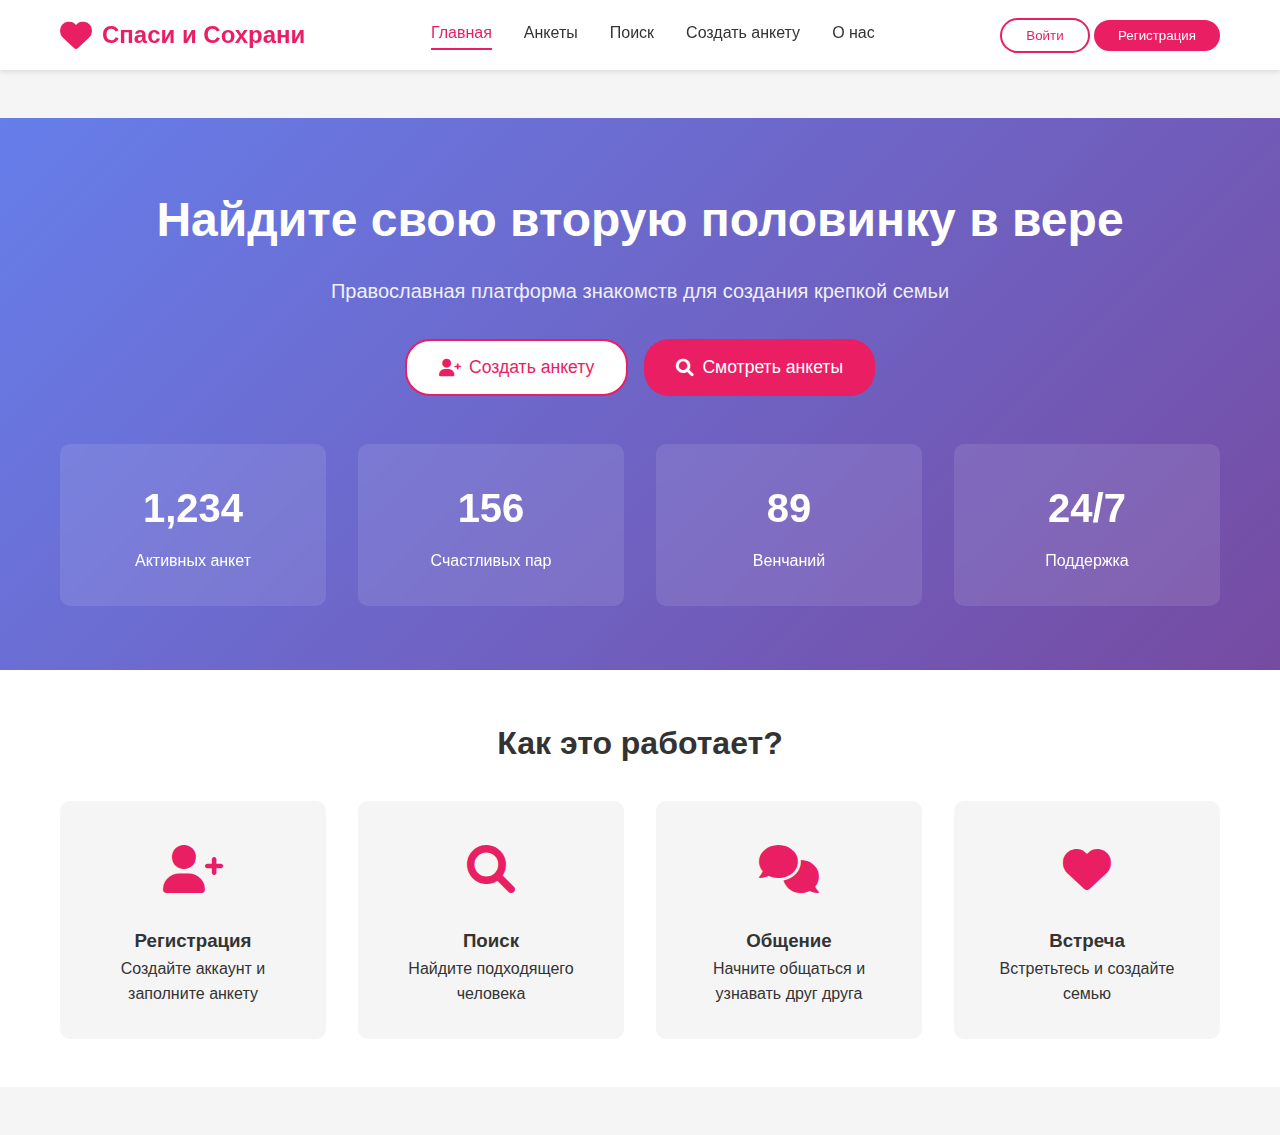
<file: orthodox-dating-unified (6).html>
<!DOCTYPE html>
<html lang="ru">
<head>
    <meta charset="UTF-8">
    <meta name="viewport" content="width=device-width, initial-scale=1.0">
    <title>Спаси и Сохрани - Православные знакомства</title>
    <link rel="stylesheet" href="https://cdnjs.cloudflare.com/ajax/libs/font-awesome/6.0.0/css/all.min.css">
    <style>
        * {
            margin: 0;
            padding: 0;
            box-sizing: border-box;
        }

        body {
            font-family: -apple-system, BlinkMacSystemFont, 'Segoe UI', Roboto, sans-serif;
            background: #f5f5f5;
            color: #333;
            line-height: 1.6;
        }

        .container {
            max-width: 1200px;
            margin: 0 auto;
            padding: 0 20px;
        }

        /* Header */
        .header {
            background: white;
            box-shadow: 0 2px 5px rgba(0,0,0,0.1);
            position: sticky;
            top: 0;
            z-index: 100;
        }

        .header-content {
            display: flex;
            justify-content: space-between;
            align-items: center;
            padding: 1rem 0;
        }

        .logo {
            display: flex;
            align-items: center;
            gap: 10px;
            font-size: 1.5rem;
            font-weight: bold;
            color: #e91e63;
            text-decoration: none;
            cursor: pointer;
        }

        .logo i {
            font-size: 2rem;
        }

        .nav {
            display: flex;
            gap: 2rem;
            list-style: none;
        }

        .nav a {
            text-decoration: none;
            color: #333;
            font-weight: 500;
            transition: color 0.3s;
            cursor: pointer;
        }

        .nav a:hover {
            color: #e91e63;
        }

        .nav a.active {
            color: #e91e63;
            border-bottom: 2px solid #e91e63;
            padding-bottom: 2px;
        }

        .auth-buttons {
            display: flex;
            gap: 1rem;
            align-items: center;
        }

        .user-info {
            display: none;
            align-items: center;
            gap: 1rem;
        }

        .user-avatar {
            width: 40px;
            height: 40px;
            background: #e91e63;
            color: white;
            border-radius: 50%;
            display: flex;
            align-items: center;
            justify-content: center;
            font-weight: bold;
            cursor: pointer;
        }

        .user-menu {
            position: absolute;
            top: 60px;
            right: 20px;
            background: white;
            border-radius: 10px;
            box-shadow: 0 5px 20px rgba(0,0,0,0.2);
            padding: 1rem;
            display: none;
            min-width: 200px;
        }

        .user-menu.active {
            display: block;
        }

        .user-menu a {
            display: block;
            padding: 0.5rem;
            color: #333;
            text-decoration: none;
            transition: background 0.3s;
        }

        .user-menu a:hover {
            background: #f5f5f5;
            border-radius: 5px;
        }

        .user-menu hr {
            margin: 0.5rem 0;
            border: none;
            border-top: 1px solid #eee;
        }

        .btn {
            padding: 0.5rem 1.5rem;
            border: none;
            border-radius: 25px;
            cursor: pointer;
            font-weight: 500;
            transition: all 0.3s;
            text-decoration: none;
            display: inline-flex;
            align-items: center;
            gap: 0.5rem;
        }

        .btn-primary {
            background: #e91e63;
            color: white;
        }

        .btn-primary:hover {
            background: #d81b60;
            transform: translateY(-2px);
            box-shadow: 0 5px 15px rgba(233, 30, 99, 0.3);
        }

        .btn-secondary {
            background: white;
            color: #e91e63;
            border: 2px solid #e91e63;
        }

        .btn-secondary:hover {
            background: #e91e63;
            color: white;
        }

        .btn-success {
            background: #4caf50;
            color: white;
        }

        .btn-danger {
            background: #f44336;
            color: white;
        }

        /* Hero Section */
        .hero {
            background: linear-gradient(135deg, #667eea 0%, #764ba2 100%);
            color: white;
            padding: 4rem 0;
            text-align: center;
        }

        .hero h1 {
            font-size: 3rem;
            margin-bottom: 1rem;
            animation: fadeInUp 0.8s ease;
        }

        .hero p {
            font-size: 1.25rem;
            margin-bottom: 2rem;
            opacity: 0.9;
            animation: fadeInUp 1s ease;
        }

        @keyframes fadeInUp {
            from {
                opacity: 0;
                transform: translateY(20px);
            }
            to {
                opacity: 1;
                transform: translateY(0);
            }
        }

        .hero-buttons {
            display: flex;
            gap: 1rem;
            justify-content: center;
            flex-wrap: wrap;
            animation: fadeInUp 1.2s ease;
        }

        .btn-large {
            padding: 1rem 2rem;
            font-size: 1.1rem;
        }

        /* Stats */
        .stats {
            display: grid;
            grid-template-columns: repeat(auto-fit, minmax(200px, 1fr));
            gap: 2rem;
            margin-top: 3rem;
        }

        .stat-card {
            background: rgba(255,255,255,0.1);
            backdrop-filter: blur(10px);
            padding: 2rem;
            border-radius: 10px;
            text-align: center;
            transition: transform 0.3s;
        }

        .stat-card:hover {
            transform: translateY(-5px);
        }

        .stat-number {
            font-size: 2.5rem;
            font-weight: bold;
            margin-bottom: 0.5rem;
        }

        /* Quick Actions */
        .quick-actions {
            padding: 3rem 0;
            background: white;
        }

        .actions-grid {
            display: grid;
            grid-template-columns: repeat(auto-fit, minmax(250px, 1fr));
            gap: 2rem;
            margin-top: 2rem;
        }

        .action-card {
            text-align: center;
            padding: 2rem;
            border-radius: 10px;
            transition: all 0.3s;
            cursor: pointer;
            background: #f5f5f5;
        }

        .action-card:hover {
            transform: translateY(-5px);
            box-shadow: 0 10px 30px rgba(0,0,0,0.1);
            background: white;
        }

        .action-icon {
            font-size: 3rem;
            color: #e91e63;
            margin-bottom: 1rem;
        }

        /* Sections */
        .section {
            padding: 3rem 0;
            display: none;
            min-height: 60vh;
        }

        .section.active {
            display: block;
            animation: fadeIn 0.5s ease;
        }

        @keyframes fadeIn {
            from { opacity: 0; }
            to { opacity: 1; }
        }

        .section-title {
            font-size: 2rem;
            margin-bottom: 2rem;
            text-align: center;
            color: #333;
        }

        /* Profile Cards */
        .profiles-grid {
            display: grid;
            grid-template-columns: repeat(auto-fill, minmax(300px, 1fr));
            gap: 2rem;
            margin-top: 2rem;
        }

        .profile-card {
            background: white;
            border-radius: 10px;
            padding: 1.5rem;
            box-shadow: 0 2px 10px rgba(0,0,0,0.1);
            transition: transform 0.3s, box-shadow 0.3s;
            cursor: pointer;
        }

        .profile-card:hover {
            transform: translateY(-5px);
            box-shadow: 0 5px 20px rgba(0,0,0,0.15);
        }

        .profile-header {
            display: flex;
            align-items: center;
            gap: 1rem;
            margin-bottom: 1rem;
        }

        .profile-avatar {
            width: 60px;
            height: 60px;
            background: #e91e63;
            color: white;
            border-radius: 50%;
            display: flex;
            align-items: center;
            justify-content: center;
            font-size: 1.5rem;
            font-weight: bold;
        }

        .online-indicator {
            width: 12px;
            height: 12px;
            background: #4caf50;
            border-radius: 50%;
            display: inline-block;
            margin-left: 0.5rem;
        }

        .profile-name {
            font-size: 1.25rem;
            font-weight: bold;
        }

        .profile-age {
            color: #666;
        }

        .profile-location {
            color: #666;
            font-size: 0.9rem;
            margin-bottom: 1rem;
        }

        .profile-quote {
            font-style: italic;
            color: #666;
            margin-bottom: 1rem;
            padding: 1rem;
            background: #f5f5f5;
            border-radius: 5px;
        }

        .profile-interests {
            display: flex;
            flex-wrap: wrap;
            gap: 0.5rem;
            margin-bottom: 1rem;
        }

        .interest-tag {
            background: #e91e63;
            color: white;
            padding: 0.25rem 0.75rem;
            border-radius: 15px;
            font-size: 0.85rem;
        }

        .profile-actions {
            display: flex;
            gap: 0.5rem;
        }

        .btn-small {
            padding: 0.5rem 1rem;
            font-size: 0.9rem;
        }

        /* Search Section */
        .search-form {
            background: white;
            padding: 2rem;
            border-radius: 10px;
            box-shadow: 0 2px 10px rgba(0,0,0,0.1);
            margin-bottom: 2rem;
        }

        .form-grid {
            display: grid;
            grid-template-columns: repeat(auto-fit, minmax(200px, 1fr));
            gap: 1rem;
            margin-bottom: 1.5rem;
        }

        .form-group {
            display: flex;
            flex-direction: column;
        }

        .form-label {
            margin-bottom: 0.5rem;
            font-weight: 500;
            color: #333;
        }

        .form-input {
            padding: 0.75rem;
            border: 1px solid #ddd;
            border-radius: 5px;
            font-size: 1rem;
            transition: border-color 0.3s;
        }

        .form-input:focus {
            outline: none;
            border-color: #e91e63;
        }

        .form-textarea {
            min-height: 120px;
            resize: vertical;
        }

        .interests-grid {
            display: grid;
            grid-template-columns: repeat(auto-fill, minmax(200px, 1fr));
            gap: 1rem;
            margin: 1rem 0;
        }

        .checkbox-label {
            display: flex;
            align-items: center;
            gap: 0.5rem;
            cursor: pointer;
        }

        /* Create Profile Section */
        .create-form {
            background: white;
            padding: 2rem;
            border-radius: 10px;
            box-shadow: 0 2px 10px rgba(0,0,0,0.1);
            max-width: 800px;
            margin: 0 auto;
        }

        .form-steps {
            display: flex;
            justify-content: space-between;
            margin-bottom: 2rem;
            position: relative;
        }

        .form-steps::before {
            content: '';
            position: absolute;
            top: 20px;
            left: 0;
            right: 0;
            height: 2px;
            background: #ddd;
            z-index: -1;
        }

        .step {
            background: #ddd;
            color: #666;
            width: 40px;
            height: 40px;
            border-radius: 50%;
            display: flex;
            align-items: center;
            justify-content: center;
            font-weight: bold;
        }

        .step.active {
            background: #e91e63;
            color: white;
        }

        .step.completed {
            background: #4caf50;
            color: white;
        }

        .step-content {
            display: none;
        }

        .step-content.active {
            display: block;
        }

        .photo-upload {
            display: grid;
            grid-template-columns: repeat(3, 1fr);
            gap: 1rem;
            margin-bottom: 2rem;
        }

        .photo-slot {
            aspect-ratio: 1;
            border: 2px dashed #ddd;
            border-radius: 10px;
            display: flex;
            flex-direction: column;
            align-items: center;
            justify-content: center;
            cursor: pointer;
            transition: all 0.3s;
            position: relative;
            overflow: hidden;
        }

        .photo-slot:hover {
            border-color: #e91e63;
            background: #fce4ec;
        }

        .photo-slot.filled {
            border: 2px solid #4caf50;
        }

        .photo-slot.filled img {
            width: 100%;
            height: 100%;
            object-fit: cover;
        }

        .photo-slot i {
            font-size: 2rem;
            color: #999;
            margin-bottom: 0.5rem;
        }

        .remove-photo {
            position: absolute;
            top: 5px;
            right: 5px;
            background: #f44336;
            color: white;
            border: none;
            border-radius: 50%;
            width: 30px;
            height: 30px;
            cursor: pointer;
            display: none;
        }

        .photo-slot.filled .remove-photo {
            display: block;
        }

        /* Cabinet Section */
        .cabinet-grid {
            display: grid;
            grid-template-columns: repeat(auto-fit, minmax(250px, 1fr));
            gap: 2rem;
            margin-top: 2rem;
        }

        .cabinet-card {
            background: white;
            padding: 2rem;
            border-radius: 10px;
            text-align: center;
            box-shadow: 0 2px 10px rgba(0,0,0,0.1);
            transition: all 0.3s;
            cursor: pointer;
        }

        .cabinet-card:hover {
            transform: translateY(-5px);
            box-shadow: 0 5px 20px rgba(0,0,0,0.15);
        }

        .cabinet-icon {
            font-size: 3rem;
            color: #e91e63;
            margin-bottom: 1rem;
        }

        .badge {
            background: #f44336;
            color: white;
            padding: 0.2rem 0.5rem;
            border-radius: 10px;
            font-size: 0.8rem;
            margin-left: 0.5rem;
        }

        /* Messages Section */
        .messages-container {
            display: grid;
            grid-template-columns: 300px 1fr;
            gap: 2rem;
            height: 600px;
            background: white;
            border-radius: 10px;
            overflow: hidden;
            box-shadow: 0 2px 10px rgba(0,0,0,0.1);
        }

        .chats-list {
            background: #f5f5f5;
            padding: 1rem;
            overflow-y: auto;
        }

        .chat-item {
            background: white;
            padding: 1rem;
            margin-bottom: 0.5rem;
            border-radius: 10px;
            cursor: pointer;
            transition: all 0.3s;
        }

        .chat-item:hover {
            background: #e91e63;
            color: white;
        }

        .chat-item.active {
            background: #e91e63;
            color: white;
        }

        .chat-window {
            padding: 1rem;
            display: flex;
            flex-direction: column;
        }

        .messages-area {
            flex: 1;
            overflow-y: auto;
            padding: 1rem;
            background: #f5f5f5;
            border-radius: 10px;
            margin-bottom: 1rem;
        }

        .message {
            margin-bottom: 1rem;
            display: flex;
            align-items: flex-start;
            gap: 0.5rem;
        }

        .message.sent {
            flex-direction: row-reverse;
        }

        .message-content {
            background: white;
            padding: 0.75rem 1rem;
            border-radius: 10px;
            max-width: 70%;
        }

        .message.sent .message-content {
            background: #e91e63;
            color: white;
        }

        .message-input {
            display: flex;
            gap: 0.5rem;
        }

        .message-input input {
            flex: 1;
        }

        /* Modal */
        .modal {
            display: none;
            position: fixed;
            top: 0;
            left: 0;
            width: 100%;
            height: 100%;
            background: rgba(0,0,0,0.5);
            z-index: 1000;
            animation: fadeIn 0.3s ease;
        }

        .modal-content {
            position: absolute;
            top: 50%;
            left: 50%;
            transform: translate(-50%, -50%);
            background: white;
            padding: 2rem;
            border-radius: 10px;
            width: 90%;
            max-width: 500px;
            max-height: 90vh;
            overflow-y: auto;
            animation: slideIn 0.3s ease;
        }

        @keyframes slideIn {
            from {
                opacity: 0;
                transform: translate(-50%, -60%);
            }
            to {
                opacity: 1;
                transform: translate(-50%, -50%);
            }
        }

        .modal-header {
            display: flex;
            justify-content: space-between;
            align-items: center;
            margin-bottom: 1.5rem;
        }

        .modal-close {
            background: none;
            border: none;
            font-size: 1.5rem;
            cursor: pointer;
            color: #666;
            transition: color 0.3s;
        }

        .modal-close:hover {
            color: #e91e63;
        }

        /* Mobile Menu */
        .mobile-menu-toggle {
            display: none;
            background: none;
            border: none;
            font-size: 1.5rem;
            cursor: pointer;
        }

        /* Favorites */
        .favorites-grid {
            display: grid;
            grid-template-columns: repeat(auto-fill, minmax(300px, 1fr));
            gap: 2rem;
            margin-top: 2rem;
        }

        /* Settings */
        .settings-container {
            background: white;
            padding: 2rem;
            border-radius: 10px;
            box-shadow: 0 2px 10px rgba(0,0,0,0.1);
            max-width: 800px;
            margin: 0 auto;
        }

        .settings-section {
            margin-bottom: 2rem;
            padding-bottom: 2rem;
            border-bottom: 1px solid #eee;
        }

        .settings-section:last-child {
            border-bottom: none;
        }

        /* Responsive */
        @media (max-width: 768px) {
            .nav {
                display: none;
                position: absolute;
                top: 100%;
                left: 0;
                right: 0;
                background: white;
                flex-direction: column;
                padding: 1rem;
                box-shadow: 0 5px 10px rgba(0,0,0,0.1);
            }

            .nav.active {
                display: flex;
            }

            .mobile-menu-toggle {
                display: block;
            }

            .hero h1 {
                font-size: 2rem;
            }

            .stats {
                grid-template-columns: repeat(2, 1fr);
            }

            .form-grid {
                grid-template-columns: 1fr;
            }

            .photo-upload {
                grid-template-columns: repeat(2, 1fr);
            }

            .messages-container {
                grid-template-columns: 1fr;
            }

            .chats-list {
                display: none;
            }
        }

        /* Notification */
        .notification {
            position: fixed;
            top: 20px;
            right: 20px;
            background: #4caf50;
            color: white;
            padding: 1rem 1.5rem;
            border-radius: 5px;
            box-shadow: 0 2px 10px rgba(0,0,0,0.2);
            display: none;
            animation: slideInRight 0.3s ease;
            z-index: 1001;
        }

        @keyframes slideInRight {
            from {
                transform: translateX(100%);
            }
            to {
                transform: translateX(0);
            }
        }

        .notification.error {
            background: #f44336;
        }

        .notification.warning {
            background: #ff9800;
        }

        .notification.info {
            background: #2196f3;
        }

        /* Loading */
        .loading {
            text-align: center;
            padding: 2rem;
        }

        .loading-spinner {
            border: 3px solid #f3f3f3;
            border-top: 3px solid #e91e63;
            border-radius: 50%;
            width: 40px;
            height: 40px;
            animation: spin 1s linear infinite;
            margin: 0 auto;
        }

        @keyframes spin {
            0% { transform: rotate(0deg); }
            100% { transform: rotate(360deg); }
        }
    </style>
</head>
<body>
    <!-- Header -->
    <header class="header">
        <div class="container">
            <div class="header-content">
                <div class="logo" onclick="showSection('home')">
                    <i class="fas fa-heart"></i>
                    Спаси и Сохрани
                </div>
                
                <nav class="nav" id="nav">
                    <a href="#home" class="active" onclick="showSection('home')">Главная</a>
                    <a href="#profiles" onclick="showSection('profiles')">Анкеты</a>
                    <a href="#search" onclick="showSection('search')">Поиск</a>
                    <a href="#create" onclick="handleCreateProfile()">Создать анкету</a>
                    <a href="#about" onclick="showSection('about')">О нас</a>
                </nav>
                
                <div class="auth-buttons">
                    <div id="authButtons">
                        <button class="btn btn-secondary" onclick="showModal('loginModal')">Войти</button>
                        <button class="btn btn-primary" onclick="showModal('registerModal')">Регистрация</button>
                    </div>
                    
                    <div id="userInfo" class="user-info">
                        <span id="userName">Имя</span>
                        <div class="user-avatar" id="userAvatar" onclick="toggleUserMenu()">И</div>
                    </div>
                    
                    <button class="mobile-menu-toggle" onclick="toggleMobileMenu()">
                        <i class="fas fa-bars"></i>
                    </button>
                </div>
            </div>
        </div>
        
        <!-- User Menu Dropdown -->
        <div id="userMenu" class="user-menu">
            <a href="#cabinet" onclick="showSection('cabinet')"><i class="fas fa-user"></i> Мой кабинет</a>
            <a href="#messages" onclick="showSection('messages')"><i class="fas fa-envelope"></i> Сообщения <span class="badge" id="messagesCount">0</span></a>
            <a href="#favorites" onclick="showSection('favorites')"><i class="fas fa-heart"></i> Избранное</a>
            <a href="#settings" onclick="showSection('settings')"><i class="fas fa-cog"></i> Настройки</a>
            <hr>
            <a href="#" onclick="logout()"><i class="fas fa-sign-out-alt"></i> Выйти</a>
        </div>
    </header>

    <!-- Home Section -->
    <section id="home" class="section active">
        <div class="hero">
            <div class="container">
                <h1>Найдите свою вторую половинку в вере</h1>
                <p>Православная платформа знакомств для создания крепкой семьи</p>
                
                <div class="hero-buttons">
                    <button class="btn btn-secondary btn-large" onclick="handleCreateProfile()">
                        <i class="fas fa-user-plus"></i> Создать анкету
                    </button>
                    <button class="btn btn-primary btn-large" onclick="showSection('profiles')">
                        <i class="fas fa-search"></i> Смотреть анкеты
                    </button>
                </div>
                
                <div class="stats">
                    <div class="stat-card">
                        <div class="stat-number">1,234</div>
                        <div>Активных анкет</div>
                    </div>
                    <div class="stat-card">
                        <div class="stat-number">156</div>
                        <div>Счастливых пар</div>
                    </div>
                    <div class="stat-card">
                        <div class="stat-number">89</div>
                        <div>Венчаний</div>
                    </div>
                    <div class="stat-card">
                        <div class="stat-number">24/7</div>
                        <div>Поддержка</div>
                    </div>
                </div>
            </div>
        </div>
        
        <div class="quick-actions">
            <div class="container">
                <h2 class="section-title">Как это работает?</h2>
                <div class="actions-grid">
                    <div class="action-card" onclick="showModal('registerModal')">
                        <div class="action-icon"><i class="fas fa-user-plus"></i></div>
                        <h3>Регистрация</h3>
                        <p>Создайте аккаунт и заполните анкету</p>
                    </div>
                    <div class="action-card" onclick="showSection('search')">
                        <div class="action-icon"><i class="fas fa-search"></i></div>
                        <h3>Поиск</h3>
                        <p>Найдите подходящего человека</p>
                    </div>
                    <div class="action-card" onclick="showSection('profiles')">
                        <div class="action-icon"><i class="fas fa-comments"></i></div>
                        <h3>Общение</h3>
                        <p>Начните общаться и узнавать друг друга</p>
                    </div>
                    <div class="action-card" onclick="showSection('about')">
                        <div class="action-icon"><i class="fas fa-heart"></i></div>
                        <h3>Встреча</h3>
                        <p>Встретьтесь и создайте семью</p>
                    </div>
                </div>
            </div>
        </div>
    </section>

    <!-- Profiles Section -->
    <section id="profiles" class="section">
        <div class="container">
            <h2 class="section-title">Рекомендуемые анкеты</h2>
            
            <div class="profiles-grid" id="profilesGrid">
                <!-- Profiles will be loaded here -->
            </div>
            
            <div style="text-align: center; margin-top: 2rem;">
                <button class="btn btn-primary" onclick="loadMoreProfiles()">
                    <i class="fas fa-plus"></i> Загрузить ещё
                </button>
            </div>
        </div>
    </section>

    <!-- Search Section -->
    <section id="search" class="section">
        <div class="container">
            <h2 class="section-title">Поиск анкет</h2>
            
            <div class="search-form">
                <form id="searchForm" onsubmit="performSearch(event)">
                    <div class="form-grid">
                        <div class="form-group">
                            <label class="form-label">Я ищу</label>
                            <select class="form-input" name="gender">
                                <option value="">Любой пол</option>
                                <option value="male">Мужчину</option>
                                <option value="female">Женщину</option>
                            </select>
                        </div>
                        
                        <div class="form-group">
                            <label class="form-label">Возраст от</label>
                            <input type="number" class="form-input" name="ageFrom" min="18" placeholder="18">
                        </div>
                        
                        <div class="form-group">
                            <label class="form-label">Возраст до</label>
                            <input type="number" class="form-input" name="ageTo" max="80" placeholder="50">
                        </div>
                        
                        <div class="form-group">
                            <label class="form-label">Город</label>
                            <input type="text" class="form-input" name="city" placeholder="Любой город">
                        </div>
                        
                        <div class="form-group">
                            <label class="form-label">Воцерковленность</label>
                            <select class="form-input" name="churchStatus">
                                <option value="">Любая</option>
                                <option value="воцерковленный">Воцерковленный</option>
                                <option value="неофит">Неофит</option>
                                <option value="прихожу к вере">Прихожу к вере</option>
                                <option value="ищущий">Ищущий</option>
                            </select>
                        </div>
                        
                        <div class="form-group">
                            <label class="form-label">Семейное положение</label>
                            <select class="form-input" name="maritalStatus">
                                <option value="">Любое</option>
                                <option value="холост">Холост/Не замужем</option>
                                <option value="разведен">Разведён(а)</option>
                                <option value="вдовец">Вдовец/Вдова</option>
                            </select>
                        </div>
                    </div>
                    
                    <h3 style="margin-top: 2rem;">Интересы</h3>
                    <div class="interests-grid">
                        <label class="checkbox-label">
                            <input type="checkbox" name="interests" value="паломничество">
                            Паломничество
                        </label>
                        <label class="checkbox-label">
                            <input type="checkbox" name="interests" value="церковное пение">
                            Церковное пение
                        </label>
                        <label class="checkbox-label">
                            <input type="checkbox" name="interests" value="богословие">
                            Богословие
                        </label>
                        <label class="checkbox-label">
                            <input type="checkbox" name="interests" value="благотворительность">
                            Благотворительность
                        </label>
                        <label class="checkbox-label">
                            <input type="checkbox" name="interests" value="чтение">
                            Чтение
                        </label>
                        <label class="checkbox-label">
                            <input type="checkbox" name="interests" value="природа">
                            Природа
                        </label>
                    </div>
                    
                    <div style="text-align: center; margin-top: 2rem;">
                        <button type="submit" class="btn btn-primary btn-large">
                            <i class="fas fa-search"></i> Найти
                        </button>
                    </div>
                </form>
            </div>
            
            <div id="searchResults" style="display: none;">
                <h3 style="margin-top: 2rem;">Результаты поиска</h3>
                <div class="profiles-grid" id="searchResultsGrid">
                    <!-- Search results will appear here -->
                </div>
            </div>
        </div>
    </section>

    <!-- Create Profile Section -->
    <section id="create" class="section">
        <div class="container">
            <h2 class="section-title">Создать анкету</h2>
            
            <div class="create-form">
                <div class="form-steps">
                    <div class="step active" id="step1">1</div>
                    <div class="step" id="step2">2</div>
                    <div class="step" id="step3">3</div>
                </div>
                
                <form id="createProfileForm" onsubmit="submitProfile(event)">
                    <!-- Step 1: Photos -->
                    <div class="step-content active" id="stepContent1">
                        <h3>Шаг 1: Загрузите фотографии</h3>
                        <p style="color: #666; margin-bottom: 1rem;">Минимум 1 фото, максимум 6</p>
                        
                        <div class="photo-upload">
                            <div class="photo-slot" onclick="triggerPhotoUpload(0)">
                                <i class="fas fa-camera"></i>
                                <span>Главное фото</span>
                                <button class="remove-photo" onclick="removePhoto(event, 0)">×</button>
                            </div>
                            <div class="photo-slot" onclick="triggerPhotoUpload(1)">
                                <i class="fas fa-plus"></i>
                                <span>Фото 2</span>
                                <button class="remove-photo" onclick="removePhoto(event, 1)">×</button>
                            </div>
                            <div class="photo-slot" onclick="triggerPhotoUpload(2)">
                                <i class="fas fa-plus"></i>
                                <span>Фото 3</span>
                                <button class="remove-photo" onclick="removePhoto(event, 2)">×</button>
                            </div>
                            <div class="photo-slot" onclick="triggerPhotoUpload(3)">
                                <i class="fas fa-plus"></i>
                                <span>Фото 4</span>
                                <button class="remove-photo" onclick="removePhoto(event, 3)">×</button>
                            </div>
                            <div class="photo-slot" onclick="triggerPhotoUpload(4)">
                                <i class="fas fa-plus"></i>
                                <span>Фото 5</span>
                                <button class="remove-photo" onclick="removePhoto(event, 4)">×</button>
                            </div>
                            <div class="photo-slot" onclick="triggerPhotoUpload(5)">
                                <i class="fas fa-plus"></i>
                                <span>Фото 6</span>
                                <button class="remove-photo" onclick="removePhoto(event, 5)">×</button>
                            </div>
                        </div>
                        
                        <input type="file" id="photoUpload" accept="image/*" style="display: none;" onchange="handlePhotoUpload(event)">
                        
                        <div style="text-align: right; margin-top: 2rem;">
                            <button type="button" class="btn btn-primary" onclick="nextStep()">
                                Далее <i class="fas fa-arrow-right"></i>
                            </button>
                        </div>
                    </div>
                    
                    <!-- Step 2: Basic Info -->
                    <div class="step-content" id="stepContent2">
                        <h3>Шаг 2: Основная информация</h3>
                        
                        <div class="form-grid">
                            <div class="form-group">
                                <label class="form-label">Имя *</label>
                                <input type="text" class="form-input" name="name" required>
                            </div>
                            
                            <div class="form-group">
                                <label class="form-label">Возраст *</label>
                                <input type="number" class="form-input" name="age" min="18" max="80" required>
                            </div>
                            
                            <div class="form-group">
                                <label class="form-label">Пол *</label>
                                <select class="form-input" name="gender" required>
                                    <option value="">Выберите</option>
                                    <option value="male">Мужской</option>
                                    <option value="female">Женский</option>
                                </select>
                            </div>
                            
                            <div class="form-group">
                                <label class="form-label">Город *</label>
                                <input type="text" class="form-input" name="city" required>
                            </div>
                            
                            <div class="form-group">
                                <label class="form-label">Воцерковленность *</label>
                                <select class="form-input" name="churchStatus" required>
                                    <option value="">Выберите</option>
                                    <option value="воцерковленный">Воцерковленный</option>
                                    <option value="неофит">Неофит</option>
                                    <option value="прихожу к вере">Прихожу к вере</option>
                                    <option value="ищущий">Ищущий</option>
                                </select>
                            </div>
                            
                            <div class="form-group">
                                <label class="form-label">Семейное положение *</label>
                                <select class="form-input" name="maritalStatus" required>
                                    <option value="">Выберите</option>
                                    <option value="холост">Холост/Не замужем</option>
                                    <option value="разведен">Разведён(а)</option>
                                    <option value="вдовец">Вдовец/Вдова</option>
                                </select>
                            </div>
                        </div>
                        
                        <div style="display: flex; justify-content: space-between; margin-top: 2rem;">
                            <button type="button" class="btn btn-secondary" onclick="previousStep()">
                                <i class="fas fa-arrow-left"></i> Назад
                            </button>
                            <button type="button" class="btn btn-primary" onclick="nextStep()">
                                Далее <i class="fas fa-arrow-right"></i>
                            </button>
                        </div>
                    </div>
                    
                    <!-- Step 3: About -->
                    <div class="step-content" id="stepContent3">
                        <h3>Шаг 3: О себе</h3>
                        
                        <div class="form-group">
                            <label class="form-label">Образование</label>
                            <select class="form-input" name="education">
                                <option value="">Выберите</option>
                                <option value="среднее">Среднее</option>
                                <option value="среднее специальное">Среднее специальное</option>
                                <option value="высшее">Высшее</option>
                                <option value="ученая степень">Учёная степень</option>
                            </select>
                        </div>
                        
                        <div class="form-group">
                            <label class="form-label">Профессия</label>
                            <input type="text" class="form-input" name="profession" placeholder="Ваша профессия">
                        </div>
                        
                        <div class="form-group">
                            <label class="form-label">О себе *</label>
                            <textarea class="form-input form-textarea" name="about" required placeholder="Расскажите о себе, своих интересах, целях..."></textarea>
                        </div>
                        
                        <div class="form-group">
                            <label class="form-label">Кого ищу *</label>
                            <textarea class="form-input form-textarea" name="seeking" required placeholder="Опишите, какого человека вы хотели бы встретить..."></textarea>
                        </div>
                        
                        <h4>Интересы</h4>
                        <div class="interests-grid">
                            <label class="checkbox-label">
                                <input type="checkbox" name="interests" value="паломничество">
                                Паломничество
                            </label>
                            <label class="checkbox-label">
                                <input type="checkbox" name="interests" value="церковное пение">
                                Церковное пение
                            </label>
                            <label class="checkbox-label">
                                <input type="checkbox" name="interests" value="богословие">
                                Богословие
                            </label>
                            <label class="checkbox-label">
                                <input type="checkbox" name="interests" value="благотворительность">
                                Благотворительность
                            </label>
                            <label class="checkbox-label">
                                <input type="checkbox" name="interests" value="чтение">
                                Чтение
                            </label>
                            <label class="checkbox-label">
                                <input type="checkbox" name="interests" value="спорт">
                                Спорт
                            </label>
                            <label class="checkbox-label">
                                <input type="checkbox" name="interests" value="путешествия">
                                Путешествия
                            </label>
                            <label class="checkbox-label">
                                <input type="checkbox" name="interests" value="природа">
                                Природа
                            </label>
                        </div>
                        
                        <div style="display: flex; justify-content: space-between; margin-top: 2rem;">
                            <button type="button" class="btn btn-secondary" onclick="previousStep()">
                                <i class="fas fa-arrow-left"></i> Назад
                            </button>
                            <button type="submit" class="btn btn-success btn-large">
                                <i class="fas fa-check"></i> Создать анкету
                            </button>
                        </div>
                    </div>
                </form>
            </div>
        </div>
    </section>

    <!-- Cabinet Section -->
    <section id="cabinet" class="section">
        <div class="container">
            <h2 class="section-title">Личный кабинет</h2>
            
            <div class="cabinet-grid">
                <div class="cabinet-card" onclick="showSection('myprofile')">
                    <div class="cabinet-icon"><i class="fas fa-user"></i></div>
                    <h3>Моя анкета</h3>
                    <p>Редактировать профиль</p>
                </div>
                
                <div class="cabinet-card" onclick="showSection('messages')">
                    <div class="cabinet-icon"><i class="fas fa-envelope"></i></div>
                    <h3>Сообщения <span class="badge" id="cabinetMessagesCount">0</span></h3>
                    <p>Входящие и исходящие</p>
                </div>
                
                <div class="cabinet-card" onclick="showSection('favorites')">
                    <div class="cabinet-icon"><i class="fas fa-heart"></i></div>
                    <h3>Избранное</h3>
                    <p>Сохранённые анкеты</p>
                </div>
                
                <div class="cabinet-card" onclick="showSection('visitors')">
                    <div class="cabinet-icon"><i class="fas fa-eye"></i></div>
                    <h3>Гости</h3>
                    <p>Кто смотрел анкету</p>
                </div>
                
                <div class="cabinet-card" onclick="showSection('settings')">
                    <div class="cabinet-icon"><i class="fas fa-cog"></i></div>
                    <h3>Настройки</h3>
                    <p>Приватность и уведомления</p>
                </div>
                
                <div class="cabinet-card" onclick="showSection('subscription')">
                    <div class="cabinet-icon"><i class="fas fa-crown"></i></div>
                    <h3>Подписка</h3>
                    <p>Премиум возможности</p>
                </div>
            </div>
        </div>
    </section>

    <!-- Messages Section -->
    <section id="messages" class="section">
        <div class="container">
            <h2 class="section-title">Сообщения</h2>
            
            <div class="messages-container">
                <div class="chats-list">
                    <h3>Диалоги</h3>
                    <div class="chat-item active" onclick="selectChat(1)">
                        <strong>Мария</strong>
                        <p style="font-size: 0.9rem; color: #666;">Последнее сообщение...</p>
                    </div>
                    <div class="chat-item" onclick="selectChat(2)">
                        <strong>Александр</strong>
                        <p style="font-size: 0.9rem; color: #666;">Спасибо за ответ!</p>
                    </div>
                </div>
                
                <div class="chat-window">
                    <div class="messages-area" id="messagesArea">
                        <div class="message">
                            <div class="message-content">
                                Здравствуйте! Увидела вашу анкету...
                            </div>
                        </div>
                        <div class="message sent">
                            <div class="message-content">
                                Здравствуйте! Рад знакомству!
                            </div>
                        </div>
                    </div>
                    
                    <div class="message-input">
                        <input type="text" class="form-input" placeholder="Введите сообщение..." id="messageInput">
                        <button class="btn btn-primary" onclick="sendMessage()">
                            <i class="fas fa-paper-plane"></i>
                        </button>
                    </div>
                </div>
            </div>
        </div>
    </section>

    <!-- Favorites Section -->
    <section id="favorites" class="section">
        <div class="container">
            <h2 class="section-title">Избранное</h2>
            <div class="favorites-grid" id="favoritesGrid">
                <p style="text-align: center; color: #666;">У вас пока нет избранных анкет</p>
            </div>
        </div>
    </section>

    <!-- Visitors Section -->
    <section id="visitors" class="section">
        <div class="container">
            <h2 class="section-title">Гости профиля</h2>
            <div class="profiles-grid" id="visitorsGrid">
                <p style="text-align: center; color: #666;">Пока никто не просматривал вашу анкету</p>
            </div>
        </div>
    </section>

    <!-- Settings Section -->
    <section id="settings" class="section">
        <div class="container">
            <h2 class="section-title">Настройки</h2>
            
            <div class="settings-container">
                <div class="settings-section">
                    <h3>Приватность</h3>
                    <label class="checkbox-label">
                        <input type="checkbox" checked>
                        Показывать мою анкету в поиске
                    </label>
                    <label class="checkbox-label">
                        <input type="checkbox" checked>
                        Разрешить отправку мне сообщений
                    </label>
                    <label class="checkbox-label">
                        <input type="checkbox">
                        Скрыть мой онлайн статус
                    </label>
                </div>
                
                <div class="settings-section">
                    <h3>Уведомления</h3>
                    <label class="checkbox-label">
                        <input type="checkbox" checked>
                        Новые сообщения
                    </label>
                    <label class="checkbox-label">
                        <input type="checkbox" checked>
                        Кто-то добавил в избранное
                    </label>
                    <label class="checkbox-label">
                        <input type="checkbox">
                        Новые анкеты по моим критериям
                    </label>
                </div>
                
                <div class="settings-section">
                    <h3>Аккаунт</h3>
                    <button class="btn btn-secondary">Изменить пароль</button>
                    <button class="btn btn-secondary">Изменить email</button>
                    <button class="btn btn-danger">Удалить аккаунт</button>
                </div>
                
                <div style="text-align: center; margin-top: 2rem;">
                    <button class="btn btn-primary" onclick="saveSettings()">
                        <i class="fas fa-save"></i> Сохранить настройки
                    </button>
                </div>
            </div>
        </div>
    </section>

    <!-- Subscription Section -->
    <section id="subscription" class="section">
        <div class="container">
            <h2 class="section-title">Премиум подписка</h2>
            
            <div style="display: grid; grid-template-columns: repeat(auto-fit, minmax(300px, 1fr)); gap: 2rem; margin-top: 2rem;">
                <div class="cabinet-card" style="border: 2px solid #e91e63;">
                    <h3>Базовый</h3>
                    <p style="font-size: 2rem; color: #e91e63; margin: 1rem 0;">Бесплатно</p>
                    <ul style="text-align: left; list-style: none; padding: 0;">
                        <li>✓ Создание анкеты</li>
                        <li>✓ Просмотр анкет</li>
                        <li>✓ 5 сообщений в день</li>
                        <li>✗ Расширенный поиск</li>
                        <li>✗ Без рекламы</li>
                    </ul>
                </div>
                
                <div class="cabinet-card" style="border: 2px solid #4caf50; transform: scale(1.05);">
                    <div style="background: #4caf50; color: white; padding: 0.5rem; margin: -2rem -2rem 1rem; border-radius: 8px 8px 0 0;">
                        Популярный
                    </div>
                    <h3>Премиум</h3>
                    <p style="font-size: 2rem; color: #4caf50; margin: 1rem 0;">990 ₽/мес</p>
                    <ul style="text-align: left; list-style: none; padding: 0;">
                        <li>✓ Все возможности базового</li>
                        <li>✓ Неограниченные сообщения</li>
                        <li>✓ Расширенный поиск</li>
                        <li>✓ Без рекламы</li>
                        <li>✓ Приоритет в выдаче</li>
                    </ul>
                    <button class="btn btn-success" style="margin-top: 1rem;">Выбрать</button>
                </div>
                
                <div class="cabinet-card" style="border: 2px solid #ff9800;">
                    <h3>VIP</h3>
                    <p style="font-size: 2rem; color: #ff9800; margin: 1rem 0;">1990 ₽/мес</p>
                    <ul style="text-align: left; list-style: none; padding: 0;">
                        <li>✓ Все возможности премиум</li>
                        <li>✓ Персональный менеджер</li>
                        <li>✓ Проверка анкет</li>
                        <li>✓ Организация встреч</li>
                        <li>✓ VIP статус</li>
                    </ul>
                    <button class="btn btn-secondary" style="margin-top: 1rem;">Выбрать</button>
                </div>
            </div>
        </div>
    </section>

    <!-- My Profile Section -->
    <section id="myprofile" class="section">
        <div class="container">
            <h2 class="section-title">Моя анкета</h2>
            
            <div class="create-form">
                <div id="profileDisplay" style="text-align: center; padding: 2rem;">
                    <p>Загрузка профиля...</p>
                </div>
                
                <div style="text-align: center; margin-top: 2rem;">
                    <button class="btn btn-primary" onclick="editProfile()">
                        <i class="fas fa-edit"></i> Редактировать
                    </button>
                    <button class="btn btn-secondary" onclick="showSection('cabinet')">
                        <i class="fas fa-arrow-left"></i> Назад в кабинет
                    </button>
                </div>
            </div>
        </div>
    </section>

    <!-- About Section -->
    <section id="about" class="section">
        <div class="container">
            <h2 class="section-title">О платформе</h2>
            
            <div style="max-width: 800px; margin: 0 auto; text-align: center;">
                <p style="font-size: 1.2rem; margin-bottom: 2rem;">
                    "Спаси и Сохрани" — это православная платформа знакомств для верующих людей, 
                    которые ищут спутника жизни для создания крепкой семьи, основанной на общих духовных ценностях.
                </p>
                
                <div style="display: grid; grid-template-columns: repeat(auto-fit, minmax(250px, 1fr)); gap: 2rem; margin-top: 3rem;">
                    <div>
                        <i class="fas fa-heart" style="font-size: 3rem; color: #e91e63; margin-bottom: 1rem;"></i>
                        <h3>Серьезные отношения</h3>
                        <p>Только для тех, кто ищет спутника жизни для создания семьи</p>
                    </div>
                    <div>
                        <i class="fas fa-cross" style="font-size: 3rem; color: #e91e63; margin-bottom: 1rem;"></i>
                        <h3>Православные ценности</h3>
                        <p>Объединяем людей с общими духовными ценностями</p>
                    </div>
                    <div>
                        <i class="fas fa-shield-alt" style="font-size: 3rem; color: #e91e63; margin-bottom: 1rem;"></i>
                        <h3>Безопасность</h3>
                        <p>Проверка анкет и защита личных данных</p>
                    </div>
                </div>
                
                <div style="margin-top: 3rem;">
                    <h3>Контакты</h3>
                    <p>Email: info@spasi-sohrani.ru</p>
                    <p>Телефон: +7 (495) 123-45-67</p>
                    <p>Адрес: Москва, ул. Православная, д. 1</p>
                </div>
            </div>
        </div>
    </section>

    <!-- Login Modal -->
    <div id="loginModal" class="modal">
        <div class="modal-content">
            <div class="modal-header">
                <h2>Вход</h2>
                <button class="modal-close" onclick="closeModal('loginModal')">&times;</button>
            </div>
            
            <form onsubmit="login(event)">
                <div class="form-group">
                    <label class="form-label">Email</label>
                    <input type="email" class="form-input" required id="registerEmail">
                </div>
                
                <div class="form-group">
                    <label class="form-label">Пароль</label>
                    <input type="password" class="form-input" required id="registerPassword">
                </div>
                
                <div class="form-group">
                    <label class="form-label">Подтвердите пароль</label>
                    <input type="password" class="form-input" required id="registerPasswordConfirm">
                </div>
                
                <label class="checkbox-label">
                    <input type="checkbox" required> Я согласен с правилами платформы
                </label>
                
                <button type="submit" class="btn btn-primary" style="width: 100%; margin-top: 1rem;">
                    <i class="fas fa-user-plus"></i> Зарегистрироваться
                </button>
                
                <hr style="margin: 1.5rem 0;">
                
                <p style="text-align: center;">
                    Есть аккаунт? <a href="#" onclick="closeModal('registerModal'); showModal('loginModal')" style="color: #e91e63;">Войдите</a>
                </p>
            </form>
        </div>
    </div>

    <!-- Profile Detail Modal -->
    <div id="profileModal" class="modal">
        <div class="modal-content">
            <div class="modal-header">
                <h2 id="profileModalName">Имя профиля</h2>
                <button class="modal-close" onclick="closeModal('profileModal')">&times;</button>
            </div>
            
            <div id="profileModalContent">
                <!-- Profile details will be loaded here -->
            </div>
            
            <div style="display: flex; gap: 1rem; margin-top: 2rem;">
                <button class="btn btn-primary" onclick="sendMessageToProfile()">
                    <i class="fas fa-envelope"></i> Написать
                </button>
                <button class="btn btn-secondary" onclick="addProfileToFavorites()">
                    <i class="fas fa-heart"></i> В избранное
                </button>
            </div>
        </div>
    </div>

    <!-- Notification -->
    <div id="notification" class="notification"></div>

    <script>
        // Global variables
        let currentUser = null;
        let currentStep = 1;
        let uploadedPhotos = [];
        let profiles = [];
        let favorites = [];
        let currentProfileId = null;
        let currentPhotoSlot = null;

        // Initialize profiles data
        function initializeProfiles() {
            profiles = [
                {
                    id: 1,
                    name: 'Мария',
                    age: 28,
                    city: 'Москва',
                    avatar: 'М',
                    gender: 'female',
                    churchStatus: 'воцерковленная',
                    maritalStatus: 'не замужем',
                    online: true,
                    quote: 'Ищу верующего человека для создания крепкой православной семьи...',
                    about: 'Преподаю в воскресной школе, люблю паломничества по святым местам.',
                    interests: ['паломничество', 'церковное пение', 'чтение'],
                    education: 'высшее',
                    profession: 'Преподаватель'
                },
                {
                    id: 2,
                    name: 'Александр',
                    age: 32,
                    city: 'Санкт-Петербург',
                    avatar: 'А',
                    gender: 'male',
                    churchStatus: 'воцерковленный',
                    maritalStatus: 'холост',
                    online: true,
                    quote: 'Воцерковленный христианин, ищу спутницу жизни для совместного пути к Богу...',
                    about: 'Служу в алтаре, участвую в приходской жизни. Ищу верующую девушку для создания семьи.',
                    interests: ['богословие', 'благотворительность', 'чтение'],
                    education: 'высшее',
                    profession: 'Инженер'
                },
                {
                    id: 3,
                    name: 'Елена',
                    age: 26,
                    city: 'Екатеринбург',
                    avatar: 'Е',
                    gender: 'female',
                    churchStatus: 'неофит',
                    maritalStatus: 'не замужем',
                    online: false,
                    quote: 'Недавно пришла к вере, ищу человека, который поможет расти духовно...',
                    about: 'Два года назад крестилась, активно изучаю Православие. Ищу понимающего и терпеливого человека.',
                    interests: ['богословие', 'природа', 'чтение'],
                    education: 'среднее специальное',
                    profession: 'Медсестра'
                },
                {
                    id: 4,
                    name: 'Дмитрий',
                    age: 35,
                    city: 'Новосибирск',
                    avatar: 'Д',
                    gender: 'male',
                    churchStatus: 'воцерковленный',
                    maritalStatus: 'разведен',
                    online: false,
                    quote: 'После развода нашел утешение в вере. Ищу верующую спутницу для новой семьи...',
                    about: 'Имею церковный развод. Воспитываю сына. Регулярно посещаю храм, участвую в паломничествах.',
                    interests: ['паломничество', 'спорт', 'путешествия'],
                    education: 'высшее',
                    profession: 'Врач'
                },
                {
                    id: 5,
                    name: 'Анна',
                    age: 30,
                    city: 'Краснодар',
                    avatar: 'А',
                    gender: 'female',
                    churchStatus: 'воцерковленная',
                    maritalStatus: 'не замужем',
                    online: true,
                    quote: 'Ищу серьезного православного мужчину для создания большой семьи...',
                    about: 'Пою на клиросе, веду занятия в воскресной школе. Мечтаю о большой православной семье.',
                    interests: ['церковное пение', 'благотворительность', 'чтение'],
                    education: 'высшее',
                    profession: 'Учитель'
                }
            ];
        }

        // Initialize on page load
        document.addEventListener('DOMContentLoaded', function() {
            initializeProfiles();
            loadProfiles();
            
            // Add click outside handler for user menu
            document.addEventListener('click', function(e) {
                if (!e.target.closest('#userAvatar') && !e.target.closest('#userMenu')) {
                    document.getElementById('userMenu').classList.remove('active');
                }
            });
        });

        // Navigation
        function showSection(sectionId) {
            // Hide all sections
            document.querySelectorAll('.section').forEach(section => {
                section.classList.remove('active');
            });
            
            // Show selected section
            const section = document.getElementById(sectionId);
            if (section) {
                section.classList.add('active');
                
                // Update navigation
                document.querySelectorAll('.nav a').forEach(link => {
                    link.classList.remove('active');
                    if (link.getAttribute('href') === '#' + sectionId) {
                        link.classList.add('active');
                    }
                });
                
                // Close mobile menu
                document.getElementById('nav').classList.remove('active');
                
                // Special handling for certain sections
                if (sectionId === 'myprofile' && currentUser) {
                    displayUserProfile();
                }
                
                // Scroll to top
                window.scrollTo(0, 0);
            }
        }

        // Toggle mobile menu
        function toggleMobileMenu() {
            document.getElementById('nav').classList.toggle('active');
        }

        // Toggle user menu
        function toggleUserMenu() {
            document.getElementById('userMenu').classList.toggle('active');
        }

        // Load profiles
        function loadProfiles() {
            const grid = document.getElementById('profilesGrid');
            grid.innerHTML = profiles.map(profile => createProfileCard(profile)).join('');
        }

        // Create profile card HTML
        function createProfileCard(profile) {
            const interestTags = profile.interests.map(interest => 
                `<span class="interest-tag">${interest}</span>`
            ).join('');
            
            return `
                <div class="profile-card" onclick="showProfile(${profile.id})">
                    <div class="profile-header">
                        <div class="profile-avatar">${profile.avatar}</div>
                        <div>
                            <div class="profile-name">
                                ${profile.name}, <span class="profile-age">${profile.age} лет</span>
                                ${profile.online ? '<span class="online-indicator"></span>' : ''}
                            </div>
                            <div class="profile-location"><i class="fas fa-map-marker-alt"></i> ${profile.city}</div>
                        </div>
                    </div>
                    <div class="profile-quote">"${profile.quote}"</div>
                    <div class="profile-interests">${interestTags}</div>
                    <div class="profile-actions">
                        <button class="btn btn-primary btn-small" onclick="handleMessage(event, ${profile.id})">
                            <i class="fas fa-envelope"></i> Написать
                        </button>
                        <button class="btn btn-secondary btn-small" onclick="handleFavorite(event, ${profile.id})">
                            <i class="fas fa-heart"></i> В избранное
                        </button>
                    </div>
                </div>
            `;
        }

        // Show profile details
        function showProfile(profileId) {
            const profile = profiles.find(p => p.id === profileId);
            if (!profile) return;
            
            currentProfileId = profileId;
            
            document.getElementById('profileModalName').textContent = `${profile.name}, ${profile.age} лет`;
            document.getElementById('profileModalContent').innerHTML = `
                <div style="text-align: center; margin-bottom: 2rem;">
                    <div class="profile-avatar" style="width: 120px; height: 120px; font-size: 3rem; margin: 0 auto;">
                        ${profile.avatar}
                    </div>
                    ${profile.online ? '<p style="color: #4caf50;"><i class="fas fa-circle"></i> Сейчас онлайн</p>' : '<p style="color: #666;">Был(а) в сети недавно</p>'}
                </div>
                
                <div class="form-group">
                    <strong>Город:</strong> ${profile.city}
                </div>
                
                <div class="form-group">
                    <strong>Воцерковленность:</strong> ${profile.churchStatus}
                </div>
                
                <div class="form-group">
                    <strong>Семейное положение:</strong> ${profile.maritalStatus}
                </div>
                
                <div class="form-group">
                    <strong>Образование:</strong> ${profile.education}
                </div>
                
                <div class="form-group">
                    <strong>Профессия:</strong> ${profile.profession}
                </div>
                
                <div class="form-group">
                    <strong>О себе:</strong>
                    <p>${profile.about}</p>
                </div>
                
                <div class="form-group">
                    <strong>Интересы:</strong>
                    <div class="profile-interests" style="margin-top: 0.5rem;">
                        ${profile.interests.map(interest => `<span class="interest-tag">${interest}</span>`).join('')}
                    </div>
                </div>
            `;
            
            showModal('profileModal');
        }

        // Handle message button
        function handleMessage(event, profileId) {
            event.stopPropagation();
            if (!currentUser) {
                showNotification('Для отправки сообщений необходимо войти', 'warning');
                showModal('loginModal');
                return;
            }
            
            showSection('messages');
            showNotification('Открыт чат с пользователем');
        }

        // Handle favorite button
        function handleFavorite(event, profileId) {
            event.stopPropagation();
            if (!currentUser) {
                showNotification('Для добавления в избранное необходимо войти', 'warning');
                showModal('loginModal');
                return;
            }
            
            if (favorites.includes(profileId)) {
                favorites = favorites.filter(id => id !== profileId);
                showNotification('Удалено из избранного');
            } else {
                favorites.push(profileId);
                showNotification('Добавлено в избранное');
                updateFavoritesDisplay();
            }
        }

        // Send message to profile
        function sendMessageToProfile() {
            if (!currentUser) {
                closeModal('profileModal');
                showModal('loginModal');
                return;
            }
            
            closeModal('profileModal');
            showSection('messages');
        }

        // Add profile to favorites
        function addProfileToFavorites() {
            if (!currentUser) {
                closeModal('profileModal');
                showModal('loginModal');
                return;
            }
            
            if (currentProfileId && !favorites.includes(currentProfileId)) {
                favorites.push(currentProfileId);
                showNotification('Добавлено в избранное');
                updateFavoritesDisplay();
            }
        }

        // Update favorites display
        function updateFavoritesDisplay() {
            const grid = document.getElementById('favoritesGrid');
            if (favorites.length === 0) {
                grid.innerHTML = '<p style="text-align: center; color: #666;">У вас пока нет избранных анкет</p>';
            } else {
                const favoriteProfiles = profiles.filter(p => favorites.includes(p.id));
                grid.innerHTML = favoriteProfiles.map(profile => createProfileCard(profile)).join('');
            }
        }

        // Login
        function login(event) {
            event.preventDefault();
            
            const email = document.getElementById('loginEmail').value;
            const password = document.getElementById('loginPassword').value;
            
            // Simple validation
            if (email && password) {
                currentUser = {
                    id: Date.now(),
                    name: email.split('@')[0],
                    email: email,
                    avatar: email[0].toUpperCase()
                };
                
                updateAuthUI();
                closeModal('loginModal');
                showNotification('Вход выполнен успешно!');
                showSection('cabinet');
            }
        }

        // Register
        function register(event) {
            event.preventDefault();
            
            const name = document.getElementById('registerName').value;
            const email = document.getElementById('registerEmail').value;
            const password = document.getElementById('registerPassword').value;
            const passwordConfirm = document.getElementById('registerPasswordConfirm').value;
            
            if (password !== passwordConfirm) {
                showNotification('Пароли не совпадают', 'error');
                return;
            }
            
            if (name && email && password) {
                currentUser = {
                    id: Date.now(),
                    name: name,
                    email: email,
                    avatar: name[0].toUpperCase()
                };
                
                updateAuthUI();
                closeModal('registerModal');
                showNotification('Регистрация успешна! Теперь создайте анкету.');
                showSection('create');
            }
        }

        // Update auth UI
        function updateAuthUI() {
            if (currentUser) {
                document.getElementById('authButtons').style.display = 'none';
                document.getElementById('userInfo').style.display = 'flex';
                document.getElementById('userName').textContent = currentUser.name;
                document.getElementById('userAvatar').textContent = currentUser.avatar;
                
                // Update message counts
                document.getElementById('messagesCount').textContent = '3';
                document.getElementById('cabinetMessagesCount').textContent = '3';
            } else {
                document.getElementById('authButtons').style.display = 'flex';
                document.getElementById('userInfo').style.display = 'none';
            }
        }

        // Logout
        function logout() {
            currentUser = null;
            updateAuthUI();
            showNotification('Вы вышли из системы');
            showSection('home');
            document.getElementById('userMenu').classList.remove('active');
        }

        // Handle create profile
        function handleCreateProfile() {
            if (!currentUser) {
                showNotification('Для создания анкеты необходимо войти', 'warning');
                showModal('loginModal');
                return;
            }
            
            showSection('create');
        }

        // Profile creation steps
        function nextStep() {
            if (currentStep === 1 && uploadedPhotos.length === 0) {
                showNotification('Загрузите хотя бы одну фотографию', 'error');
                return;
            }
            
            if (currentStep < 3) {
                document.getElementById(`stepContent${currentStep}`).classList.remove('active');
                document.getElementById(`step${currentStep}`).classList.add('completed');
                currentStep++;
                document.getElementById(`stepContent${currentStep}`).classList.add('active');
                document.getElementById(`step${currentStep}`).classList.add('active');
            }
        }

        function previousStep() {
            if (currentStep > 1) {
                document.getElementById(`stepContent${currentStep}`).classList.remove('active');
                document.getElementById(`step${currentStep}`).classList.remove('active');
                currentStep--;
                document.getElementById(`stepContent${currentStep}`).classList.add('active');
            }
        }

        // Photo upload
        function triggerPhotoUpload(slotIndex) {
            currentPhotoSlot = slotIndex;
            document.getElementById('photoUpload').click();
        }

        function handlePhotoUpload(event) {
            const file = event.target.files[0];
            if (!file) return;
            
            if (!file.type.startsWith('image/')) {
                showNotification('Пожалуйста, выберите изображение', 'error');
                return;
            }
            
            const reader = new FileReader();
            reader.onload = function(e) {
                const slots = document.querySelectorAll('.photo-slot');
                const slot = slots[currentPhotoSlot];
                
                // Store photo data
                uploadedPhotos[currentPhotoSlot] = {
                    file: file,
                    url: e.target.result
                };
                
                // Update slot display
                slot.classList.add('filled');
                slot.innerHTML = `
                    <img src="${e.target.result}" alt="Photo ${currentPhotoSlot + 1}">
                    <button class="remove-photo" onclick="removePhoto(event, ${currentPhotoSlot})">×</button>
                `;
                
                showNotification('Фотография загружена');
            };
            
            reader.readAsDataURL(file);
        }

        function removePhoto(event, slotIndex) {
            event.stopPropagation();
            
            delete uploadedPhotos[slotIndex];
            
            const slots = document.querySelectorAll('.photo-slot');
            const slot = slots[slotIndex];
            
            slot.classList.remove('filled');
            slot.innerHTML = `
                <i class="fas fa-${slotIndex === 0 ? 'camera' : 'plus'}"></i>
                <span>${slotIndex === 0 ? 'Главное фото' : 'Фото ' + (slotIndex + 1)}</span>
                <button class="remove-photo" onclick="removePhoto(event, ${slotIndex})">×</button>
            `;
            
            showNotification('Фотография удалена');
        }

        // Submit profile
        function submitProfile(event) {
            event.preventDefault();
            
            const formData = new FormData(event.target);
            const profileData = Object.fromEntries(formData);
            
            // Store user profile
            currentUser.profile = {
                ...profileData,
                photos: uploadedPhotos,
                createdAt: new Date()
            };
            
            showNotification('Анкета успешно создана!');
            showSection('cabinet');
            
            // Reset form
            event.target.reset();
            uploadedPhotos = [];
            currentStep = 1;
            document.querySelectorAll('.step-content').forEach((content, index) => {
                content.classList.toggle('active', index === 0);
            });
            document.querySelectorAll('.step').forEach((step, index) => {
                step.classList.remove('completed');
                step.classList.toggle('active', index === 0);
            });
        }

        // Display user profile
        function displayUserProfile() {
            const display = document.getElementById('profileDisplay');
            
            if (!currentUser.profile) {
                display.innerHTML = '<p>У вас еще нет анкеты. <a href="#" onclick="showSection(\'create\')" style="color: #e91e63;">Создать анкету</a></p>';
                return;
            }
            
            const profile = currentUser.profile;
            const photoHtml = profile.photos && profile.photos[0] 
                ? `<img src="${profile.photos[0].url}" style="width: 200px; height: 200px; object-fit: cover; border-radius: 50%; margin-bottom: 1rem;">` 
                : `<div class="profile-avatar" style="width: 200px; height: 200px; font-size: 5rem; margin: 0 auto 1rem;">${currentUser.avatar}</div>`;
            
            display.innerHTML = `
                ${photoHtml}
                <h3>${profile.name}, ${profile.age} лет</h3>
                <p><i class="fas fa-map-marker-alt"></i> ${profile.city}</p>
                <p><strong>Воцерковленность:</strong> ${profile.churchStatus}</p>
                <p><strong>Семейное положение:</strong> ${profile.maritalStatus}</p>
                ${profile.education ? `<p><strong>Образование:</strong> ${profile.education}</p>` : ''}
                ${profile.profession ? `<p><strong>Профессия:</strong> ${profile.profession}</p>` : ''}
                <div style="margin: 1rem 0;">
                    <strong>О себе:</strong>
                    <p>${profile.about}</p>
                </div>
                <div style="margin: 1rem 0;">
                    <strong>Кого ищу:</strong>
                    <p>${profile.seeking}</p>
                </div>
            `;
        }

        // Edit profile
        function editProfile() {
            showSection('create');
            // Here you would load existing profile data into the form
        }

        // Search
        function performSearch(event) {
            event.preventDefault();
            
            const formData = new FormData(event.target);
            const searchParams = Object.fromEntries(formData);
            
            // Filter profiles based on search params
            let results = profiles;
            
            if (searchParams.gender) {
                results = results.filter(p => p.gender === searchParams.gender);
            }
            
            if (searchParams.ageFrom) {
                results = results.filter(p => p.age >= parseInt(searchParams.ageFrom));
            }
            
            if (searchParams.ageTo) {
                results = results.filter(p => p.age <= parseInt(searchParams.ageTo));
            }
            
            if (searchParams.city) {
                results = results.filter(p => p.city.toLowerCase().includes(searchParams.city.toLowerCase()));
            }
            
            if (searchParams.churchStatus) {
                results = results.filter(p => p.churchStatus === searchParams.churchStatus);
            }
            
            // Display results
            const resultsGrid = document.getElementById('searchResultsGrid');
            if (results.length === 0) {
                resultsGrid.innerHTML = '<p style="text-align: center; color: #666;">Не найдено анкет по вашим критериям</p>';
            } else {
                resultsGrid.innerHTML = results.map(profile => createProfileCard(profile)).join('');
            }
            
            document.getElementById('searchResults').style.display = 'block';
            showNotification(`Найдено анкет: ${results.length}`);
        }

        // Load more profiles
        function loadMoreProfiles() {
            showNotification('Загружаем больше анкет...', 'info');
            
            // Simulate loading more profiles
            setTimeout(() => {
                const newProfiles = [
                    {
                        id: profiles.length + 1,
                        name: 'Ольга',
                        age: 29,
                        city: 'Ростов-на-Дону',
                        avatar: 'О',
                        gender: 'female',
                        churchStatus: 'воцерковленная',
                        maritalStatus: 'не замужем',
                        online: false,
                        quote: 'Ищу православного мужчину для создания семьи в вере...',
                        about: 'Работаю в православной гимназии, веду благотворительные проекты.',
                        interests: ['благотворительность', 'чтение', 'природа'],
                        education: 'высшее',
                        profession: 'Педагог'
                    }
                ];
                
                profiles.push(...newProfiles);
                loadProfiles();
                showNotification('Загружены новые анкеты');
            }, 1000);
        }

        // Messages
        function selectChat(chatId) {
            document.querySelectorAll('.chat-item').forEach(item => {
                item.classList.remove('active');
            });
            event.currentTarget.classList.add('active');
            
            // Load chat messages
            showNotification('Загружен чат');
        }

        function sendMessage() {
            const input = document.getElementById('messageInput');
            const message = input.value.trim();
            
            if (!message) return;
            
            const messagesArea = document.getElementById('messagesArea');
            messagesArea.innerHTML += `
                <div class="message sent">
                    <div class="message-content">${message}</div>
                </div>
            `;
            
            input.value = '';
            messagesArea.scrollTop = messagesArea.scrollHeight;
            
            showNotification('Сообщение отправлено');
        }

        // Settings
        function saveSettings() {
            showNotification('Настройки сохранены');
        }

        // Modal functions
        function showModal(modalId) {
            document.getElementById(modalId).style.display = 'block';
            document.body.style.overflow = 'hidden';
        }

        function closeModal(modalId) {
            document.getElementById(modalId).style.display = 'none';
            document.body.style.overflow = 'auto';
        }

        // Close modal on outside click
        window.addEventListener('click', function(e) {
            if (e.target.classList.contains('modal')) {
                e.target.style.display = 'none';
                document.body.style.overflow = 'auto';
            }
        });

        // Notification
        function showNotification(message, type = 'success') {
            const notification = document.getElementById('notification');
            notification.textContent = message;
            notification.className = 'notification ' + type;
            notification.style.display = 'block';
            
            setTimeout(() => {
                notification.style.display = 'none';
            }, 3000);
        }

        // Keyboard shortcuts
        document.addEventListener('keydown', function(e) {
            // ESC to close modals
            if (e.key === 'Escape') {
                document.querySelectorAll('.modal').forEach(modal => {
                    if (modal.style.display === 'block') {
                        modal.style.display = 'none';
                        document.body.style.overflow = 'auto';
                    }
                });
            }
            
            // Enter to send message
            if (e.key === 'Enter' && document.activeElement.id === 'messageInput') {
                sendMessage();
            }
        });
    </script>
</body>
</html>
</file>
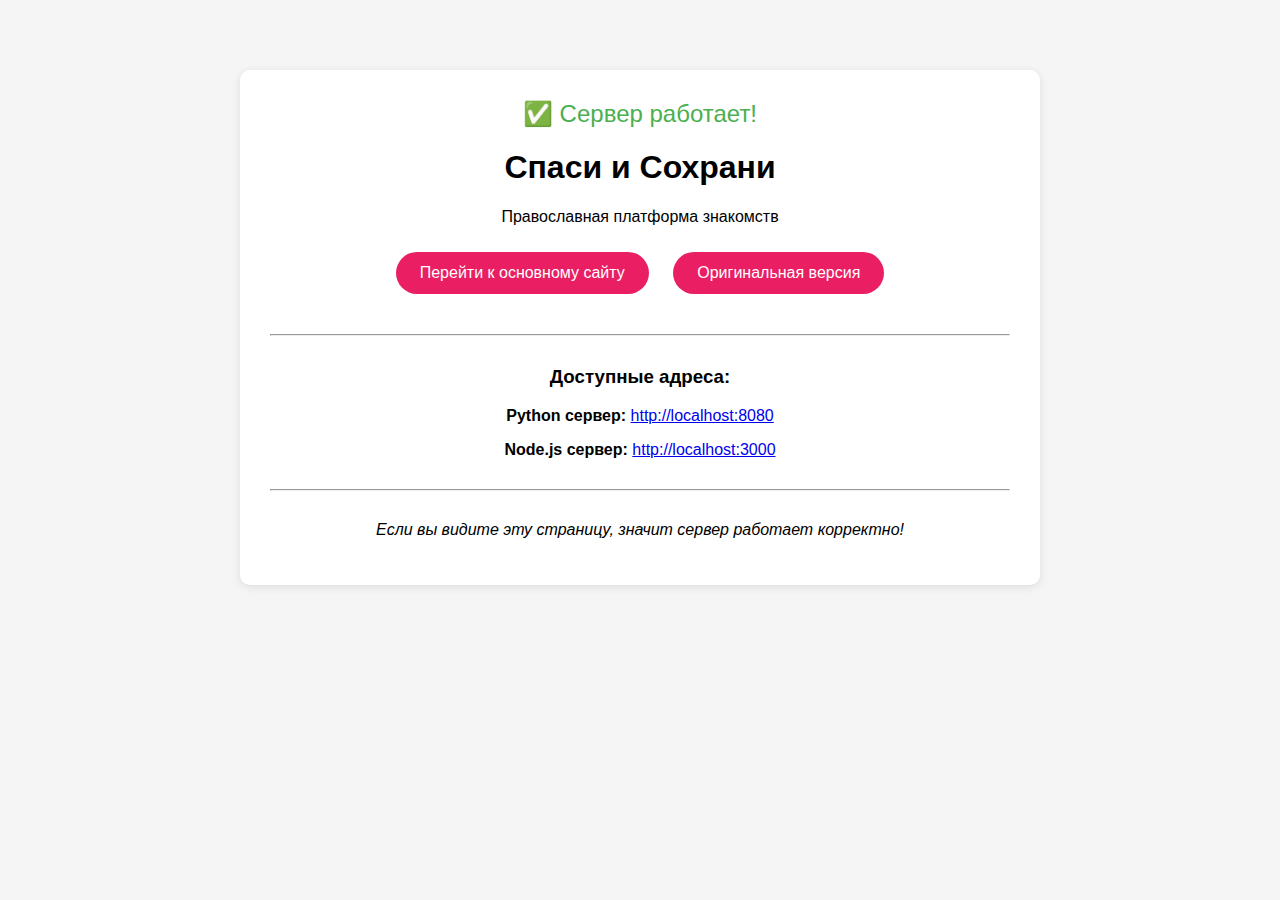
<file: test.html>
<!DOCTYPE html>
<html lang="ru">
<head>
    <meta charset="UTF-8">
    <meta name="viewport" content="width=device-width, initial-scale=1.0">
    <title>Тест сервера</title>
    <style>
        body {
            font-family: Arial, sans-serif;
            max-width: 800px;
            margin: 50px auto;
            padding: 20px;
            background: #f5f5f5;
        }
        .card {
            background: white;
            padding: 30px;
            border-radius: 10px;
            box-shadow: 0 2px 10px rgba(0,0,0,0.1);
            text-align: center;
        }
        .success {
            color: #4caf50;
            font-size: 24px;
            margin-bottom: 20px;
        }
        .btn {
            background: #e91e63;
            color: white;
            padding: 12px 24px;
            border: none;
            border-radius: 25px;
            font-size: 16px;
            cursor: pointer;
            text-decoration: none;
            display: inline-block;
            margin: 10px;
        }
        .btn:hover {
            background: #d81b60;
        }
    </style>
</head>
<body>
    <div class="card">
        <div class="success">✅ Сервер работает!</div>
        <h1>Спаси и Сохрани</h1>
        <p>Православная платформа знакомств</p>
        
        <a href="index.html" class="btn">Перейти к основному сайту</a>
        <a href="orthodox-dating-unified (6).html" class="btn">Оригинальная версия</a>
        
        <hr style="margin: 30px 0;">
        
        <h3>Доступные адреса:</h3>
        <p><strong>Python сервер:</strong> <a href="http://localhost:8080" target="_blank">http://localhost:8080</a></p>
        <p><strong>Node.js сервер:</strong> <a href="http://localhost:3000" target="_blank">http://localhost:3000</a></p>
        
        <hr style="margin: 30px 0;">
        
        <p><em>Если вы видите эту страницу, значит сервер работает корректно!</em></p>
    </div>
    
    <script>
        console.log('✅ Тестовая страница загружена успешно!');
        console.log('🌐 Попробуйте перейти по ссылкам выше');
    </script>
</body>
</html>
</file>
